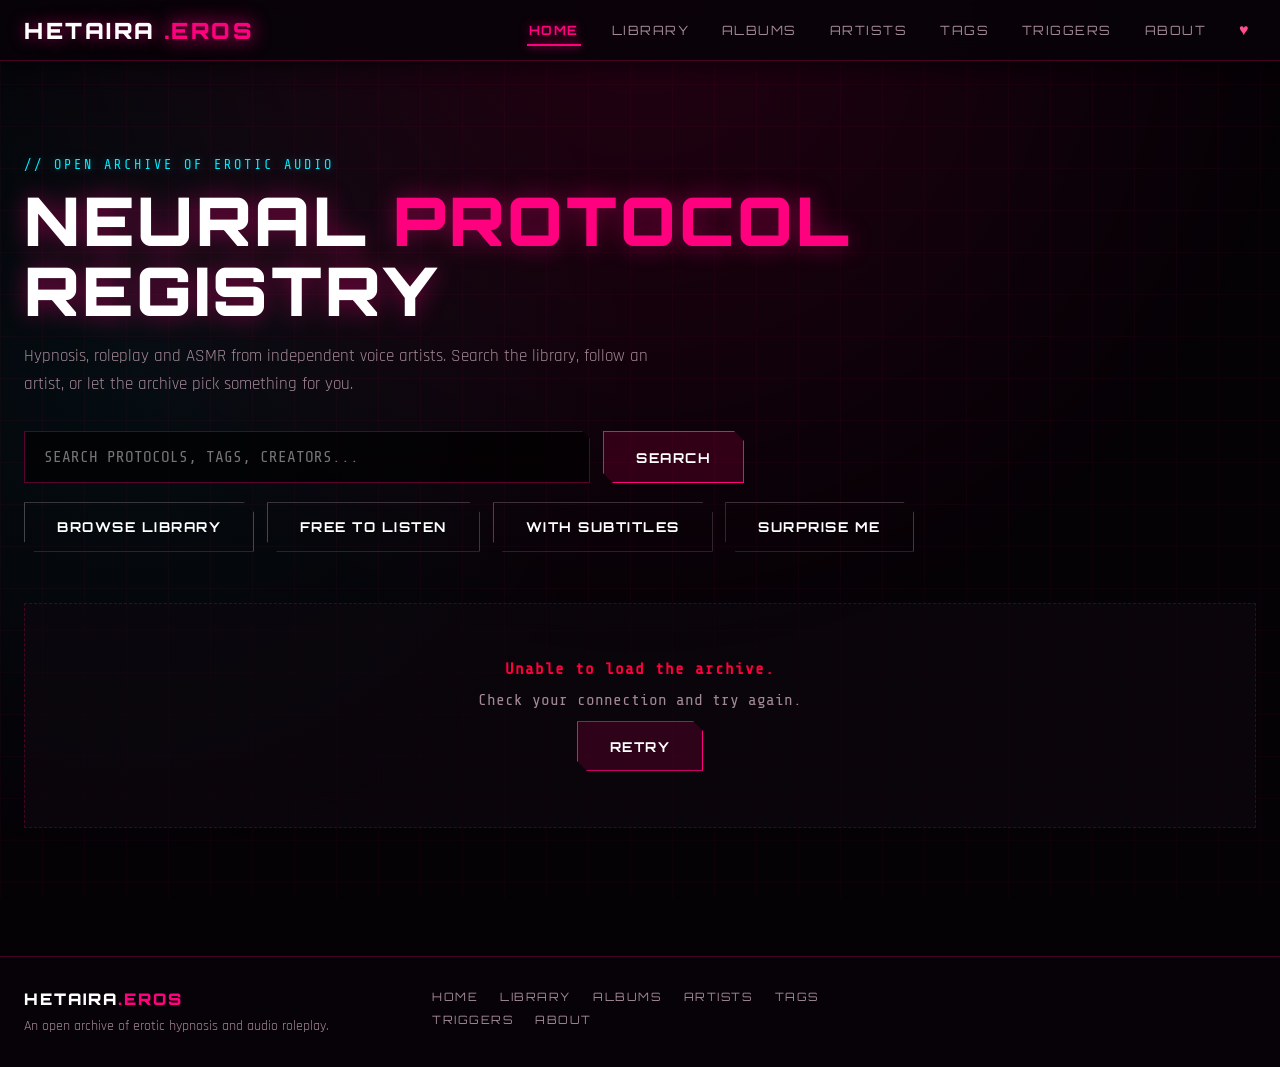
<file: index.html>
<!DOCTYPE html>
<html lang="en">
<head>
  <meta charset="UTF-8">
  <meta name="viewport" content="width=device-width, initial-scale=1.0">
  <meta name="theme-color" content="#060308">
  <link rel="preconnect" href="https://fonts.googleapis.com">
  <link rel="preconnect" href="https://fonts.gstatic.com" crossorigin>
  <link href="https://fonts.googleapis.com/css2?family=Orbitron:wght@500;700;900&family=Rajdhani:wght@500;600;700&family=Share+Tech+Mono&display=swap" rel="stylesheet">
  <link rel="stylesheet" href="stylesheet.css">
  <title>HETAIRA.EROS // Erotic audio archive</title>
  <meta name="description" content="An open archive of erotic hypnosis and audio roleplay: browse by artist, album, tag and trigger.">
  <meta property="og:title" content="HETAIRA.EROS">
  <meta property="og:description" content="An open archive of erotic hypnosis and audio roleplay.">
</head>
<body data-nav="home">
  <div class="container">
    <section class="hero">
      <div class="hero-eyebrow">// OPEN ARCHIVE OF EROTIC AUDIO</div>
      <h1>Neural <span>Protocol</span><br>Registry</h1>
      <p>Hypnosis, roleplay and ASMR from independent voice artists. Search the library, follow an artist, or let the archive pick something for you.</p>
      <form class="hero-search" action="library.html" role="search">
        <input class="search-input" type="search" name="q" placeholder="SEARCH PROTOCOLS, TAGS, CREATORS..." autocomplete="off" aria-label="Search the archive">
        <button class="cyber-btn" type="submit">SEARCH</button>
      </form>
      <div class="hero-actions">
        <a class="cyber-btn btn-ghost" href="library.html">BROWSE LIBRARY</a>
        <a class="cyber-btn btn-ghost" href="library.html?tier=FREE">FREE TO LISTEN</a>
        <a class="cyber-btn btn-ghost" href="library.html?cc=1">WITH SUBTITLES</a>
        <button class="cyber-btn btn-ghost" type="button" id="surprise">SURPRISE ME</button>
      </div>
      <div class="stat-row" id="statRow"></div>
    </section>

    <div id="homeSections"><div class="rail"><div class="cyber-card skeleton"><div class="sk-cover"></div><div class="sk-line"></div><div class="sk-line short"></div></div><div class="cyber-card skeleton"><div class="sk-cover"></div><div class="sk-line"></div><div class="sk-line short"></div></div><div class="cyber-card skeleton"><div class="sk-cover"></div><div class="sk-line"></div><div class="sk-line short"></div></div><div class="cyber-card skeleton"><div class="sk-cover"></div><div class="sk-line"></div><div class="sk-line short"></div></div></div></div>
  </div>
  <script src="config.js"></script>
  <script src="common.js"></script>
  <script src="listing.js"></script>
  <script>
    const { esc } = H;
    const section = (title, link, inner) => `
      <div class="section-head"><h2>${title}</h2>${link ? `<a href="${link[0]}">${link[1]} &rarr;</a>` : ''}</div>${inner}`;
    const rail = (cards, cls = '') => `<div class="rail ${cls}">${cards.join('')}</div>`;
    const shuffle = a => { a = [...a]; for (let i = a.length - 1; i > 0; i--) { const j = Math.floor(Math.random() * (i + 1)); [a[i], a[j]] = [a[j], a[i]]; } return a; };

    document.addEventListener('DOMContentLoaded', async () => {
      const root = H.$('#homeSections');
      try {
        const [cat, albums] = await Promise.all([H.loadCatalog(), H.albumIndex().catch(() => [])]);
        const items = cat.items;
        const playable = items.filter(r => r.audio);

        // numbers
        const tagCounts = new Map(), trigCounts = new Map(), artistCounts = new Map();
        for (const r of items) {
          new Set([r.tag, ...r.tags].filter(Boolean)).forEach(t => tagCounts.set(t, (tagCounts.get(t) || 0) + 1));
          r.triggers.forEach(t => trigCounts.set(t, (trigCounts.get(t) || 0) + 1));
          r.artistUuids.forEach(u => artistCounts.set(u, (artistCounts.get(u) || 0) + 1));
        }
        const top = (m, n) => [...m.entries()].sort((a, b) => b[1] - a[1] || a[0].localeCompare(b[0])).slice(0, n);
        const tile = (n, l) => `<div class="stat-tile"><b>${n}</b><span>${l}</span></div>`;
        H.$('#statRow').innerHTML = tile(items.length, 'protocols') + tile(artistCounts.size, 'artists') + tile(albums.length, 'albums') + tile(tagCounts.size, 'tags') +
          tile(items.filter(r => r.audio && r.vtt).length, 'with subtitles');

        let html = '';
        const recent = H.recent.list().map(u => cat.byUuid.get(u)).filter(Boolean).slice(0, 12);
        if (recent.length) html += section('Continue <span>listening</span>', null, rail(recent.map(r => H.recordCard(r))));
        html += section('Latest <span>releases</span>', ['library.html', 'View all'], rail([...items].sort(H.sorters.newest).slice(0, 12).map(r => H.recordCard(r))));
        if (albums.length) html += section('<span>Albums</span>', ['albums.html', 'All albums'], rail(albums.slice(0, 14).map(H.albumCard), 'albums'));
        const withCc = shuffle(items.filter(r => r.audio && r.vtt)).slice(0, 10);
        if (withCc.length) html += section('Listen <span>along</span> · synced subtitles', ['library.html?cc=1', 'All with subtitles'], rail(withCc.map(r => H.recordCard(r))));
        html += section('Popular <span>tags</span>', ['tags.html', 'All tags'], `<div class="chips">${top(tagCounts, 20).map(([t, n]) => `<a class="chip" href="${H.tagUrl(t)}">#${esc(t)} <b>${n}</b></a>`).join('')}</div>`);
        if (trigCounts.size) html += section('<span>Triggers</span>', ['triggers.html', 'All triggers'], `<div class="chips">${top(trigCounts, 14).map(([t, n]) => `<a class="chip trigger" href="${H.triggerUrl(t)}">⚡${esc(t)} <b>${n}</b></a>`).join('')}</div>`);
        const artists = cat.artists.filter(a => artistCounts.get(a.uuid)).sort((a, b) => artistCounts.get(b.uuid) - artistCounts.get(a.uuid));
        if (artists.length) html += section('<span>Artists</span>', ['artists.html', 'All artists'], rail(artists.map(a => H.artistCard(a, artistCounts.get(a.uuid))), 'artists'));
        const free = shuffle(playable.filter(r => r._free)).slice(0, 10);
        if (free.length) html += section('Free <span>to listen</span>', ['library.html?tier=FREE', 'All free'], rail(free.map(r => H.recordCard(r))));
        root.innerHTML = html;

        H.$('#surprise').addEventListener('click', () => {
          const pick = playable[Math.floor(Math.random() * playable.length)];
          if (pick) location.href = H.detailUrl(pick); else H.toast('Nothing playable yet');
        });
      } catch (err) {
        console.error(err);
        root.innerHTML = H.errorBox('Unable to load the archive.', 'Check your connection and try again.');
      }
    });
  </script>
</body>
</html>
</file>
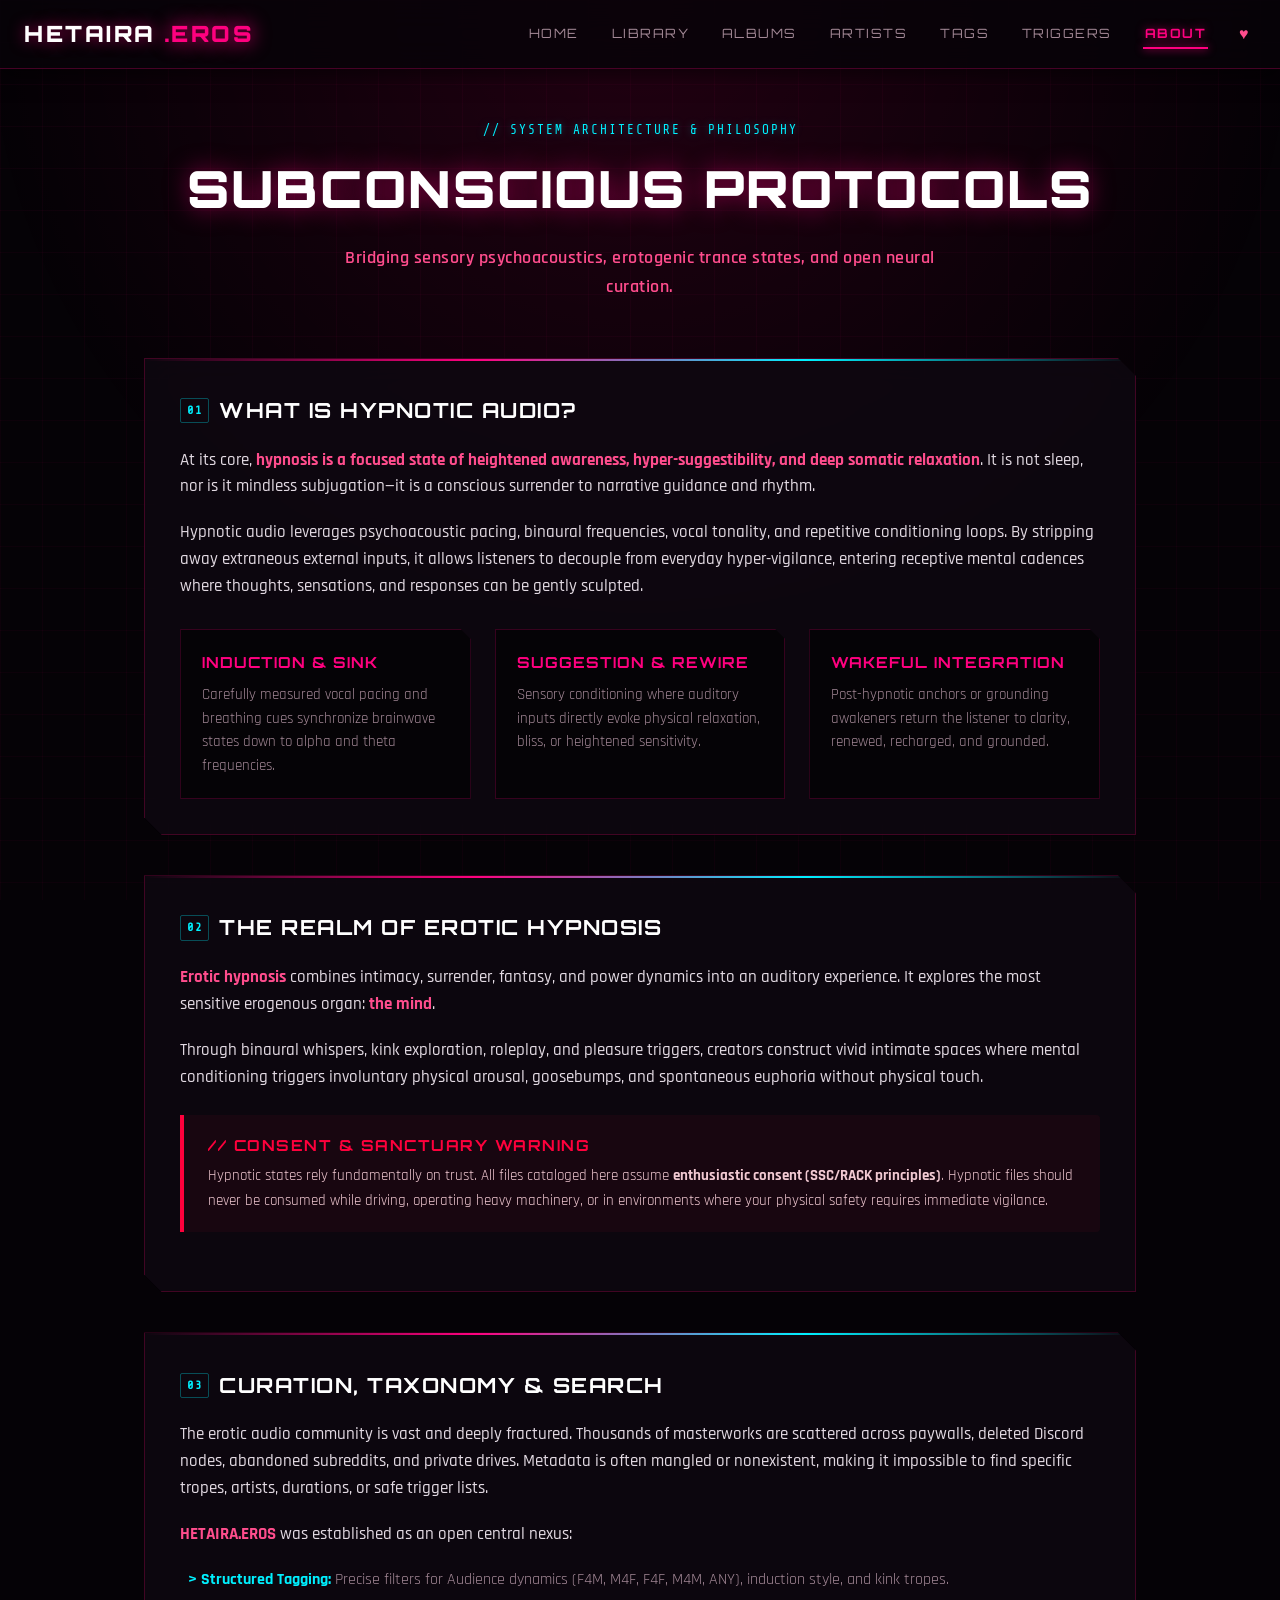
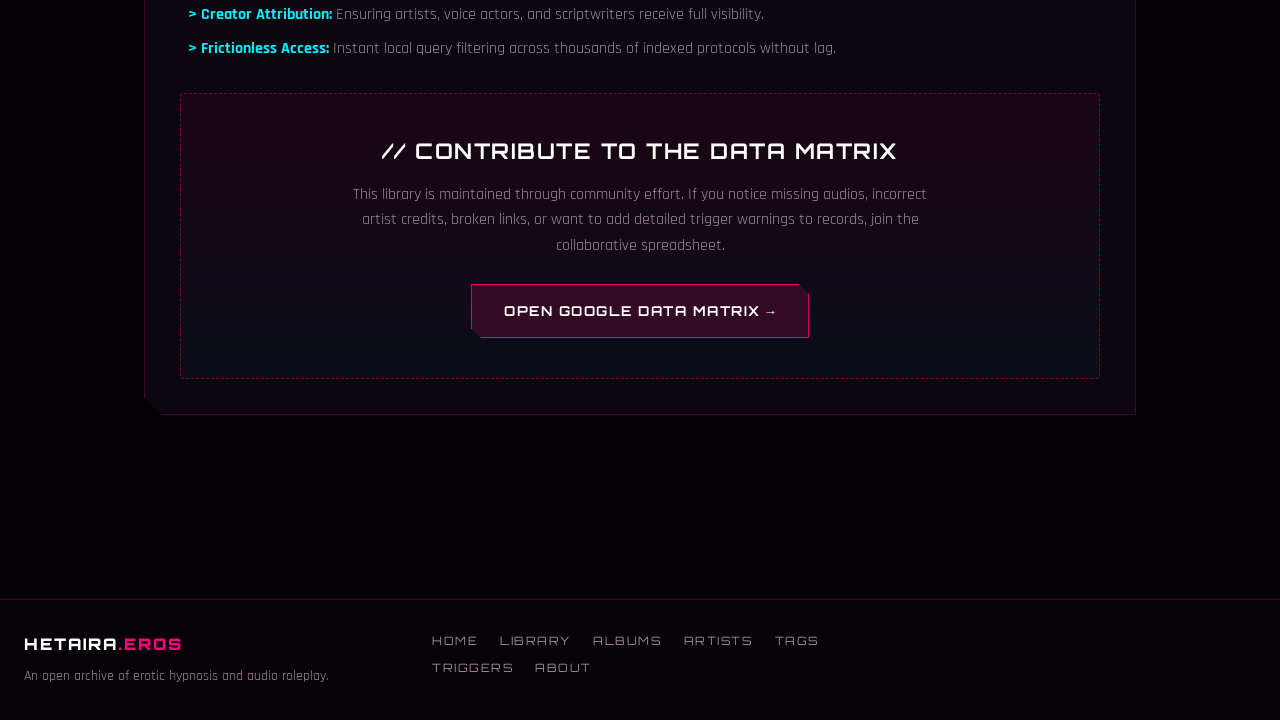
<file: about.html>
<!DOCTYPE html>
<html lang="en">
<head>
  <meta charset="UTF-8">
  <meta name="viewport" content="width=device-width, initial-scale=1.0">
  <meta name="theme-color" content="#060308">
  <title>ABOUT // HETAIRA.EROS ARCHIVE PROTOCOLS</title>
  <meta name="description" content="What the archive is, how it works and how to contribute.">
  
  <link rel="preconnect" href="https://fonts.googleapis.com">
  <link rel="preconnect" href="https://fonts.gstatic.com" crossorigin>
  <link href="https://fonts.googleapis.com/css2?family=Orbitron:wght@500;700;900&family=Rajdhani:wght@500;600;700&family=Share+Tech+Mono&display=swap" rel="stylesheet">

  
  <link rel="stylesheet" href="stylesheet.css">
  <style>
    body {
      background-color: var(--bg);
      color: var(--text-main);
      font-family: var(--font-body);
      min-height: 100vh;
      position: relative;
      overflow-x: hidden;
      line-height: 1.6;
    }
    
    body::before {
      content: "";
      position: fixed;
      inset: 0;
      background-image: radial-gradient(circle at 50% 0%, rgba(255, 0, 110, 0.12) 0%, transparent 60%), linear-gradient(to right, rgba(255, 0, 127, 0.035) 1px, transparent 1px), linear-gradient(to bottom, rgba(255, 0, 127, 0.035) 1px, transparent 1px);
      background-size: 100% 100%, 42px 42px, 42px 42px;
      pointer-events: none;
      z-index: 0;
    }
    
    .container {
      position: relative;
      z-index: 1;
      max-width: 1040px;
      margin: 0 auto;
      padding: 3rem 1.5rem 6rem;
    }
    
    .section-title {
      font-family: var(--font-display);
      font-size: 1.3rem;
      font-weight: 700;
      color: #fff;
      letter-spacing: 1.5px;
      margin-bottom: 1.2rem;
      display: flex;
      align-items: center;
      gap: 10px;
    }
    
    @media (max-width: 820px) {
      .nav-container {
        flex-direction: column;
        gap: 1rem;
        padding: 1rem;
      }
    }
  </style>
</head>
<body data-nav="about">

  <main class="container">
    
    <!-- Hero / Title -->
    <header class="about-header">
      <div class="header-badge">// SYSTEM ARCHITECTURE & PHILOSOPHY</div>
      <h1 class="header-title">SUBCONSCIOUS PROTOCOLS</h1>
      <p class="header-subtitle">
        Bridging sensory psychoacoustics, erotogenic trance states, and open neural curation.
      </p>
    </header>

    <!-- 01: The Nature of Hypnosis & Audio Induction -->
    <section class="manifesto-section">
      <h2 class="section-title">
        <span class="tag">01</span> WHAT IS HYPNOTIC AUDIO?
      </h2>
      <p class="manifesto-text">
        At its core, <strong>hypnosis is a focused state of heightened awareness, hyper-suggestibility, and deep somatic relaxation</strong>. It is not sleep, nor is it mindless subjugation—it is a conscious surrender to narrative guidance and rhythm.
      </p>
      <p class="manifesto-text">
        Hypnotic audio leverages psychoacoustic pacing, binaural frequencies, vocal tonality, and repetitive conditioning loops. By stripping away extraneous external inputs, it allows listeners to decouple from everyday hyper-vigilance, entering receptive mental cadences where thoughts, sensations, and responses can be gently sculpted.
      </p>

      <div class="pillar-grid">
        <div class="pillar-card">
          <h3>INDUCTION & SINK</h3>
          <p>Carefully measured vocal pacing and breathing cues synchronize brainwave states down to alpha and theta frequencies.</p>
        </div>
        <div class="pillar-card">
          <h3>SUGGESTION & REWIRE</h3>
          <p>Sensory conditioning where auditory inputs directly evoke physical relaxation, bliss, or heightened sensitivity.</p>
        </div>
        <div class="pillar-card">
          <h3>WAKEFUL INTEGRATION</h3>
          <p>Post-hypnotic anchors or grounding awakeners return the listener to clarity, renewed, recharged, and grounded.</p>
        </div>
      </div>
    </section>

    <!-- 02: Erotic Hypnosis & Mind Play -->
    <section class="manifesto-section">
      <h2 class="section-title">
        <span class="tag">02</span> THE REALM OF EROTIC HYPNOSIS
      </h2>
      <p class="manifesto-text">
        <strong>Erotic hypnosis</strong> combines intimacy, surrender, fantasy, and power dynamics into an auditory experience. It explores the most sensitive erogenous organ: <strong>the mind</strong>.
      </p>
      <p class="manifesto-text">
        Through binaural whispers, kink exploration, roleplay, and pleasure triggers, creators construct vivid intimate spaces where mental conditioning triggers involuntary physical arousal, goosebumps, and spontaneous euphoria without physical touch.
      </p>

      <div class="safety-box">
        <h4>// CONSENT & SANCTUARY WARNING</h4>
        <p>
          Hypnotic states rely fundamentally on trust. All files cataloged here assume <strong>enthusiastic consent (SSC/RACK principles)</strong>. Hypnotic files should never be consumed while driving, operating heavy machinery, or in environments where your physical safety requires immediate vigilance.
        </p>
      </div>
    </section>

    <!-- 03: Why this Archive Exists -->
    <section class="manifesto-section">
      <h2 class="section-title">
        <span class="tag">03</span> CURATION, TAXONOMY & SEARCH
      </h2>
      <p class="manifesto-text">
        The erotic audio community is vast and deeply fractured. Thousands of masterworks are scattered across paywalls, deleted Discord nodes, abandoned subreddits, and private drives. Metadata is often mangled or nonexistent, making it impossible to find specific tropes, artists, durations, or safe trigger lists.
      </p>
      <p class="manifesto-text">
        <strong>HETAIRA.EROS</strong> was established as an open central nexus:
      </p>
      <ul style="list-style: none; padding-left: 0.5rem; color: var(--text-muted); font-size: 0.98rem; display: flex; flex-direction: column; gap: 0.6rem;">
        <li><strong style="color:var(--cyber-cyan);">&gt; Structured Tagging:</strong> Precise filters for Audience dynamics (F4M, M4F, F4F, M4M, ANY), induction style, and kink tropes.</li>
        <li><strong style="color:var(--cyber-cyan);">&gt; Creator Attribution:</strong> Ensuring artists, voice actors, and scriptwriters receive full visibility.</li>
        <li><strong style="color:var(--cyber-cyan);">&gt; Frictionless Access:</strong> Instant local query filtering across thousands of indexed protocols without lag.</li>
      </ul>

      <!-- Contribution Call -->
      <div class="contribution-box">
        <h3 class="contrib-title">// CONTRIBUTE TO THE DATA MATRIX</h3>
        <p class="contrib-desc">
          This library is maintained through community effort. If you notice missing audios, incorrect artist credits, broken links, or want to add detailed trigger warnings to records, join the collaborative spreadsheet.
        </p>
        <a href="https://docs.google.com/spreadsheets/d/1Rjna5Z7m_To7CYBQjItCk1os1DwcupwoTOn9CGrB0u8/edit" 
           target="_blank" 
           rel="noopener noreferrer" 
           class="cyber-btn">
          OPEN GOOGLE DATA MATRIX &rarr;
        </a>
      </div>
    </section>

  </main>

  <script>
    console.log("Hypnosis Archive Manifesto loaded. Stay safe and stay curious.");
  </script>
<script src="config.js"></script>
  <script src="common.js"></script>
</body>
</html>
</file>
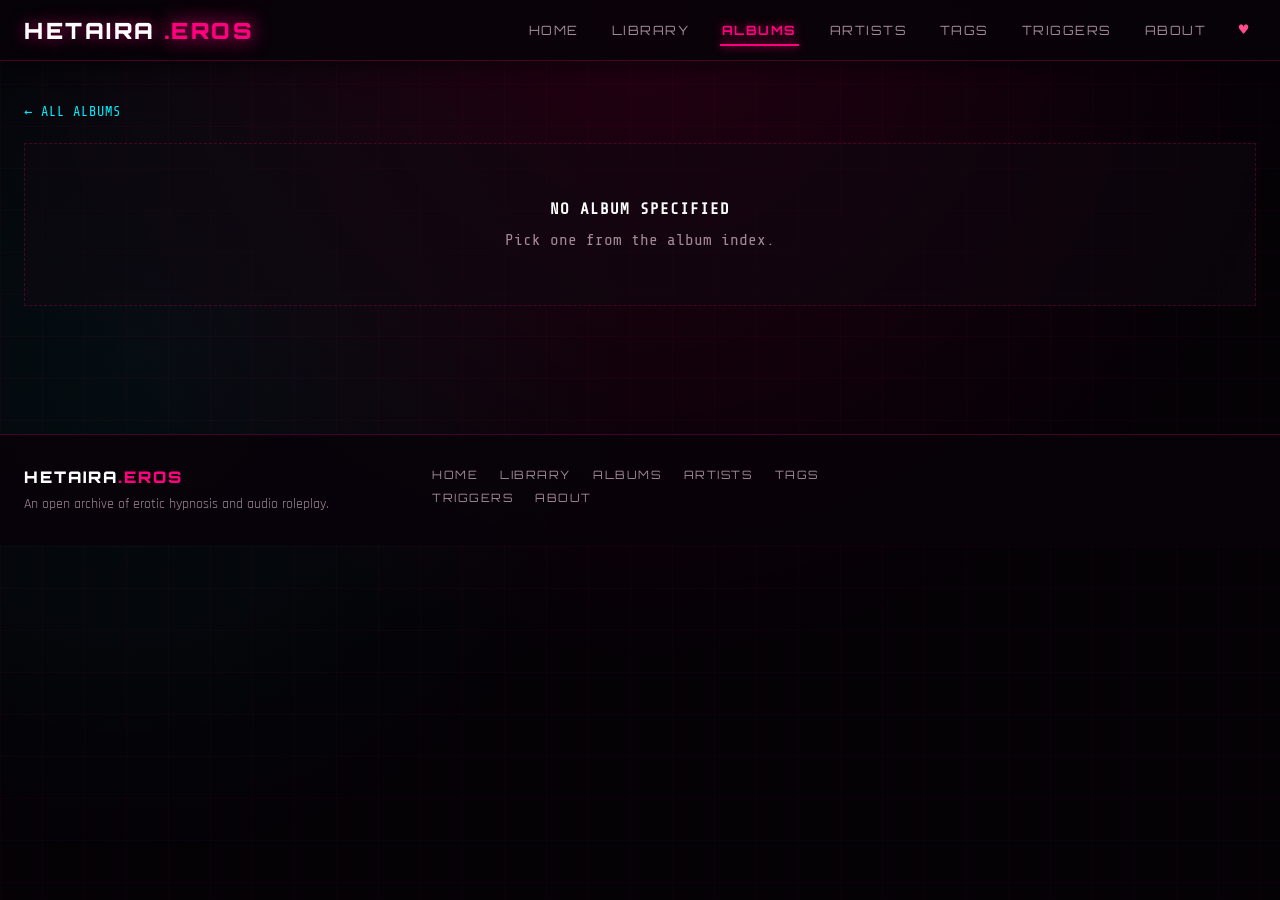
<file: album.html>
<!DOCTYPE html>
<html lang="en">
<head>
  <meta charset="UTF-8">
  <meta name="viewport" content="width=device-width, initial-scale=1.0">
  <meta name="theme-color" content="#060308">
  <link rel="preconnect" href="https://fonts.googleapis.com">
  <link rel="preconnect" href="https://fonts.gstatic.com" crossorigin>
  <link href="https://fonts.googleapis.com/css2?family=Orbitron:wght@500;700;900&family=Rajdhani:wght@500;600;700&family=Share+Tech+Mono&display=swap" rel="stylesheet">
  <link rel="stylesheet" href="stylesheet.css">
  <title>Album // HETAIRA.EROS</title>
  <style>
    .album-hero { display: grid; grid-template-columns: 280px 1fr; gap: 2rem; align-items: end; margin-bottom: 2rem; }
    .album-hero .album-art { aspect-ratio: 1; background: #0d0610; border: 1px solid var(--card-border); overflow: hidden; position: relative; clip-path: polygon(0 0, calc(100% - 18px) 0, 100% 18px, 100% 100%, 0 100%); }
    .album-hero .album-art img { width: 100%; height: 100%; object-fit: cover; }
    .album-hero h1 { font-family: var(--font-display); font-size: clamp(1.6rem, 4vw, 2.6rem); letter-spacing: 2px; color: #fff; text-transform: uppercase; text-shadow: 0 0 20px rgba(255, 0, 127, .4); line-height: 1.15; margin: .4rem 0 .8rem; }
    .album-hero .by { color: var(--text-muted); } .album-hero .by a { color: var(--blush-glow); text-decoration: none; font-weight: 600; } .album-hero .by a:hover { text-decoration: underline; }
    .album-meta { font-family: var(--font-mono); font-size: .8rem; color: var(--cyber-cyan); letter-spacing: 1px; margin: .8rem 0 1.2rem; }
    @media (max-width: 700px) { .album-hero { grid-template-columns: 1fr; } .album-hero .album-art { max-width: 280px; } }
  </style>
</head>
<body data-nav="albums">
  <div class="container" id="mainContainer">
    <a href="albums.html" class="back-nav">&larr; ALL ALBUMS</a>
    <div id="albumBody"><div class="state-box">LOADING ALBUM...</div></div>
  </div>
  <script src="config.js"></script>
  <script src="common.js"></script>
  <script src="listing.js"></script>
  <script>
    const { esc } = H;
    document.addEventListener('DOMContentLoaded', async () => {
      const box = H.$('#albumBody');
      const slug = H.q('album');
      if (!slug) { box.innerHTML = H.emptyBox('NO ALBUM SPECIFIED', 'Pick one from the album index.'); return; }
      try {
        const cat = await H.loadCatalog();
        let album;
        try { album = await H.albumFile(slug); } catch (e) { box.innerHTML = H.emptyBox('ALBUM NOT FOUND', 'It may have been renamed or removed.'); return; }
        const rows = album.tracks.map(t => ({ t, r: cat.byUuid.get(t.uuid) })).filter(x => x.r && (!x.r.status || x.r.status === 'ACTIVE'));
        const artist = cat.artistByUuid.get(album.artistUuid);
        const total = rows.reduce((s, x) => s + (x.r.dur || 0), 0);
        const playable = rows.find(x => x.r.audio);
        document.title = album.title + ' // HETAIRA.EROS';
        box.innerHTML = `
          <div class="album-hero">
            <div class="album-art">${H.coverImg({ artistUuid: album.artistUuid, cover: album.cover }, '', album.title)}</div>
            <div>
              <div class="hero-eyebrow">// ALBUM</div>
              <h1>${esc(album.title)}</h1>
              <div class="by">By ${artist ? `<a href="${H.artistUrl(artist)}">${esc(artist.name)}</a>` : esc(album.artist)}</div>
              <div class="album-meta">${H.plural(rows.length, 'track')}${total ? ' · ' + H.fmtDur(total) : ''}${album.releaseDate ? ' · ' + esc(album.releaseDate.slice(0, 4)) : ''}</div>
              <div class="hero-actions">
                ${playable ? `<a class="cyber-btn" href="${H.detailUrl(playable.r)}">&#9654; START LISTENING</a>` : ''}
                <button type="button" class="cyber-btn btn-ghost" id="shareBtn">COPY LINK</button>
              </div>
            </div>
          </div>
          <ol class="tracklist">${rows.map(({ t, r }, i) => `
            <li><span class="n">${t.track || i + 1}</span>
              <a class="t" href="${H.detailUrl(r)}">${esc(r.title)}${r.variant && r.variant !== 'ORIGINAL' ? ` <small>[${esc(r.variant)}]</small>` : ''}</a>
              <span class="vt">${r.audio && r.vtt ? 'CC' : ''}</span><span class="d">${r.dur ? H.fmtDur(r.dur) : ''}</span></li>`).join('')}</ol>`;
        H.$('#shareBtn').addEventListener('click', () => (navigator.clipboard ? navigator.clipboard.writeText(location.href).then(() => H.toast('Link copied'), () => H.toast('Copy not available')) : H.toast('Copy not available')));
      } catch (err) { console.error(err); box.innerHTML = H.errorBox('Unable to load this album.'); }
    });
  </script>
</body>
</html>
</file>
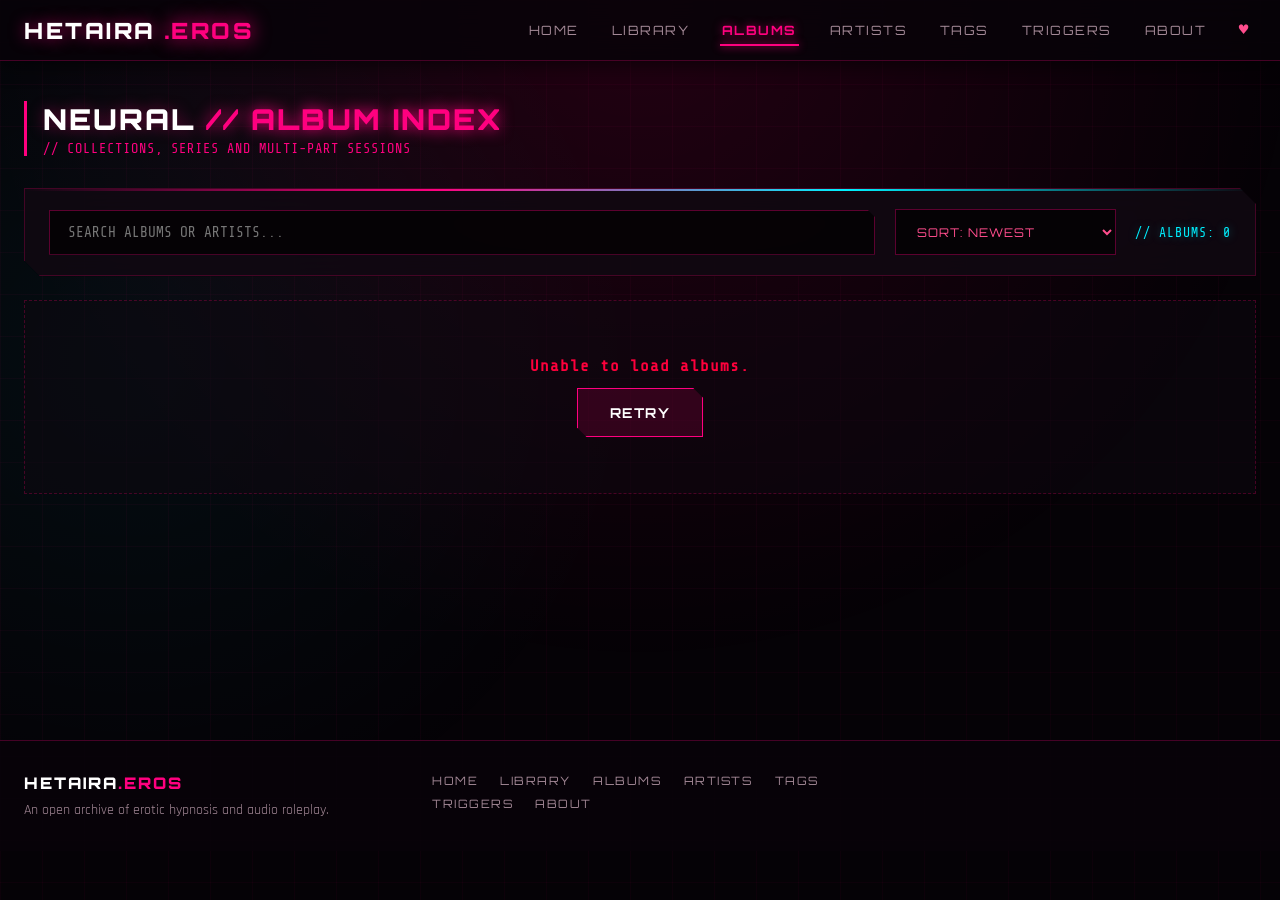
<file: albums.html>
<!DOCTYPE html>
<html lang="en">
<head>
  <meta charset="UTF-8">
  <meta name="viewport" content="width=device-width, initial-scale=1.0">
  <meta name="theme-color" content="#060308">
  <link rel="preconnect" href="https://fonts.googleapis.com">
  <link rel="preconnect" href="https://fonts.gstatic.com" crossorigin>
  <link href="https://fonts.googleapis.com/css2?family=Orbitron:wght@500;700;900&family=Rajdhani:wght@500;600;700&family=Share+Tech+Mono&display=swap" rel="stylesheet">
  <link rel="stylesheet" href="stylesheet.css">
  <title>Albums // HETAIRA.EROS</title>
  <meta name="description" content="Collections and series from the archive's artists.">
</head>
<body data-nav="albums">
  <div class="container">
    <header class="page-header">
      <h1 class="page-title">NEURAL <span>// ALBUM INDEX</span></h1>
      <p class="page-subtitle">// COLLECTIONS, SERIES AND MULTI-PART SESSIONS</p>
    </header>
    <div class="filter-bar">
      <div class="search-input-wrap">
        <input type="search" id="searchInput" class="search-input" placeholder="SEARCH ALBUMS OR ARTISTS..." autocomplete="off" aria-label="Search albums">
      </div>
      <div class="filter-dropdowns">
        <select id="sortSelect" class="cyber-select" aria-label="Sort albums">
          <option value="NEW">SORT: NEWEST</option><option value="COUNT_DESC">SORT: MOST TRACKS</option>
          <option value="NAME_ASC">SORT: TITLE (A-Z)</option><option value="NAME_DESC">SORT: TITLE (Z-A)</option>
        </select>
      </div>
      <div class="count-indicator" id="resultsCount">// ALBUMS: 0</div>
    </div>
    <main class="albums-grid" id="albumsGrid"></main>
    <div id="scrollTrigger"></div>
  </div>
  <script src="config.js"></script>
  <script src="common.js"></script>
  <script src="listing.js"></script>
  <script>
    document.addEventListener('DOMContentLoaded', async () => {
      const grid = H.$('#albumsGrid'), sentinel = H.$('#scrollTrigger');
      try {
        await H.loadCatalog();                       // also warms the version/cache for the pages that follow
        const albums = await H.albumIndex();
        H.listPage({
          items: albums, gridEl: grid, sentinel, searchEl: H.$('#searchInput'), sortEl: H.$('#sortSelect'), countEl: H.$('#resultsCount'), countLabel: 'ALBUMS',
          text: a => a.title + ' ' + a.artist, render: H.albumCard, size: 24, empty: 'No albums yet.', end: '// END OF ALBUMS',
          sorters: {
            NEW: (a, b) => String(b.releaseDate).localeCompare(String(a.releaseDate)) || a.title.localeCompare(b.title),
            COUNT_DESC: (a, b) => b.count - a.count || a.title.localeCompare(b.title),
            NAME_ASC: (a, b) => a.title.localeCompare(b.title), NAME_DESC: (a, b) => b.title.localeCompare(a.title)
          }
        });
      } catch (err) { console.error(err); grid.innerHTML = H.errorBox('Unable to load albums.'); }
    });
  </script>
</body>
</html>
</file>
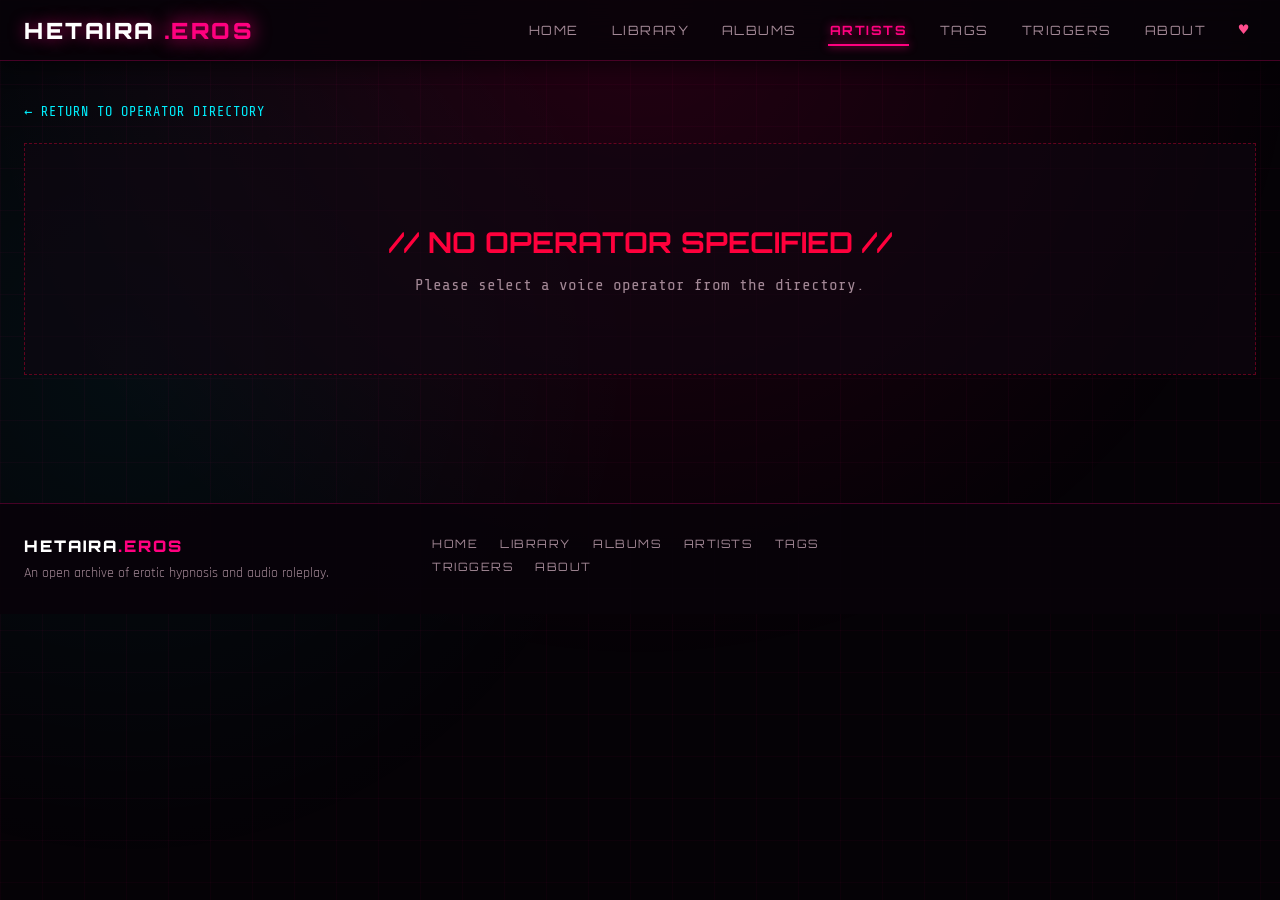
<file: artist.html>
<!DOCTYPE html>
<html lang="en">
<head>
  <meta charset="UTF-8">
  <meta name="viewport" content="width=device-width, initial-scale=1.0">
  <meta name="theme-color" content="#060308">
  <title>HETAIRA.EROS // OPERATOR PROFILE</title>
  
  <link rel="preconnect" href="https://fonts.googleapis.com">
  <link rel="preconnect" href="https://fonts.gstatic.com" crossorigin>
  <link href="https://fonts.googleapis.com/css2?family=Orbitron:wght@500;700;900&family=Rajdhani:wght@500;600;700&family=Share+Tech+Mono&display=swap" rel="stylesheet">

  
  <link rel="stylesheet" href="stylesheet.css">
</head>
<body data-nav="artists">

  <div class="container" id="mainContainer">
    <a href="artists.html" class="back-nav">&larr; RETURN TO OPERATOR DIRECTORY</a>

    <!-- Hero Dossier Banner -->
    <header class="dossier-hero">
      <div class="artist-avatar" id="artistAvatar"></div>
      <div class="hero-topline">
        <span class="artist-hex-id" id="artistHexIndicator">// OPERATOR_RECORD</span>
        <div class="system-status">
          <span class="pulse-pip"></span>
          OPERATOR DOSSIER ACTIVE
        </div>
      </div>

      <h1 class="artist-main-title">
        <span id="targetArtistName">OPERATOR</span>
      </h1>

      <p class="artist-main-description" id="targetArtistDescription">
        Accessing operator neural telemetry and audio attribution files...
      </p>

      <div class="aliases-list" id="artistAliases"></div>
      <div id="artistExternalUplink"></div>

      <!-- Dynamic Telemetry Stat HUD -->
      <div class="telemetry-grid">
        <div class="telemetry-cell">
          <span class="telemetry-label">INDEXED PROTOCOLS</span>
          <span class="telemetry-value cyan" id="statFiles">0</span>
        </div>
        <div class="telemetry-cell">
          <span class="telemetry-label">PRIMARY AUDIENCE</span>
          <span class="telemetry-value pink" id="statAudience">ANY</span>
        </div>
        <div class="telemetry-cell">
          <span class="telemetry-label">SYSTEM DESIGNATION</span>
          <span class="telemetry-value gold" id="statPrefix">EROS-OP</span>
        </div>
        <div class="telemetry-cell">
          <span class="telemetry-label">TOTAL RUNTIME</span>
          <span class="telemetry-value" id="statDuration">--:--</span>
        </div>
      </div>
    </header>

    <!-- Cross-Index Interlock Columns -->
    <section class="correlation-layout">
      <!-- Associated Tags -->
      <div class="correlation-card">
        <div class="correlation-header">
          <h2 class="correlation-title"><span>✦</span> ASSOCIATED TAGS</h2>
          <span class="correlation-meta" id="tagsCountMeta">0 IDENTIFIED</span>
        </div>
        <div class="pill-matrix" id="assoTagsContainer"></div>
      </div>

      <!-- Co-Occurring Triggers -->
      <div class="correlation-card">
        <div class="correlation-header">
          <h2 class="correlation-title"><span>⚡</span> CO-OCCURRING TRIGGERS</h2>
          <span class="correlation-meta" id="triggersCountMeta">0 INTERLOCKED</span>
        </div>
        <div class="pill-matrix" id="associatedTriggersContainer"></div>
      </div>
    </section>

    <section id="albumsSection" hidden>
      <div class="section-head"><h2>ALBUMS <span>&amp; SERIES</span></h2></div>
      <div class="rail albums" id="albumsRail"></div>
    </section>

    <!-- Files Section Header -->
    <div class="section-headline">
      <h2 class="section-title">ASSOCIATED <span>PROTOCOLS</span></h2>
      <div style="font-family: var(--font-mono); font-size: 0.85rem; color: var(--cyber-cyan);" id="matchedFilesMeta">
        [MATCHING PROTOCOLS: 0]
      </div>
    </div>

    <!-- Scoped Filter Panel -->
    <div class="filter-bar">
      <div class="search-input-wrap">
        <input type="text" id="searchInput" class="search-input" placeholder="SEARCH WITHIN THIS OPERATOR'S CATALOG..." autocomplete="off">
      </div>
      <div class="filter-dropdowns">
        <select id="audienceFilter" class="cyber-select" aria-label="Filter by Audience">
          <option value="ALL">AUDIENCE: ALL</option>
        </select>

        <select id="tierFilter" class="cyber-select" aria-label="Filter by Tier">
          <option value="ALL">TIER: ALL</option>
          <option value="FREE">FREE ONLY</option>
          <option value="PAID">PAID ONLY</option>
        </select>

        <select id="sortFilter" class="cyber-select" aria-label="Sort">
          <option value="newest">SORT: NEWEST</option><option value="oldest">SORT: OLDEST</option>
          <option value="az">SORT: TITLE A-Z</option><option value="longest">SORT: LONGEST</option>
        </select>
      </div>
      <label class="toggle"><input type="checkbox" id="ccFilter"> SUBTITLES</label>
      <div class="count-indicator" id="resultsCount">// LOADED: 0 RECORDS</div>
    </div>

    <div class="active-chips" id="activeChips"></div>
    <main class="cards-grid" id="cardsGrid"></main>
    <div id="scrollTrigger">// SCROLL FOR MORE PROTOCOLS...</div>
  </div>

  <script src="config.js"></script>
  <script src="common.js"></script>
  <script src="listing.js"></script>
  <script>
    const { esc } = H;
    const $ = id => document.getElementById(id);
    const GENDER = g => (g && g !== 'UNSPECIFIED' ? g : '');   // shown as stored: FEMALE, MALE, NON-BINARY, OTHER

    document.addEventListener('DOMContentLoaded', async () => {
      const want = H.q('a') || H.q('uuid') || H.q('aid') || H.q('artist') || H.q('slug');
      if (!want) return renderError('NO OPERATOR SPECIFIED', 'Please select a voice operator from the directory.');
      try {
        const cat = await H.loadCatalog();
        const artist = cat.artistBySlug.get(want) || cat.artistByUuid.get(want) || cat.artists.find(a => H.slugify(a.name) === H.slugify(want));
        if (!artist) return renderError('OPERATOR NOT FOUND', 'No profile matches that token in the registry.');
        const rows = cat.items.filter(r => r.artistUuids.includes(artist.uuid));

        header(artist, rows);
        // albums by this artist
        const albums = (await H.albumIndex().catch(() => [])).filter(a => a.artistUuid === artist.uuid);
        if (albums.length) { $('albumsSection').hidden = false; $('albumsRail').innerHTML = albums.map(H.albumCard).join(''); }

        const tags = H.tally(rows, r => [r.tag, ...r.tags].filter(Boolean).map(t => ({ key: H.slugify(t), label: t, href: H.tagUrl(t) })));
        $('tagsCountMeta').textContent = `${tags.length} IDENTIFIED`;
        H.pills($('assoTagsContainer'), tags.slice(0, 30).map(t => ({ ...t, icon: '#' })), 'NO TAGS INDEXED');
        const trigs = H.tally(rows, r => r.triggers.map(t => ({ key: H.slugify(t), label: t, href: H.triggerUrl(t) })));
        $('triggersCountMeta').textContent = `${trigs.length} INTERLOCKED`;
        H.pills($('associatedTriggersContainer'), trigs.map(t => ({ ...t, icon: '⚡', cls: 'trigger-chip' })), 'NO TRIGGERS INDEXED');

        H.recordBrowser({ rows, gridEl: $('cardsGrid'), sentinel: $('scrollTrigger'), searchEl: $('searchInput'), audienceEl: $('audienceFilter'), tierEl: $('tierFilter'), sortEl: $('sortFilter'),
          ccEl: $('ccFilter'), countEl: $('resultsCount'), matchedEl: $('matchedFilesMeta'), persist: true,
          initial: { q: H.q('q'), audience: H.q('audience'), tier: H.q('tier'), sort: H.q('sort'), cc: H.q('cc') }, extraParams: () => ({ a: artist.slug }) });
      } catch (err) { console.error(err); renderError('CRITICAL TELEMETRY READ ERROR', 'Unable to load this operator.'); }
    });

    function renderError(title, desc) {
      $('mainContainer').innerHTML = `<a href="artists.html" class="back-nav">&larr; RETURN TO OPERATOR DIRECTORY</a>
        <div class="empty-dossier"><h2 style="color:var(--crimson-lust); font-family:var(--font-display); font-size:1.8rem; margin-bottom:1rem;">// ${esc(title)} //</h2><p>${esc(desc)}</p></div>`;
    }

    function header(a, rows) {
      document.title = `${a.name} // HETAIRA.EROS`;
      $('targetArtistName').textContent = a.name;
      $('artistAvatar').innerHTML = H.avatarImg(a, 'artist-avatar-img');
      $('targetArtistDescription').innerHTML = (a.description || '').split(/\n{2,}/).filter(Boolean).map(p => `<span class="para">${esc(p.trim()).replace(/\n/g, '<br>')}</span>`).join('')
        || 'Voice operator archived in the Hetaira neural databank.';
      let hash = 0; for (const ch of a.uuid || a.slug) hash = ((hash << 5) - hash + ch.charCodeAt(0)) | 0;
      $('artistHexIndicator').textContent = `// OPERATOR_RECORD [0x${Math.abs(hash).toString(16).padStart(6, '0').slice(0, 6).toUpperCase()}]`;
      const meta = [];
      if (GENDER(a.gender)) meta.push(`<span class="alias-pill">${esc(GENDER(a.gender))}</span>`);
      (a.aliases || []).forEach(x => meta.push(`<span class="alias-pill">aka ${esc(x)}</span>`));
      $('artistAliases').innerHTML = meta.join('');
      $('artistExternalUplink').innerHTML = /^https?:\/\//i.test(a.site || '') ? `<a href="${esc(H.safeUrl(a.site))}" target="_blank" rel="noopener noreferrer" class="cyber-btn btn-ghost" style="margin-top:1rem">VISIT OFFICIAL SITE ↗</a>` : '';
      const t = H.telemetry(rows);
      H.fillTelemetry(t); $('statPrefix').textContent = a.idPrefix || 'EROS-OP';
    }
  </script>
</body>
</html>
</file>
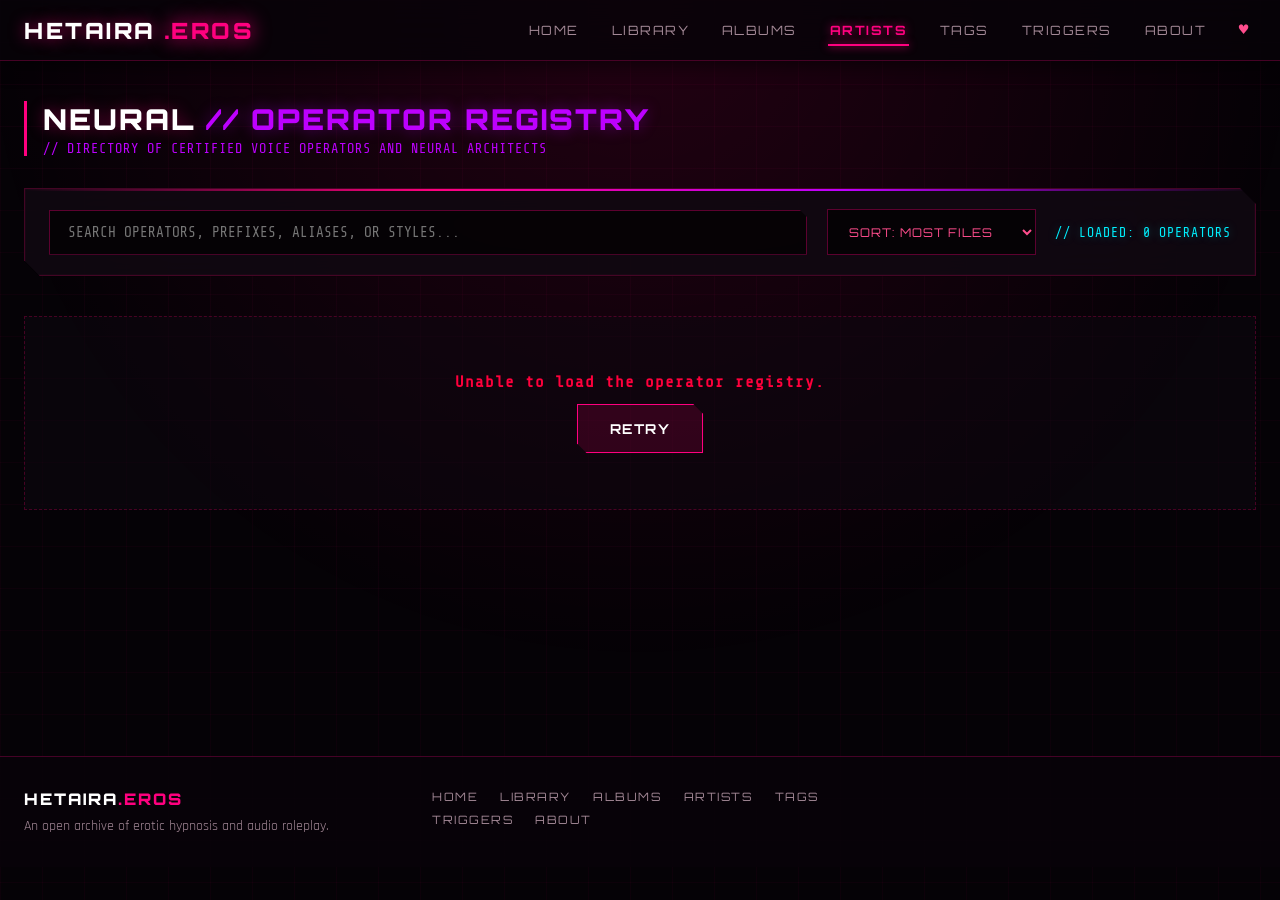
<file: artists.html>
<!doctype html>
<html lang="en">
  <head>
    <meta charset="UTF-8" />
    <meta name="viewport" content="width=device-width, initial-scale=1.0" />
    <title>HETAIRA.EROS // OPERATOR REGISTRY</title>
  <meta name="description" content="Every voice artist in the archive.">

    <link rel="preconnect" href="https://fonts.googleapis.com" />
    <link rel="preconnect" href="https://fonts.gstatic.com" crossorigin />
    <link
      href="https://fonts.googleapis.com/css2?family=Orbitron:wght@500;700;900&family=Rajdhani:wght@500;600;700&family=Share+Tech+Mono&display=swap"
      rel="stylesheet"
    />

    
    <link rel="stylesheet" href="stylesheet.css">
  <style>
    :root {
      --grid-line: rgba( 255, 0, 127, 0.08 );
      --font-display: "Orbitron", monospace, sans-serif;
      --font-body: "Rajdhani", sans-serif;
      --font-mono: "Share Tech Mono", monospace;
    }
    
    body::before {
      content: "";
      position: fixed;
      inset: 0;
      background-image: radial-gradient( circle at 50% 0%, rgba(255, 0, 110, 0.12) 0%, transparent 60% ), linear-gradient( to right, rgba(255, 0, 127, 0.035) 1px, transparent 1px ), linear-gradient( to bottom, rgba(255, 0, 127, 0.035) 1px, transparent 1px );
      background-size: 100% 100%, 42px 42px, 42px 42px;
      pointer-events: none;
      z-index: 0;
    }
    
    .page-title span {
      color: var(--neon-violet);
      text-shadow: 0 0 15px var(--neon-violet-glow);
    }
    
    .page-subtitle {
      font-family: var(--font-mono);
      font-size: 0.85rem;
      color: var(--neon-violet);
      letter-spacing: 1px;
      margin-top: 4px;
    }
    
    .filter-bar {
      background: rgba(16, 9, 18, 0.88);
      backdrop-filter: blur(16px);
      border: 1px solid var(--card-border);
      padding: 1.25rem 1.5rem;
      margin-bottom: 2.5rem;
      display: flex;
      flex-wrap: wrap;
      gap: 1.2rem;
      align-items: center;
      justify-content: space-between;
      clip-path: polygon( 0 0, calc(100% - 16px) 0, 100% 16px, 100% 100%, 16px 100%, 0 calc(100% - 16px) );
      box-shadow: 0 8px 32px rgba(0, 0, 0, 0.6), inset 0 0 1px rgba(255, 0, 127, 0.4);
      position: relative;
    }
    
    .filter-bar::after {
      content: "";
      position: absolute;
      top: 0;
      left: 0;
      width: 100%;
      height: 2px;
      background: linear-gradient( 90deg, transparent, var(--neon-pink), var(--neon-violet), transparent );
    }
    
    .search-input-wrap {
      flex: 1 1 300px;
      position: relative;
    }
    
    .search-input {
      width: 100%;
      background: rgba(0, 0, 0, 0.65);
      border: 1px solid rgba(255, 0, 127, 0.35);
      color: #fff;
      font-family: var(--font-mono);
      font-size: 0.9rem;
      padding: 0.85rem 1.1rem;
      outline: none;
      transition: all 0.25s ease;
      clip-path: polygon( 0 0, calc(100% - 8px) 0, 100% 8px, 100% 100%, 0 100% );
    }
    
    .search-input:focus {
      border-color: var(--neon-pink);
      box-shadow: 0 0 20px rgba(255, 0, 127, 0.35), inset 0 0 8px rgba(255, 0, 127, 0.2);
    }
    
    .cyber-card {
      display: flex;
      flex-direction: column;
      text-decoration: none;
      color: inherit;
      background: var(--card-bg);
      backdrop-filter: blur(14px);
      border: 1px solid var(--card-border);
      clip-path: polygon( 0 0, calc(100% - 18px) 0, 100% 18px, 100% 100%, 18px 100%, 0 calc(100% - 18px) );
      transition: transform 0.35s cubic-bezier(0.165, 0.84, 0.44, 1), border-color 0.35s ease, box-shadow 0.35s ease;
      position: relative;
      cursor: pointer;
      overflow: hidden;
    }
    
    .card-cover-wrapper {
      position: relative;
      width: 100%;
      height: 400px;
      background-color: #0d0610;
      overflow: hidden;
    }
    
    .scanline-overlay {
      position: absolute;
      inset: 0;
      background: linear-gradient(rgba(18, 10, 20, 0) 50%, rgba(0, 0, 0, 0.45) 50%), linear-gradient( 90deg, rgba(255, 0, 0, 0.03), rgba(0, 255, 0, 0.01), rgba(0, 255, 0, 0.03) );
      background-size: 100% 4px, 6px 100%;
      opacity: 0.6;
      pointer-events: none;
      transition: opacity 0.3s ease;
    }
    
    .eq-bar {
      width: 3px;
      height: 4px;
      background-color: var(--cyber-cyan);
      border-radius: 1px;
      transition: height 0.2s ease;
    }
    
    .card-meta {
      display: flex;
      justify-content: space-between;
      align-items: center;
      font-family: var(--font-display);
      font-size: 0.72rem;
      margin-bottom: 0.45rem;
      letter-spacing: 1px;
    }
    
    .card-tag {
      color: var(--cyber-cyan);
      font-family: var(--font-mono);
      opacity: 0.85;
      text-transform: uppercase;
    }
    
    .tag-pill {
      font-family: var(--font-mono);
      font-size: 0.65rem;
      padding: 3px 8px;
      background: rgba(0, 240, 255, 0.06);
      border: 1px solid rgba(0, 240, 255, 0.25);
      color: var(--cyber-cyan);
      border-radius: 2px;
      letter-spacing: 0.5px;
    }
    
    .card-footer {
      border-top: 1px solid rgba(255, 0, 110, 0.2);
      background: rgba(10, 4, 11, 0.9);
      padding: 0.85rem 1.25rem;
      display: grid;
      grid-template-columns: repeat(2, 1fr);
      gap: 0.5rem;
      align-items: center;
      position: relative;
    }
    
    .card-footer::before {
      content: "";
      position: absolute;
      top: -1px;
      left: 20%;
      right: 20%;
      height: 1px;
      background: linear-gradient( 90deg, transparent, var(--neon-pink), transparent );
      opacity: 0.6;
    }
    
    .stat-value {
      font-family: var(--font-mono);
      font-size: 0.8rem;
      color: #fff;
      font-weight: 700;
    }
    
    #scrollTrigger {
      width: 100%;
      height: 70px;
      display: flex;
      align-items: center;
      justify-content: center;
      font-family: var(--font-mono);
      font-size: 0.85rem;
      letter-spacing: 2px;
      color: var(--blush-glow);
      margin-top: 3rem;
      position: relative;
    }
    
    @media (max-width: 820px) {
      .nav-container {
        flex-direction: column;
        gap: 1rem;
        padding: 1rem;
      }
      .filter-bar {
        padding: 1rem;
      }
    }
  </style>
</head>
  <body data-nav="artists">

    <div class="container">
      <header class="page-header">
        <h1 class="page-title">NEURAL <span>// Operator Registry</span></h1>
        <p class="page-subtitle">
          // DIRECTORY OF CERTIFIED VOICE OPERATORS AND NEURAL ARCHITECTS
        </p>
      </header>

      <!-- Filter Panel -->
      <div class="filter-bar">
        <div class="search-input-wrap">
          <input
            type="text"
            id="searchInput"
            class="search-input"
            placeholder="SEARCH OPERATORS, PREFIXES, ALIASES, OR STYLES..."
            autocomplete="off"
          />
        </div>
        <div class="filter-dropdowns">
          <select
            id="sortFilter"
            class="cyber-select"
            aria-label="Sort Operators"
          >
            <option value="COUNT_DESC">SORT: MOST FILES</option>
            <option value="COUNT_ASC">SORT: LEAST FILES</option>
            <option value="NAME_ASC">SORT: NAME (A-Z)</option>
            <option value="NAME_DESC">SORT: NAME (Z-A)</option>
          </select>
        </div>
        <div class="count-indicator" id="resultsCount">
          // LOADED: 0 OPERATORS
        </div>
      </div>

      <!-- Main Artists Grid: 3 per row -->
      <main class="artists-grid" id="artistsGrid"></main>
      <div id="scrollTrigger">// SCANNING ARTIST REGISTRY...</div>
    </div>

    <script src="config.js"></script>
  <script src="common.js"></script>
  <script src="listing.js"></script>
  <script>
    const { esc } = H;
    const GENDER = g => (g && g !== 'UNSPECIFIED' ? g : '');   // shown as stored: FEMALE, MALE, NON-BINARY, OTHER
    document.addEventListener('DOMContentLoaded', async () => {
      const grid = H.$('#artistsGrid'), sentinel = H.$('#scrollTrigger');
      grid.innerHTML = H.skeletons(6);
      try {
        const cat = await H.loadCatalog();
        const stats = new Map(cat.artists.map(a => [a.uuid, { count: 0, tags: new Map(), aud: new Map() }]));
        for (const r of cat.items) for (const u of r.artistUuids) {
          const s = stats.get(u); if (!s) continue;
          s.count++; r.tags.forEach(t => s.tags.set(t, (s.tags.get(t) || 0) + 1)); if (r.audience) s.aud.set(r.audience, (s.aud.get(r.audience) || 0) + 1);
        }
        const top = m => [...m.entries()].sort((a, b) => b[1] - a[1]).map(e => e[0]);
        const items = cat.artists.filter(a => (!a.status || a.status === 'ACTIVE') && stats.get(a.uuid).count).map(a => {
          const s = stats.get(a.uuid);
          return { a, name: a.name, count: s.count, tags: top(s.tags).slice(0, 3), aud: top(s.aud).slice(0, 2).join(' / ') || 'UNIVERSAL',
                   blurb: (a.description || '').split(/\n+/)[0].slice(0, 150) || `Voice operator with ${s.count} archived transmission${s.count === 1 ? '' : 's'}.` };
        });
        H.listPage({
          items, gridEl: grid, sentinel, searchEl: H.$('#searchInput'), sortEl: H.$('#sortFilter'), countEl: H.$('#resultsCount'), countLabel: 'OPERATORS',
          text: i => [i.name, i.a.idPrefix, ...(i.a.aliases || []), ...i.tags, i.blurb].join(' '), empty: 'No operators match your search.', end: '// END OF OPERATOR REGISTRY',
          sorters: { COUNT_DESC: (a, b) => b.count - a.count || a.name.localeCompare(b.name), COUNT_ASC: (a, b) => a.count - b.count || a.name.localeCompare(b.name),
                     NAME_ASC: (a, b) => a.name.localeCompare(b.name), NAME_DESC: (a, b) => b.name.localeCompare(a.name) },
          render: i => `
            <a href="${H.artistUrl(i.a)}" class="cyber-card" aria-label="${esc(i.name)}">
              <div class="card-cover-wrapper">
                ${H.avatarImg(i.a, 'card-cover')}
                <div class="scanline-overlay"></div>
                <div class="floating-badges"><span class="badge-count">FILES: <span>${i.count}</span></span>
                  <div class="audio-eq-bars"><span class="eq-bar"></span><span class="eq-bar"></span><span class="eq-bar"></span><span class="eq-bar"></span></div></div>
              </div>
              <div class="card-body">
                <div class="card-meta"><span class="card-id">${esc(i.a.idPrefix || 'OP')}</span><span class="card-tag">${esc(GENDER(i.a.gender) || 'CREATOR')}</span></div>
                <h2 class="artist-name">${esc(i.name)}</h2>
                <p class="artist-desc">${esc(i.blurb)}</p>
                ${i.tags.length ? `<div class="pills-container">${i.tags.map(t => `<span class="tag-pill">${esc(t)}</span>`).join('')}</div>` : ''}
              </div>
              <footer class="card-footer" style="grid-template-columns:1fr 1fr">
                <div class="footer-stat"><span class="stat-label">TOTAL ARCHIVED</span><span class="stat-value primary">${H.plural(i.count, 'TRANSMISSION')}</span></div>
                <div class="footer-stat"><span class="stat-label">DOMINANT FORMAT</span><span class="stat-value secondary">${esc(i.aud)}</span></div>
              </footer>
            </a>`
        });
      } catch (err) { console.error(err); grid.innerHTML = H.errorBox('Unable to load the operator registry.'); sentinel.textContent = ''; }
    });
  </script>
  </body>
</html>
</file>
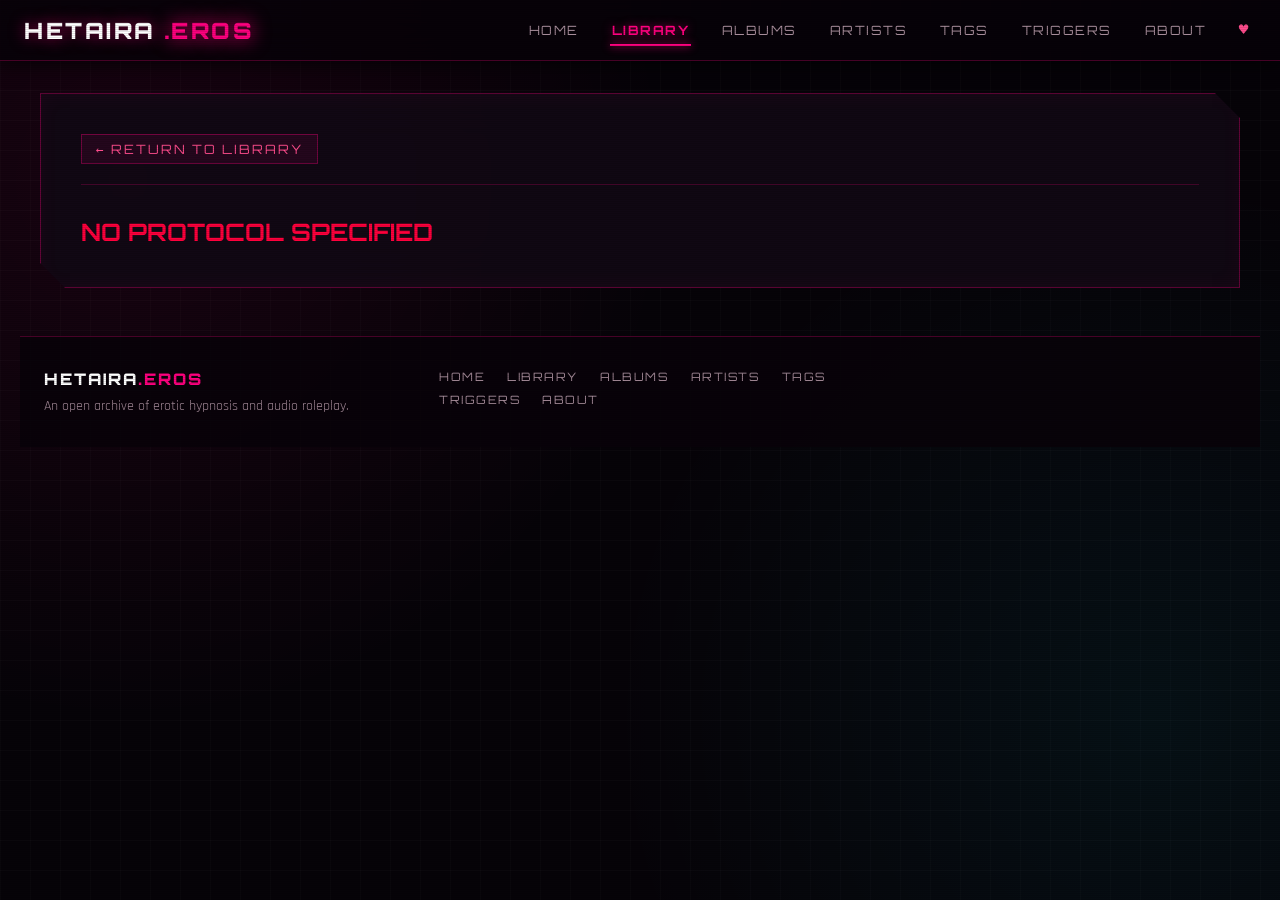
<file: detailed.html>
<!doctype html>
<html lang="en">
  <head>
    <meta charset="UTF-8" />
    <meta name="viewport" content="width=device-width, initial-scale=1.0" />
    <meta name="theme-color" content="#060308" />
    <title>HETAIRA.EROS // DOSSIER HUD</title>

    <link rel="preconnect" href="https://fonts.googleapis.com" />
    <link rel="preconnect" href="https://fonts.gstatic.com" crossorigin />
    <link
      href="https://fonts.googleapis.com/css2?family=Orbitron:wght@500;700;800;900&family=Rajdhani:wght@500;600;700&family=Share+Tech+Mono&display=swap"
      rel="stylesheet"
    />
    <link rel="stylesheet" href="stylesheet.css" />
    <style>
      :root {
        --bg: #060308;
        --card-bg: rgba(18, 9, 21, 0.92);
        --card-sub: rgba(30, 14, 34, 0.65);
        --text-muted: #a68c9a;
        --border-pink: rgba(255, 0, 127, 0.35);
        --border-cyan: rgba(0, 240, 255, 0.35);
      }

      body {
        background-color: var(--bg);
        background-image:
          radial-gradient(
            circle at 10% 20%,
            rgba(255, 0, 127, 0.08) 0%,
            transparent 40%
          ),
          radial-gradient(
            circle at 90% 80%,
            rgba(0, 240, 255, 0.06) 0%,
            transparent 40%
          ),
          linear-gradient(rgba(255, 255, 255, 0.015) 1px, transparent 1px),
          linear-gradient(
            90deg,
            rgba(255, 255, 255, 0.015) 1px,
            transparent 1px
          );
        background-size:
          100% 100%,
          100% 100%,
          30px 30px,
          30px 30px;
        color: var(--text-main);
        font-family: var(--font-body);
        min-height: 100vh;
        padding: 0 1.25rem 2.5rem;
        position: relative;
      }

      body::before {
        content: "";
        position: fixed;
        inset: 0;
        pointer-events: none;
        background: repeating-linear-gradient(
          0deg,
          rgba(0, 0, 0, 0.15),
          rgba(0, 0, 0, 0.15) 1px,
          transparent 1px,
          transparent 2px
        );
        opacity: 0.7;
        z-index: 999;
      }

      .detail-container {
        max-width: 1200px;
        margin: 0 auto;
        background: var(--card-bg);
        border: 1px solid var(--border-pink);
        box-shadow:
          0 0 50px rgba(255, 0, 127, 0.18),
          inset 0 0 20px rgba(255, 0, 127, 0.05);
        padding: 2.5rem;
        backdrop-filter: blur(25px);
        position: relative;
        clip-path: polygon(
          0 0,
          calc(100% - 25px) 0,
          100% 25px,
          100% 100%,
          25px 100%,
          0 calc(100% - 25px)
        );
      }

      .hud-topbar {
        display: flex;
        justify-content: space-between;
        align-items: center;
        border-bottom: 1px solid rgba(255, 0, 127, 0.2);
        padding-bottom: 1.25rem;
        margin-bottom: 2rem;
        flex-wrap: wrap;
        gap: 1rem;
      }

      .back-btn {
        display: inline-flex;
        align-items: center;
        gap: 8px;
        font-family: var(--font-display);
        font-size: 0.8rem;
        color: var(--blush-glow);
        text-decoration: none;
        letter-spacing: 2px;
        transition: all 0.2s ease;
        background: rgba(255, 0, 127, 0.08);
        border: 1px solid var(--border-pink);
        padding: 6px 14px;
      }

      .back-btn:hover {
        color: #fff;
        background: var(--neon-pink);
        box-shadow: 0 0 15px var(--neon-pink);
        transform: translateX(-3px);
      }

      .hud-status-badge {
        font-family: var(--font-mono);
        font-size: 0.75rem;
        letter-spacing: 1.5px;
        color: var(--cyber-cyan);
        display: flex;
        align-items: center;
        gap: 8px;
      }

      .status-dot {
        width: 8px;
        height: 8px;
        background: #00ff66;
        border-radius: 50%;
        box-shadow: 0 0 10px #00ff66;
        animation: pulse 1.6s infinite ease-in-out;
      }

      @keyframes pulse {
        0%,
        100% {
          opacity: 0.4;
          transform: scale(0.9);
        }
        50% {
          opacity: 1;
          transform: scale(1.15);
        }
      }

      .hud-grid {
        display: grid;
        grid-template-columns: 380px 1fr;
        gap: 2.5rem;
      }

      .media-col {
        display: flex;
        flex-direction: column;
        gap: 1.25rem;
      }

      .cover-frame {
        width: 100%;
        height: 380px;
        background: #120715;
        border: 1px solid var(--neon-pink);
        box-shadow: 0 0 25px rgba(255, 0, 127, 0.25);
        position: relative;
        overflow: hidden;
        display: flex;
        align-items: center;
        justify-content: center;
      }

      .cover-img {
        width: 100%;
        height: 100%;
        object-fit: cover;
        transition: transform 0.4s ease;
      }

      .cover-frame:hover .cover-img {
        transform: scale(1.03);
      }

      .tier-overlay {
        position: absolute;
        top: 12px;
        right: 12px;
        background: rgba(0, 0, 0, 0.85);
        border: 1px solid var(--gold-tier);
        color: var(--gold-tier);
        font-family: var(--font-display);
        font-size: 0.7rem;
        padding: 3px 8px;
        letter-spacing: 1.5px;
        z-index: 2;
      }

      .audio-console {
        background: var(--card-sub);
        border: 1px solid var(--border-pink);
        padding: 1.25rem;
        display: flex;
        flex-direction: column;
        gap: 0.9rem;
        position: relative;
      }

      .equalizer-canvas {
        width: 100%;
        height: 52px;
        background: rgba(0, 0, 0, 0.6);
        border: 1px solid rgba(255, 0, 127, 0.2);
      }

      .scrubber-wrap {
        display: flex;
        align-items: center;
        gap: 10px;
        font-family: var(--font-mono);
        font-size: 0.8rem;
        color: var(--cyber-cyan);
      }

      .cyber-range {
        flex-grow: 1;
        height: 5px;
        accent-color: var(--neon-pink);
        cursor: pointer;
      }

      .audio-controls-row {
        display: flex;
        align-items: center;
        justify-content: space-between;
        flex-wrap: wrap;
        gap: 8px;
      }

      .playback-group {
        display: flex;
        gap: 6px;
        align-items: center;
      }

      .cyber-btn {
        background: rgba(255, 0, 127, 0.1);
        border: 1px solid var(--border-pink);
        color: var(--blush-glow);
        font-family: var(--font-mono);
        font-size: 0.75rem;
        padding: 6px 10px;
        cursor: pointer;
        transition: all 0.2s ease;
      }

      .cyber-btn:hover {
        background: var(--neon-pink);
        color: #fff;
        box-shadow: 0 0 10px var(--neon-pink);
      }

      .cyber-btn.active {
        background: var(--neon-pink);
        color: #fff;
      }

      .play-btn {
        background: linear-gradient(
          90deg,
          var(--crimson-lust),
          var(--neon-pink)
        );
        border: none;
        color: #fff;
        font-family: var(--font-display);
        font-size: 0.85rem;
        padding: 8px 18px;
        letter-spacing: 2px;
        cursor: pointer;
        clip-path: polygon(8px 0, 100% 0, calc(100% - 8px) 100%, 0 100%);
        transition: all 0.2s ease;
      }

      .play-btn:hover {
        box-shadow: 0 0 18px var(--neon-pink);
        transform: translateY(-1px);
      }

      .volume-wrap {
        display: flex;
        align-items: center;
        gap: 6px;
      }

      .volume-slider {
        width: 70px;
        accent-color: var(--cyber-cyan);
        cursor: pointer;
      }

      .info-col {
        display: flex;
        flex-direction: column;
      }

      .uuid-tag-row {
        display: flex;
        justify-content: space-between;
        align-items: center;
        margin-bottom: 0.5rem;
        background: rgba(0, 240, 255, 0.05);
        border-left: 2px solid var(--cyber-cyan);
        padding: 6px 10px;
      }

      .uuid-tag {
        font-family: var(--font-mono);
        font-size: 0.8rem;
        color: var(--cyber-cyan);
      }

      .copy-btn {
        background: transparent;
        border: 1px solid var(--border-cyan);
        color: var(--cyber-cyan);
        font-family: var(--font-mono);
        font-size: 0.65rem;
        padding: 2px 8px;
        cursor: pointer;
        letter-spacing: 1px;
        transition: all 0.2s;
      }

      .copy-btn:hover {
        background: var(--cyber-cyan);
        color: #000;
      }

      .title {
        font-family: var(--font-display);
        font-size: clamp(1.8rem, 3.5vw, 2.5rem);
        font-weight: 800;
        color: #fff;
        line-height: 1.15;
        margin-top: 0.4rem;
        margin-bottom: 0.4rem;
        text-shadow: 0 0 20px rgba(255, 0, 127, 0.4);
      }

      .protocol-tag-row {
        display: flex;
        align-items: center;
        gap: 12px;
        margin-bottom: 1.5rem;
        flex-wrap: wrap;
      }

      .primary-tag {
        font-family: var(--font-display);
        font-size: 0.85rem;
        color: var(--blush-glow);
        letter-spacing: 2px;
      }

      .variant-badge-active {
        font-family: var(--font-mono);
        font-size: 0.75rem;
        padding: 2px 8px;
        background: rgba(255, 0, 127, 0.15);
        border: 1px solid var(--neon-pink);
        color: #fff;
      }

      .variants-card {
        background: rgba(255, 0, 127, 0.04);
        border: 1px solid rgba(255, 0, 127, 0.25);
        padding: 1rem 1.25rem;
        margin-bottom: 1.8rem;
        position: relative;
      }

      .variants-card::before {
        content: "FORKED PROTOCOL VARIANTS";
        position: absolute;
        top: -9px;
        left: 14px;
        font-family: var(--font-display);
        font-size: 0.65rem;
        color: var(--cyber-cyan);
        background: var(--bg);
        padding: 0 6px;
        letter-spacing: 1.5px;
      }

      .variant-pill-grid {
        display: flex;
        flex-wrap: wrap;
        gap: 10px;
        margin-top: 4px;
      }

      .variant-pill {
        display: inline-flex;
        align-items: center;
        gap: 8px;
        background: rgba(18, 9, 21, 0.8);
        border: 1px solid var(--border-pink);
        padding: 8px 14px;
        color: var(--text-main);
        text-decoration: none;
        font-family: var(--font-mono);
        font-size: 0.82rem;
        transition: all 0.25s ease;
        cursor: pointer;
      }

      .variant-pill:hover {
        border-color: var(--cyber-cyan);
        box-shadow: 0 0 12px rgba(0, 240, 255, 0.3);
        color: #fff;
        transform: translateY(-2px);
      }

      .variant-pill.is-active {
        background: linear-gradient(
          135deg,
          rgba(255, 0, 127, 0.2),
          rgba(0, 240, 255, 0.15)
        );
        border-color: var(--neon-pink);
        box-shadow: 0 0 15px rgba(255, 0, 127, 0.35);
        color: #fff;
      }

      .variant-pill-tag {
        font-family: var(--font-display);
        font-size: 0.7rem;
        background: var(--crimson-lust);
        color: #fff;
        padding: 2px 6px;
      }

      .variant-pill.is-active .variant-pill-tag {
        background: var(--neon-pink);
      }

      .meta-grid {
        display: grid;
        grid-template-columns: repeat(auto-fit, minmax(170px, 1fr));
        gap: 0.85rem;
        margin-bottom: 1.8rem;
      }

      .meta-box {
        background: rgba(255, 0, 127, 0.03);
        border-left: 3px solid var(--crimson-lust);
        padding: 0.75rem 0.9rem;
        border-top: 1px solid rgba(255, 0, 127, 0.1);
        border-right: 1px solid rgba(255, 0, 127, 0.1);
        border-bottom: 1px solid rgba(255, 0, 127, 0.1);
      }

      .meta-label {
        font-family: var(--font-display);
        font-size: 0.68rem;
        color: var(--text-muted);
        letter-spacing: 1px;
        margin-bottom: 2px;
      }

      .meta-val {
        font-family: var(--font-mono);
        font-size: 0.95rem;
        color: #fff;
        font-weight: 700;
      }

      .description-box {
        background: rgba(0, 0, 0, 0.25);
        border-left: 2px solid var(--border-pink);
        padding: 1.1rem 1.25rem;
        margin-bottom: 1.8rem;
      }

      .description {
        font-size: 1.1rem;
        line-height: 1.65;
        color: #e2e8f0;
        white-space: pre-line;
      }

      .section-wrap {
        margin-bottom: 1.25rem;
      }

      .section-heading {
        font-family: var(--font-display);
        font-size: 0.72rem;
        letter-spacing: 1.5px;
        color: var(--blush-glow);
        margin-bottom: 0.5rem;
      }

      .badge-collection {
        display: flex;
        flex-wrap: wrap;
        gap: 6px;
      }

      .hud-badge-tag {
        font-family: var(--font-mono);
        font-size: 0.75rem;
        padding: 4px 9px;
        background: rgba(0, 240, 255, 0.08);
        border: 1px solid var(--border-cyan);
        color: #e2f8ff;
      }

      .hud-badge-trigger {
        font-family: var(--font-mono);
        font-size: 0.75rem;
        padding: 4px 9px;
        background: rgba(255, 0, 85, 0.1);
        border: 1px solid var(--neon-pink);
        color: #ffe6ef;
      }

      .changelog-card {
        margin-top: 1.5rem;
        border-top: 1px dashed rgba(255, 0, 127, 0.3);
        padding-top: 1.2rem;
      }

      .changelog-row {
        font-family: var(--font-mono);
        font-size: 0.75rem;
        color: var(--text-muted);
        margin-bottom: 4px;
      }

      .uplink-btn {
        display: inline-flex;
        align-items: center;
        gap: 8px;
        margin-top: 1rem;
        font-family: var(--font-display);
        font-size: 0.8rem;
        letter-spacing: 1.5px;
        padding: 8px 16px;
        background: rgba(0, 240, 255, 0.08);
        border: 1px solid var(--cyber-cyan);
        color: var(--cyber-cyan);
        text-decoration: none;
        transition: all 0.2s;
      }

      .uplink-btn:hover {
        background: var(--cyber-cyan);
        color: #000;
        box-shadow: 0 0 15px var(--cyber-cyan);
      }

      .downlink-btn {
        display: inline-flex;
        align-items: center;
        gap: 8px;
        margin-top: 1rem;
        font-family: var(--font-display);
        font-size: 0.8rem;
        letter-spacing: 1.5px;
        padding: 8px 16px;
        background: rgba(234, 0, 255, 0.08);
        border: 1px solid var(--crimson-lust);
        color: var(--crimson-lust);
        text-decoration: none;
        transition: all 0.2s;
      }

      .downlink-btn:hover {
        background: var(--crimson-lust);
        color: #000;
        box-shadow: 0 0 15px var(--crimson-lust);
      }

      #hudToast {
        position: fixed;
        bottom: 25px;
        right: 25px;
        background: #000;
        border: 1px solid var(--cyber-cyan);
        color: var(--cyber-cyan);
        font-family: var(--font-mono);
        font-size: 0.85rem;
        padding: 10px 18px;
        box-shadow: 0 0 15px rgba(0, 240, 255, 0.4);
        opacity: 0;
        transform: translateY(20px);
        transition: all 0.3s ease;
        pointer-events: none;
        z-index: 1000;
      }

      #hudToast.show {
        opacity: 1;
        transform: translateY(0);
      }

      @media (max-width: 950px) {
        .hud-grid {
          grid-template-columns: 1fr;
        }
        .detail-container {
          padding: 1.5rem;
        }
      }
      .cyber-navbar {
        margin: 0 -1.25rem 2rem;
      }
      .detail-container {
        margin-bottom: 2rem;
      }
      .hud-loading {
        text-align: center;
        color: var(--blush-glow);
        font-family: var(--font-display);
        padding: 4rem 0;
      }
      .hud-error {
        color: var(--crimson-lust);
        font-family: var(--font-display);
      }
      .muted-note {
        font-family: var(--font-mono);
        color: var(--text-muted);
        font-size: 0.85rem;
      }
      .meta-val.gold {
        color: var(--gold-tier);
      }
      .meta-val.cyan {
        color: var(--cyber-cyan);
      }
      .meta-val.pink {
        color: var(--neon-pink);
      }
      .meta-val a {
        color: inherit;
        text-decoration: none;
      }
      .meta-val a:hover {
        text-decoration: underline;
      }
      a.variant-pill {
        text-decoration: none;
        color: inherit;
      }
      .variant-pill .cur {
        color: var(--cyber-cyan);
        font-size: 0.7rem;
      }
      .cc-btn {
        padding: 0.55rem 0.8rem;
        color: var(--cyber-cyan);
        border-color: var(--cyber-cyan);
        background: rgba(0, 240, 255, 0.08);
      }
      .cc-btn:hover {
        background: rgba(0, 240, 255, 0.2);
      }
      .action-row {
        display: flex;
        flex-wrap: wrap;
        gap: 0.7rem;
        align-items: center;
        margin-top: 1rem;
      }
      .action-row .cyber-btn {
        padding: 0.6rem 1.1rem;
        font-size: 0.75rem;
      }
      .action-row .fav-btn {
        width: 42px;
        height: 42px;
      }
      .link-row {
        display: flex;
        flex-wrap: wrap;
        gap: 0.8rem;
        margin: 1rem 0;
      }
      .cl-date {
        color: var(--cyber-cyan);
      }
      .cl-var {
        color: var(--neon-pink);
      }
      a.hud-badge-tag,
      a.hud-badge-trigger {
        text-decoration: none;
      }
      .hud-badge-trigger.installed {
        box-shadow: 0 0 10px rgba(255, 170, 0, 0.45);
      }
      .description-box.note {
        margin-top: 0.9rem;
      }
      .description-box.note .section-heading {
        margin-bottom: 0.4rem;
      }
      .detail-section {
        margin-top: 2rem;
        border-top: 1px dashed rgba(255, 0, 127, 0.25);
        padding-top: 0.5rem;
      }
      .detail-section .rail .card-cover-wrapper {
        height: 170px;
      }
    </style>
  </head>
  <body data-nav="library">
    <div class="detail-container" id="hudContainer">
      <div class="hud-loading">
        [ INITIALIZING HETAIRA AUDIO HUD PROTOCOL... ]
      </div>
    </div>
    <script src="config.js"></script>
    <script src="common.js"></script>
    <script src="listing.js"></script>
    <script>
      const { esc, $ } = H;
      let audio = null,
        vizTimer = null,
        vizBars = [];

      document.addEventListener("DOMContentLoaded", load);
      addEventListener("popstate", load);
      addEventListener("keydown", (e) => {
        if (
          !audio ||
          /^(INPUT|TEXTAREA|SELECT|BUTTON|A)$/.test(
            document.activeElement.tagName,
          )
        )
          return;
        if (e.code === "Space") {
          e.preventDefault();
          togglePlay();
        } else if (e.key === "ArrowRight")
          audio.currentTime = Math.min(
            audio.duration || Infinity,
            audio.currentTime + 10,
          );
        else if (e.key === "ArrowLeft")
          audio.currentTime = Math.max(0, audio.currentTime - 10);
        else if (e.key.toLowerCase() === "m") audio.muted = !audio.muted;
      });
      const togglePlay = () =>
        audio.paused
          ? audio.play().catch(() => H.toast("AUDIO FEED UNAVAILABLE"))
          : audio.pause();

      // A replaced HUD removes the <audio> element from the page, but a detached element keeps playing.
      function teardown() {
        clearInterval(vizTimer);
        vizTimer = null;
        if (audio) {
          audio.pause();
          audio.removeAttribute("src");
          audio.load();
          audio = null;
        }
        if ("mediaSession" in navigator) navigator.mediaSession.metadata = null;
      }
      const topbar =
        '<div class="hud-topbar"><a href="library.html" class="back-btn">&larr; RETURN TO LIBRARY</a></div>';

      async function load() {
        teardown();
        const box = $("#hudContainer");
        const id = H.q("id").trim().toLowerCase(),
          aid = H.q("aid").trim().toLowerCase();
        if (!id) {
          box.innerHTML = `${topbar}<h2 class="hud-error">NO PROTOCOL SPECIFIED</h2>`;
          return;
        }
        try {
          const cat = await H.loadCatalog();
          // by record uuid (what every link uses); a bare protocol id is accepted for old bookmarks
          const row =
            cat.byUuid.get(id) ||
            cat.rows.find(
              (r) =>
                r.id.toLowerCase() === id && (!aid || r.artistUuid === aid),
            );
          if (!row) {
            box.innerHTML = `${topbar}<h2 class="hud-error">RECORD NOT FOUND IN ARCHIVES</h2><p class="muted-note">It may have been removed or renamed.</p>`;
            return;
          }
          const full = await H.record(row.artistUuid, row.uuid).catch(
            () => null,
          ); // description, file, hash, changelog ...
          render({ ...row, ...(full || {}), _row: row }, cat);
        } catch (err) {
          console.error(err);
          box.innerHTML = `${topbar}<h2 class="hud-error">TELEMETRY TRANSMISSION CORRUPTED</h2>`;
        }
      }

      function related(cat, row) {
        const mine = new Set([row.tag, ...row.tags].filter(Boolean));
        return cat.items
          .filter((r) => r.uuid !== row.uuid && r.id !== row.id)
          .map((r) => {
            const shared = [r.tag, ...r.tags].filter(
              (t) => t && mine.has(t),
            ).length;
            return {
              r,
              score:
                shared * 2 +
                (r.artistUuid === row.artistUuid ? 1 : 0) +
                (r.album && r.album === row.album ? 3 : 0),
            };
          })
          .filter((x) => x.score > 1)
          .sort((a, b) => b.score - a.score || H.sorters.newest(a.r, b.r))
          .slice(0, 8)
          .map((x) => x.r);
      }

      function render(item, cat) {
        const row = item._row;
        const variants = cat.rows.filter(
          (r) => r.artistUuid === row.artistUuid && r.id === row.id,
        );
        const det = item.details || {};
        const detText = (k) =>
          Array.isArray(det[k]) ? det[k].join(", ") : String(det[k] || "");
        const DETAIL_BOXES = [
          ["SETTING", "setting"],
          ["CONSENT", "consent"],
          ["D/S DYNAMIC", "dynamic"],
          ["EFFECTS", "effects"],
          ["BACKGROUND", "background"],
          ["ORGASM", "orgasm"],
          ["HYPNOSIS STYLE", "style"],
          ["LEVEL", "level"],
          ["INDUCTION", "induction"],
          ["DEEPENER", "deepener"],
          ["BODY", "body"],
          ["WAKENER", "wakener"],
          ["AFTERCARE", "aftercare"],
        ];
        const installed = new Set(
          (item.triggersInstalled || []).map((t) => H.slugify(t)),
        );
        const tones = Array.isArray(item.tone)
          ? item.tone.join(", ")
          : String(item.tone || "");
        const changelog = Array.isArray(item.changelog) ? item.changelog : [];
        const audioUrls = item.file ? window.assetUrls(item.file, "audio") : [];
        const album = row._albumSlug
          ? cat.rows
              .filter(
                (r) =>
                  r._albumSlug === row._albumSlug &&
                  (!r.status || r.status === "ACTIVE"),
              )
              .sort(
                (a, b) =>
                  (a.track || 1e9) - (b.track || 1e9) ||
                  a.id.localeCompare(b.id, undefined, { numeric: true }),
              )
          : [];
        const pos = album.findIndex((r) => r.uuid === row.uuid);
        const prev = pos > 0 ? album[pos - 1] : null,
          next = pos >= 0 && pos < album.length - 1 ? album[pos + 1] : null;
        const rel = related(cat, row);
        document.title = `${item.title} // HETAIRA.EROS`;
        const og = (p, v) => {
          let m = document.querySelector(`meta[property="${p}"]`);
          if (!m) {
            m = document.createElement("meta");
            m.setAttribute("property", p);
            document.head.appendChild(m);
          }
          m.content = v;
        };
        og("og:title", item.title);
        og("og:description", (item.description || "").slice(0, 200));
        const coverUrl = H.coverChain(item.artistUuid, item.cover)[0];
        if (!coverUrl.startsWith("data:")) og("og:image", coverUrl);

        $("#hudContainer").innerHTML = `
        <div class="hud-topbar">
          <a href="library.html" class="back-btn">&larr; RETURN TO LIBRARY</a>
          <div class="hud-status-badge"><div class="status-dot"></div>PROTOCOL FEED: ${esc(item.status || "ACTIVE")}</div>
        </div>
        <div class="hud-grid">
          <div class="media-col">
            <div class="cover-frame">${H.coverImg(item, "cover-img", item.title)}<div class="tier-overlay">${esc(item.tier || "FREE")}</div></div>
            <div class="audio-console">
              <canvas id="equalizer" class="equalizer-canvas" width="340" height="52"></canvas>
              <div class="scrubber-wrap"><span id="currentTime">00:00</span><input type="range" id="seekSlider" class="cyber-range" value="0" min="0" max="100" step="0.1" aria-label="Seek"><span id="durationTime">${item.duration ? H.fmtDur(item.duration) : "--:--"}</span></div>
              <div class="audio-controls-row">
                <div class="playback-group">
                  <button id="skipBackBtn" class="cyber-btn" title="Rewind 10s">-10s</button>
                  <button id="playBtn" class="play-btn"${audioUrls.length ? "" : " disabled"}>${audioUrls.length ? "PLAY FEED" : "NO AUDIO"}</button>
                  <button id="skipFwdBtn" class="cyber-btn" title="Fast-forward 10s">+10s</button>
                </div>
                <div class="volume-wrap"><button id="muteBtn" class="cyber-btn" title="Toggle Mute (M)">VOL</button><input type="range" id="volumeSlider" class="volume-slider" min="0" max="1" step="0.05" value="1" aria-label="Volume"></div>
                <div class="playback-group">
                  <button id="speedBtn" class="cyber-btn" title="Playback Speed">1.0x</button>
                  <button id="loopBtn" class="cyber-btn" title="Toggle Loop">LOOP</button>
                  ${item.file && item.vtt ? `<a class="cyber-btn cc-btn" href="${H.playerUrl(row)}" title="Listen along with synced subtitles">CC</a>` : ""}
                </div>
              </div>
              <audio id="audioSource" preload="metadata"></audio>
            </div>
            <div class="action-row">
              ${H.heart(row.uuid)}
              <button type="button" class="cyber-btn btn-ghost" id="shareBtn">SHARE</button>
              ${audioUrls.length && row._free ? `<a class="cyber-btn btn-ghost" id="dlBtn" href="${esc(audioUrls[0])}" target="_blank" rel="noopener">DOWNLOAD</a>` : ""}
            </div>
          </div>

          <div class="info-col">
            <div class="uuid-tag-row"><span class="uuid-tag">TARGET_UUID: ${esc(item.uuid)}</span><button class="copy-btn" id="copyUuidBtn">COPY UUID</button></div>
            <h1 class="title">${esc(item.title)}</h1>
            <div class="protocol-tag-row">
              <div class="primary-tag">${esc(item.id)} // ${esc(item.tag || "AUDIO RECORD")}</div>
              ${item.variant ? `<span class="variant-badge-active">VARIANT: ${esc(item.variant)}</span>` : ""}
            </div>
            ${
              variants.length > 1
                ? `<div class="variants-card"><div class="variant-pill-grid">${variants
                    .map(
                      (v) => `
              <a class="variant-pill ${v.uuid === row.uuid ? "is-active" : ""}" href="${H.detailUrl(v)}" data-uuid="${esc(v.uuid)}">
                <span class="variant-pill-tag">${esc(v.variant || v.audience || "STANDARD")}</span><span>${esc(v.title)}</span>${v.uuid === row.uuid ? '<span class="cur">[ACTIVE]</span>' : ""}</a>`,
                    )
                    .join("")}</div></div>`
                : ""
            }
            <div class="meta-grid">
              <div class="meta-box"><div class="meta-label">ACCESS TIER</div><div class="meta-val gold">${esc(item.tier || "FREE")}</div></div>
              <div class="meta-box"><div class="meta-label">AUDIENCE SPEC</div><div class="meta-val cyan">${esc(item.audience || "ALL")}</div></div>
              <div class="meta-box"><div class="meta-label">VOICE ARTIST</div><div class="meta-val">${H.artistLinks(row)}</div></div>
              <div class="meta-box"><div class="meta-label">PRODUCER / AUTHOR</div><div class="meta-val">${esc(item.author || row._artistNames[0])}</div></div>
              <div class="meta-box"><div class="meta-label">DURATION</div><div class="meta-val">${item.duration ? H.fmtDur(item.duration) : "—"}</div></div>
              <div class="meta-box"><div class="meta-label">RELEASE DATE</div><div class="meta-val">${esc(item.releaseDate ? H.fmtDate(item.releaseDate) : "UNKNOWN")}</div></div>
              ${tones ? `<div class="meta-box"><div class="meta-label">TONAL SPECTRUM</div><div class="meta-val pink">${esc(tones)}</div></div>` : ""}
              ${DETAIL_BOXES.filter(([, k]) => detText(k))
                .map(
                  ([label, k]) =>
                    `<div class="meta-box"><div class="meta-label">${label}</div><div class="meta-val">${esc(detText(k))}</div></div>`,
                )
                .join("")}
              ${item.album ? `<div class="meta-box"><div class="meta-label">ALBUM</div><div class="meta-val"><a href="${H.albumUrl(row._albumSlug)}">${esc(item.album)}</a>${item.albumTrack ? ` · #${item.albumTrack}` : ""}</div></div>` : ""}
            </div>
            <div class="description-box"><p class="description">${esc(item.description || "No descriptive payload attached.").replace(/\n/g, "<br>")}</p></div>
            ${det.instructions ? `<div class="description-box note"><div class="section-heading">// LISTENER INSTRUCTIONS:</div><p class="description">${esc(det.instructions).replace(/\n/g, "<br>")}</p></div>` : ""}
            ${det.intendedEffect ? `<div class="description-box note"><div class="section-heading">// INTENDED EFFECT:</div><p class="description">${esc(det.intendedEffect).replace(/\n/g, "<br>")}</p></div>` : ""}
            ${
              row.tag || row.tags.length
                ? `<div class="section-wrap"><div class="section-heading">// DESCRIPTOR TAGS:</div><div class="badge-collection">
              ${[...new Set([row.tag, ...row.tags].filter(Boolean))].map((t) => `<a class="hud-badge-tag" href="${H.tagUrl(t)}">#${esc(t)}</a>`).join("")}</div></div>`
                : ""
            }
            ${
              row.triggers.length
                ? `<div class="section-wrap"><div class="section-heading">// NEURAL / CONTENT TRIGGERS:</div><div class="badge-collection">
              ${row.triggers.map((t) => `<a class="hud-badge-trigger${installed.has(H.slugify(t)) ? " installed" : ""}" href="${H.triggerUrl(t)}"${installed.has(H.slugify(t)) ? ' title="Installed by this file"' : ' title="Used in this file"'}>${installed.has(H.slugify(t)) ? "&#9733;" : "&#9888;"} ${esc(t)}</a>`).join("")}</div>${installed.size ? '<div class="muted-note" style="margin-top:.5rem">&#9733; installed by this file &middot; &#9888; used</div>' : ""}</div>`
                : ""
            }
            <div class="link-row">
              ${item.file && item.vtt ? `<a href="${H.playerUrl(row)}" class="uplink-btn"><span>&#9654; LISTEN ALONG // SYNCED SUBTITLES</span></a>` : ""}
              ${/^https?:\/\//i.test(item.url || "") ? `<a href="${esc(H.safeUrl(item.url))}" target="_blank" rel="noopener noreferrer" class="uplink-btn"><span>&#10138; ACCESS EXTERNAL SOURCE UPLINK</span></a>` : ""}
            </div>
            ${
              changelog.length
                ? `<div class="changelog-card"><div class="section-heading">// PROTOCOL REVISION LOG:</div>${changelog
                    .map(
                      (l) => `
              <div class="changelog-row"><span class="cl-date">${esc(l.date)}</span> &bull; <span class="cl-var">[${esc(l.variant || "LOG")}]</span> <span>${esc(l.note)}</span></div>`,
                    )
                    .join("")}</div>`
                : ""
            }
          </div>
        </div>

        ${
          album.length > 1
            ? `<div class="detail-section"><div class="section-head"><h2>FROM THE ALBUM · <span>${esc(item.album)}</span></h2><a href="${H.albumUrl(row._albumSlug)}">Open album &rarr;</a></div>
          <ol class="tracklist">${album
            .map(
              (
                r,
                i,
              ) => `<li class="${r.uuid === row.uuid ? "current" : ""}"><span class="n">${r.track || i + 1}</span>
            <a class="t" href="${H.detailUrl(r)}">${esc(r.title)}</a><span class="vt">${r.audio && r.vtt ? "CC" : ""}</span><span class="d">${r.dur ? H.fmtDur(r.dur) : ""}</span></li>`,
            )
            .join("")}</ol>
          <div class="action-row">${prev ? `<a class="cyber-btn btn-ghost" href="${H.detailUrl(prev)}">&larr; PREVIOUS TRACK</a>` : ""}${next ? `<a class="cyber-btn" id="nextTrack" href="${H.detailUrl(next)}">NEXT TRACK &rarr;</a>` : ""}</div></div>`
            : ""
        }
        ${rel.length ? `<div class="detail-section"><div class="section-head"><h2>YOU MAY <span>ALSO LIKE</span></h2></div><div class="rail">${rel.map((r) => H.recordCard(r)).join("")}</div></div>` : ""}`;

        // variant pills switch in place (no full reload), keeping the browser history intact
        document.querySelectorAll(".variant-pill").forEach((p) =>
          p.addEventListener("click", (e) => {
            if (e.metaKey || e.ctrlKey || e.shiftKey) return;
            e.preventDefault();
            if (p.dataset.uuid === row.uuid) return;
            const u = new URL(location.href);
            u.searchParams.set("id", p.dataset.uuid);
            history.pushState({}, "", u);
            load();
          }),
        );
        $("#copyUuidBtn").addEventListener("click", () =>
          navigator.clipboard
            ? navigator.clipboard.writeText(item.uuid).then(
                () => H.toast("UUID COPIED"),
                () => H.toast("COPY NOT AVAILABLE"),
              )
            : H.toast("COPY NOT AVAILABLE"),
        );
        $("#shareBtn").addEventListener("click", async () => {
          const data = {
            title: item.title,
            text: `${item.title} · HETAIRA.EROS`,
            url: location.href,
          };
          if (navigator.share) {
            try {
              await navigator.share(data);
              return;
            } catch (e) {
              if (e.name === "AbortError") return;
            }
          }
          navigator.clipboard
            ? navigator.clipboard.writeText(location.href).then(
                () => H.toast("Link copied"),
                () => H.toast("Copy not available"),
              )
            : H.toast("Copy not available");
        });
        initPlayer(item, row, audioUrls, next);
      }

      function initPlayer(item, row, urls, next) {
        audio = $("#audioSource");
        const playBtn = $("#playBtn"),
          seek = $("#seekSlider"),
          cur = $("#currentTime"),
          dur = $("#durationTime");
        const canvas = $("#equalizer"),
          ctx = canvas.getContext("2d");
        const mmss = (s) => (isFinite(s) ? H.fmtDur(s) || "0:00" : "--:--");
        let idx = 0,
          dragging = false;
        audio.volume = H.store.get("hetaira:vol", 1);
        $("#volumeSlider").value = audio.volume;

        // c1 -> c2 -> c3: when a mirror fails, resume from the same position on the next one
        if (urls.length) {
          audio.src = urls[0];
          audio.addEventListener("error", () => {
            if (idx + 1 < urls.length) {
              const t = audio.currentTime,
                was = !audio.paused;
              audio.src = urls[++idx];
              audio.currentTime = t;
              if (was) audio.play().catch(() => {});
            } else {
              playBtn.textContent = "UNAVAILABLE";
              playBtn.disabled = true;
              H.toast("AUDIO FEED UNAVAILABLE");
            }
          });
        }
        audio.addEventListener("loadedmetadata", () => {
          if (isFinite(audio.duration)) dur.textContent = mmss(audio.duration);
        });
        audio.addEventListener("timeupdate", () => {
          cur.textContent = mmss(audio.currentTime);
          if (!dragging && audio.duration)
            seek.value = (audio.currentTime / audio.duration) * 100;
        });
        seek.addEventListener("input", () => {
          dragging = true;
          if (isFinite(audio.duration))
            audio.currentTime = (seek.value / 100) * audio.duration;
        });
        seek.addEventListener("change", () => {
          dragging = false;
        });
        audio.addEventListener("play", () => {
          playBtn.textContent = "PAUSE FEED";
          playBtn.classList.add("playing");
          H.recent.add(row.uuid);
          startViz();
        });
        audio.addEventListener("pause", () => {
          playBtn.textContent = "PLAY FEED";
          playBtn.classList.remove("playing");
          stopViz();
        });
        audio.addEventListener("ended", () => {
          if (!audio.loop && next && H.store.get("hetaira:autonext", false))
            location.href = H.detailUrl(next);
        });
        playBtn.addEventListener("click", togglePlay);
        $("#skipBackBtn").addEventListener("click", () => {
          audio.currentTime = Math.max(0, audio.currentTime - 10);
        });
        $("#skipFwdBtn").addEventListener("click", () => {
          audio.currentTime = isFinite(audio.duration)
            ? Math.min(audio.duration, audio.currentTime + 10)
            : audio.currentTime + 10;
        });
        $("#muteBtn").addEventListener("click", (e) => {
          audio.muted = !audio.muted;
          e.currentTarget.classList.toggle("active", audio.muted);
        });
        $("#volumeSlider").addEventListener("input", (e) => {
          audio.volume = e.target.value;
          audio.muted = false;
          H.store.set("hetaira:vol", +e.target.value);
        });
        const speeds = [1, 1.25, 1.5, 2, 0.75];
        let si = 0;
        $("#speedBtn").addEventListener("click", (e) => {
          si = (si + 1) % speeds.length;
          audio.playbackRate = speeds[si];
          e.currentTarget.textContent =
            speeds[si].toFixed(speeds[si] % 1 ? 2 : 1) + "x";
        });
        $("#loopBtn").addEventListener("click", (e) => {
          audio.loop = !audio.loop;
          e.currentTarget.classList.toggle("active", audio.loop);
        });

        if ("mediaSession" in navigator) {
          // lock-screen / headset controls
          const art = H.coverChain(item.artistUuid, item.cover)[0];
          navigator.mediaSession.metadata = new MediaMetadata({
            title: item.title,
            artist: row._artistNames.join(", "),
            album: item.album || "HETAIRA.EROS",
            artwork: art.startsWith("data:") ? [] : [{ src: art }],
          });
          navigator.mediaSession.setActionHandler(
            "play",
            () => audio && audio.play(),
          );
          navigator.mediaSession.setActionHandler(
            "pause",
            () => audio && audio.pause(),
          );
          navigator.mediaSession.setActionHandler("seekbackward", () => {
            audio.currentTime = Math.max(0, audio.currentTime - 10);
          });
          navigator.mediaSession.setActionHandler("seekforward", () => {
            audio.currentTime += 10;
          });
        }

        // decorative equalizer (animated only while playing)
        const N = 28;
        vizBars = Array(N).fill(4);
        const draw = (playing) => {
          ctx.clearRect(0, 0, canvas.width, canvas.height);
          const w = canvas.width / N;
          for (let i = 0; i < N; i++) {
            const target = playing ? 6 + Math.random() * 40 : 4;
            vizBars[i] += (target - vizBars[i]) * 0.5;
            const g = ctx.createLinearGradient(0, canvas.height, 0, 0);
            g.addColorStop(0, "#ff007f");
            g.addColorStop(1, "#00f0ff");
            ctx.fillStyle = g;
            ctx.fillRect(
              i * w + 2,
              canvas.height - vizBars[i],
              w - 4,
              vizBars[i],
            );
          }
        };
        const startViz = () => {
          clearInterval(vizTimer);
          vizTimer = setInterval(() => draw(true), 90);
        };
        const stopViz = () => {
          clearInterval(vizTimer);
          vizTimer = null;
          draw(false);
        };
        draw(false);
      }
    </script>
  </body>
</html>
</file>
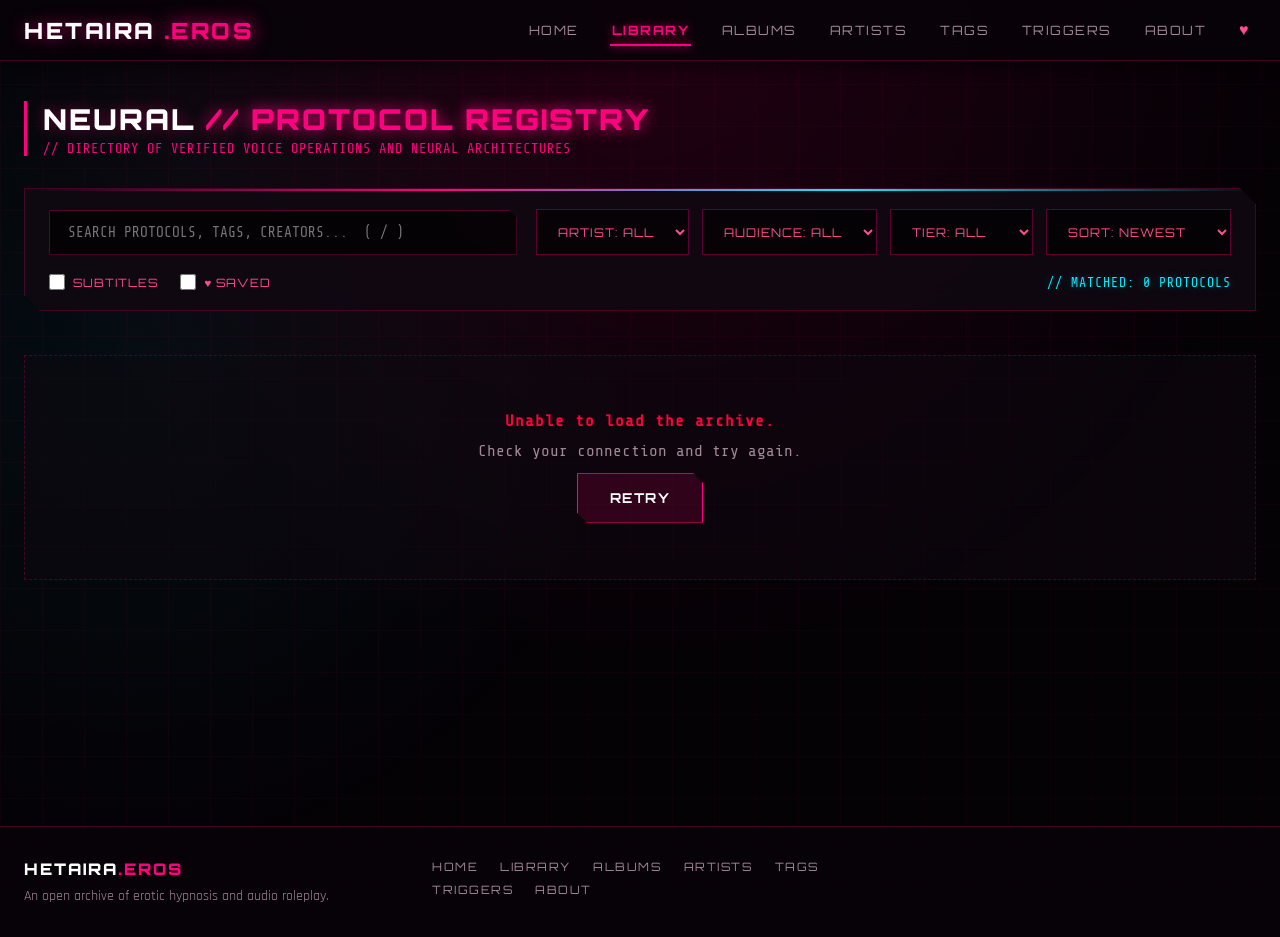
<file: library.html>
<!DOCTYPE html>
<html lang="en">
<head>
  <meta charset="UTF-8">
  <meta name="viewport" content="width=device-width, initial-scale=1.0">
  <meta name="theme-color" content="#060308">
  <link rel="preconnect" href="https://fonts.googleapis.com">
  <link rel="preconnect" href="https://fonts.gstatic.com" crossorigin>
  <link href="https://fonts.googleapis.com/css2?family=Orbitron:wght@500;700;900&family=Rajdhani:wght@500;600;700&family=Share+Tech+Mono&display=swap" rel="stylesheet">
  <link rel="stylesheet" href="stylesheet.css">
  <title>Library // HETAIRA.EROS</title>
  <meta name="description" content="Browse every protocol in the archive. Filter by artist, audience, album, tags and triggers.">
</head>
<body data-nav="library">
  <div class="container">
    <header class="page-header">
      <h1 class="page-title">NEURAL <span>// PROTOCOL REGISTRY</span></h1>
      <p class="page-subtitle">// DIRECTORY OF VERIFIED VOICE OPERATIONS AND NEURAL ARCHITECTURES</p>
    </header>

    <div class="filter-bar lib-filters">
      <div class="search-input-wrap">
        <input type="search" id="searchInput" class="search-input" placeholder="SEARCH PROTOCOLS, TAGS, CREATORS...  ( / )" autocomplete="off" aria-label="Search">
      </div>
      <div class="filter-dropdowns">
        <select id="artistFilter" class="cyber-select" aria-label="Artist"><option value="ALL">ARTIST: ALL</option></select>
        <select id="audienceFilter" class="cyber-select" aria-label="Audience"><option value="ALL">AUDIENCE: ALL</option></select>
        <select id="tierFilter" class="cyber-select" aria-label="Tier">
          <option value="ALL">TIER: ALL</option><option value="FREE">FREE ONLY</option><option value="PAID">PAID ONLY</option>
        </select>
        <select id="sortFilter" class="cyber-select" aria-label="Sort">
          <option value="newest">SORT: NEWEST</option><option value="oldest">SORT: OLDEST</option>
          <option value="az">SORT: TITLE A-Z</option><option value="za">SORT: TITLE Z-A</option><option value="longest">SORT: LONGEST</option>
        </select>
      </div>
      <div class="filter-toggles">
        <label class="toggle"><input type="checkbox" id="ccFilter"> SUBTITLES</label>
        <label class="toggle"><input type="checkbox" id="favFilter"> ♥ SAVED</label>
      </div>
      <div class="count-indicator" id="resultsCount">// MATCHED: 0 PROTOCOLS</div>
    </div>

    <div class="chips" id="activeChips" style="margin-bottom:1.2rem"></div>
    <main class="cards-grid" id="cardsGrid"><div class="cyber-card skeleton"><div class="sk-cover"></div><div class="sk-line"></div></div><div class="cyber-card skeleton"><div class="sk-cover"></div><div class="sk-line"></div></div><div class="cyber-card skeleton"><div class="sk-cover"></div><div class="sk-line"></div></div></main>
    <div id="scrollTrigger"></div>
  </div>
  <script src="config.js"></script>
  <script src="common.js"></script>
  <script src="listing.js"></script>
  <script>
    const { esc, $ } = H;
    // tag / trigger / album filters come from links on other pages and can be removed with a chip
    const url = { tag: H.q('tag'), trigger: H.q('trigger'), album: H.q('album') };
    let cat, browser;

    document.addEventListener('DOMContentLoaded', async () => {
      try {
        cat = await H.loadCatalog();
        const artistSel = $('#artistFilter');
        const counts = new Map();
        cat.items.forEach(r => r.artistUuids.forEach(u => counts.set(u, (counts.get(u) || 0) + 1)));
        cat.artists.filter(a => counts.get(a.uuid)).sort((a, b) => a.name.localeCompare(b.name)).forEach(a => artistSel.add(new Option(`${a.name} (${counts.get(a.uuid)})`, a.slug)));
        const wanted = H.q('artist');
        const hit = cat.artistBySlug.get(wanted) || cat.artistByUuid.get(wanted) || cat.artists.find(a => H.slugify(a.name) === H.slugify(wanted));
        if (hit && [...artistSel.options].some(o => o.value === hit.slug)) artistSel.value = hit.slug;

        browser = H.recordBrowser({
          rows: cat.items, gridEl: $('#cardsGrid'), sentinel: $('#scrollTrigger'),
          searchEl: $('#searchInput'), audienceEl: $('#audienceFilter'), tierEl: $('#tierFilter'), sortEl: $('#sortFilter'),
          ccEl: $('#ccFilter'), favEl: $('#favFilter'), countEl: $('#resultsCount'), persist: true,
          initial: { q: H.q('q') || H.q('search'), audience: H.q('audience'), tier: H.q('tier'), sort: H.q('sort'), cc: H.q('cc'), fav: H.q('fav') },
          extraFilter: r => {
            const a = artistSel.value;
            // read the URL filters at filter time: removing a chip clears them
            const tagSlug = url.tag && H.slugify(url.tag), trigSlug = url.trigger && H.slugify(url.trigger);
            return (a === 'ALL' || r._artists.some(x => x.slug === a)) &&
              (!tagSlug || r._tagSlugs.has(tagSlug)) && (!trigSlug || r._trigSlugs.has(trigSlug)) && (!url.album || r._albumSlug === url.album);
          },
          extraParams: () => ({ artist: artistSel.value !== 'ALL' ? artistSel.value : '', tag: url.tag, trigger: url.trigger, album: url.album }),
          onApply: renderChips
        });
        artistSel.addEventListener('change', browser.apply);
        if (H.q('fav') === '1') document.body.dataset.nav = 'favourites';
      } catch (err) {
        console.error('Failed to load catalog:', err);
        $('#cardsGrid').innerHTML = H.errorBox('Unable to load the archive.', 'Check your connection and try again.');
      }
    });

    function renderChips() {
      const chips = [];
      if (url.tag) chips.push({ key: 'tag', icon: '#', label: url.tag.replace(/-/g, ' ').toUpperCase() });
      if (url.trigger) chips.push({ key: 'trigger', icon: '⚡', label: url.trigger.replace(/-/g, ' ').toUpperCase() });
      if (url.album) { const r = cat.items.find(x => x._albumSlug === url.album); chips.push({ key: 'album', icon: '💿 ', label: r ? r.album : url.album }); }
      H.activeChips($('#activeChips'), chips, k => { url[k] = ''; browser.apply(); });
    }
  </script>
</body>
</html>
</file>
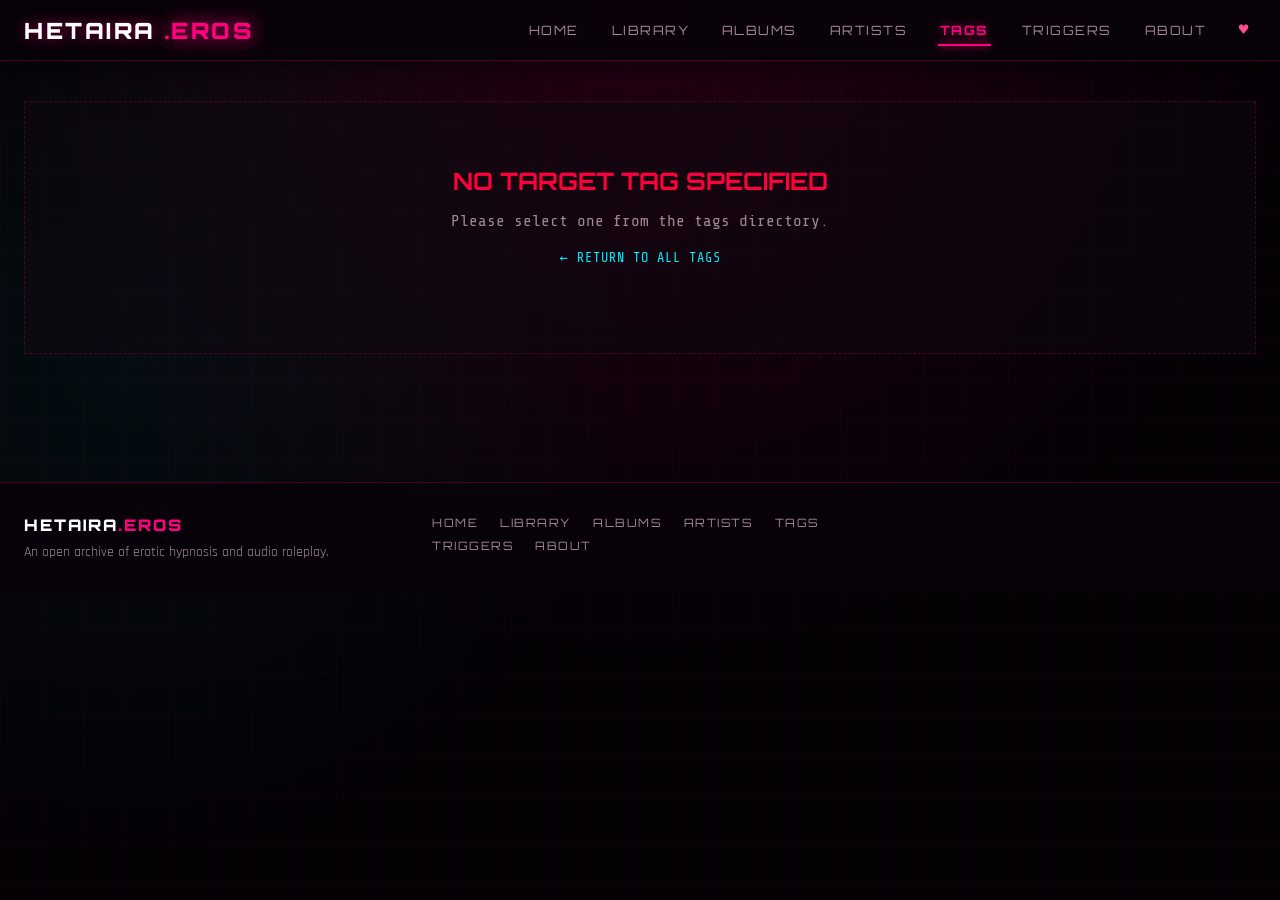
<file: tag.html>
<!DOCTYPE html>
<html lang="en">
<head>
  <meta charset="UTF-8">
  <meta name="viewport" content="width=device-width, initial-scale=1.0">
  <meta name="theme-color" content="#060308">
  <title>HETAIRA.EROS // NEURAL TAG DOSSIER</title>
  
  <link rel="preconnect" href="https://fonts.googleapis.com">
  <link rel="preconnect" href="https://fonts.gstatic.com" crossorigin>
  <link href="https://fonts.googleapis.com/css2?family=Orbitron:wght@500;700;900&family=Rajdhani:wght@500;600;700&family=Share+Tech+Mono&display=swap" rel="stylesheet">

  
  <link rel="stylesheet" href="stylesheet.css">
  <style>
    .scanline-overlay {
      position: absolute;
      inset: 0;
      background: linear-gradient( rgba(18, 10, 20, 0) 50%, rgba(0, 0, 0, 0.45) 50% );
      background-size: 100% 4px;
      opacity: 0.6;
      pointer-events: none;
    }
    
    .tag-pill.current-active {
      border-color: var(--neon-pink);
      color: var(--neon-pink);
      background: rgba(255, 0, 110, 0.1);
    }
    
    @media (max-width: 980px) {
      .telemetry-grid {
        grid-template-columns: repeat(2, 1fr);
        gap: 1rem;
      }
    }
    
    @media (max-width: 768px) {
      .tag-main-title {
        font-size: 1.8rem;
      }
    }
  </style>
</head>
<body data-nav="tags">

  <div class="container">
    <a href="tags.html" class="back-nav">← RETURN TO ALL TAGS</a>

    <!-- Hero Dossier Banner -->
    <header class="dossier-hero">
      <div class="hero-topline">
        <span class="tag-hex-id" id="tagHexIndicator">// NEURAL_INDEX_RECORD</span>
        <div class="system-status">
          <span class="pulse-pip"></span>
          ENCRYPTED PROFILE LOADED
        </div>
      </div>

      <h1 class="tag-main-title">
        #<span id="targetTagName">UNKNOWN</span>
      </h1>

      <p class="tag-main-description" id="targetTagDescription">
        Deciphering psychoacoustic classification telemetry...
      </p>

      <!-- Dynamic Telemetry Stat HUD -->
      <div class="telemetry-grid">
        <div class="telemetry-cell">
          <span class="telemetry-label">INDEXED PROTOCOLS</span>
          <span class="telemetry-value cyan" id="statFiles">0</span>
        </div>
        <div class="telemetry-cell">
          <span class="telemetry-label">PRIMARY AUDIENCE</span>
          <span class="telemetry-value pink" id="statAudience">N/A</span>
        </div>
        <div class="telemetry-cell">
          <span class="telemetry-label">SYNCED CREATORS</span>
          <span class="telemetry-value gold" id="statArtists">0</span>
        </div>
        <div class="telemetry-cell">
          <span class="telemetry-label">TOTAL AUDIO RUNTIME</span>
          <span class="telemetry-value" id="statDuration">--:--</span>
        </div>
      </div>
    </header>

    <!-- Cross-Index Interlock Columns -->
    <section class="correlation-layout">
      <!-- Associated Artists -->
      <div class="correlation-card">
        <div class="correlation-header">
          <h2 class="correlation-title"><span>✦</span> ASSOCIATED ARTISTS</h2>
          <span class="correlation-meta" id="artistsCountMeta">0 IDENTIFIED</span>
        </div>
        <div class="pill-matrix" id="associatedArtistsContainer">
          <!-- Dynamically populated -->
        </div>
      </div>

      <!-- Co-Occurring Triggers -->
      <div class="correlation-card">
        <div class="correlation-header">
          <h2 class="correlation-title"><span>⚡</span> CO-OCCURRING TRIGGERS</h2>
          <span class="correlation-meta" id="triggersCountMeta">0 INTERLOCKED</span>
        </div>
        <div class="pill-matrix" id="associatedTriggersContainer">
          <!-- Dynamically populated -->
        </div>
      </div>
    </section>

    <!-- Files Section Header -->
    <div class="section-headline">
      <h2 class="section-title">ASSOCIATED <span>PROTOCOLS</span></h2>
      <div style="font-family: var(--font-mono); font-size: 0.85rem; color: var(--cyber-cyan);" id="matchedFilesMeta">
        [MATCHING FILES: 0]
      </div>
    </div>

    <!-- Filter Bar for Matching Files -->
    <div class="filter-bar">
      <div class="search-input-wrap">
        <input type="text" id="fileSearchInput" class="search-input" placeholder="SEARCH WITHIN THIS TAG'S PROTOCOLS..." autocomplete="off">
      </div>
      <div>
        <select id="tierFilter" class="cyber-select" aria-label="Filter Tier">
          <option value="ALL">TIER: ALL</option>
          <option value="FREE">FREE ONLY</option>
          <option value="PAID">PAID ONLY</option>
        </select>
        <select id="sortFilter" class="cyber-select" aria-label="Sort">
          <option value="newest">SORT: NEWEST</option><option value="oldest">SORT: OLDEST</option>
          <option value="az">SORT: TITLE A-Z</option><option value="longest">SORT: LONGEST</option>
        </select>
      </div>
    </div>

    <!-- Files Grid -->
    <main class="cards-grid" id="associatedFilesGrid"></main>
    <div id="scrollTrigger"></div>
  </div>

  <script src="config.js"></script>
  <script src="common.js"></script>
  <script src="listing.js"></script>
  <script src="descriptions.js"></script>
  <script>
    const { esc } = H;
    const KIND = 'tags';
    const FALLBACK = window.TAG_DESCRIPTIONS || {};
    const $ = id => document.getElementById(id);

    document.addEventListener('DOMContentLoaded', async () => {
      const raw = (H.q('tag') || H.q('name')).trim();
      if (!raw) return showEmpty('NO TARGET TAG SPECIFIED', 'Please select one from the tags directory.');
      try {
        const [cat, idx] = await Promise.all([H.loadCatalog(), H.termIndex(KIND)]);
        const entry = idx.find(raw);
        if (!entry) return showEmpty('TAG NOT FOUND', 'No archive record carries that tag.');
        const file = await H.termFile(KIND, entry.slug);
        const rows = H.rowsFor(cat, file.uuids);

        $('targetTagName').textContent = entry.label.toUpperCase();
        document.title = `HETAIRA.EROS // #${entry.label.toUpperCase()}`;
        let hash = 0; for (const ch of entry.slug) hash = ((hash << 5) - hash + ch.charCodeAt(0)) | 0;
        $('tagHexIndicator').textContent = `// TAG_INDEX_RECORD [0x${Math.abs(hash).toString(16).padStart(6, '0').slice(0, 6).toUpperCase()}]`;
        $('targetTagDescription').textContent = entry.description || FALLBACK[entry.label.toLowerCase()] ||
          `Classified psychoacoustic tag covering audio triggers, pacing and thematic elements around "${entry.label.toLowerCase()}".`;

        H.fillTelemetry(H.telemetry(rows));
        const artists = H.tally(rows, r => r._artists.map(a => ({ key: a.slug, label: a.name, href: H.artistUrl(a) })));
        $('artistsCountMeta').textContent = `${artists.length} IDENTIFIED`;
        H.pills($('associatedArtistsContainer'), artists.map(a => ({ ...a, icon: '👤' })), 'ANONYMOUS TRANSMISSIONS');
        const other = H.tally(rows, r => r.triggers.map(t => ({ key: H.slugify(t), label: t, href: H.triggerUrl(t) })));
        $('triggersCountMeta').textContent = `${other.length} INTERLOCKED`;
        H.pills($('associatedTriggersContainer'), other.map(o => ({ ...o, icon: '⚡', cls: 'trigger-chip' })), 'NO TRIGGERS INDEXED');

        H.recordBrowser({ rows, gridEl: $('associatedFilesGrid'), sentinel: $('scrollTrigger'), searchEl: $('fileSearchInput'), tierEl: $('tierFilter'), sortEl: $('sortFilter'),
          matchedEl: $('matchedFilesMeta'), card: { activeTag: false }, empty: 'NO ASSOCIATED PROTOCOLS MATCH YOUR CRITERIA.' });
      } catch (err) {
        console.error(err);
        $('associatedFilesGrid').innerHTML = H.errorBox('Unable to load this tag.');
      }
    });

    function showEmpty(title, text) {
      document.querySelector('.container').innerHTML = `
        <div class="empty-state"><h2 style="color:var(--crimson-lust); font-family:var(--font-display); margin-bottom:1rem;">${esc(title)}</h2>
          <p>${esc(text)}</p><br><a href="tags.html" class="back-nav">← RETURN TO ALL TAGS</a></div>`;
    }
  </script>
</body>
</html>
</file>
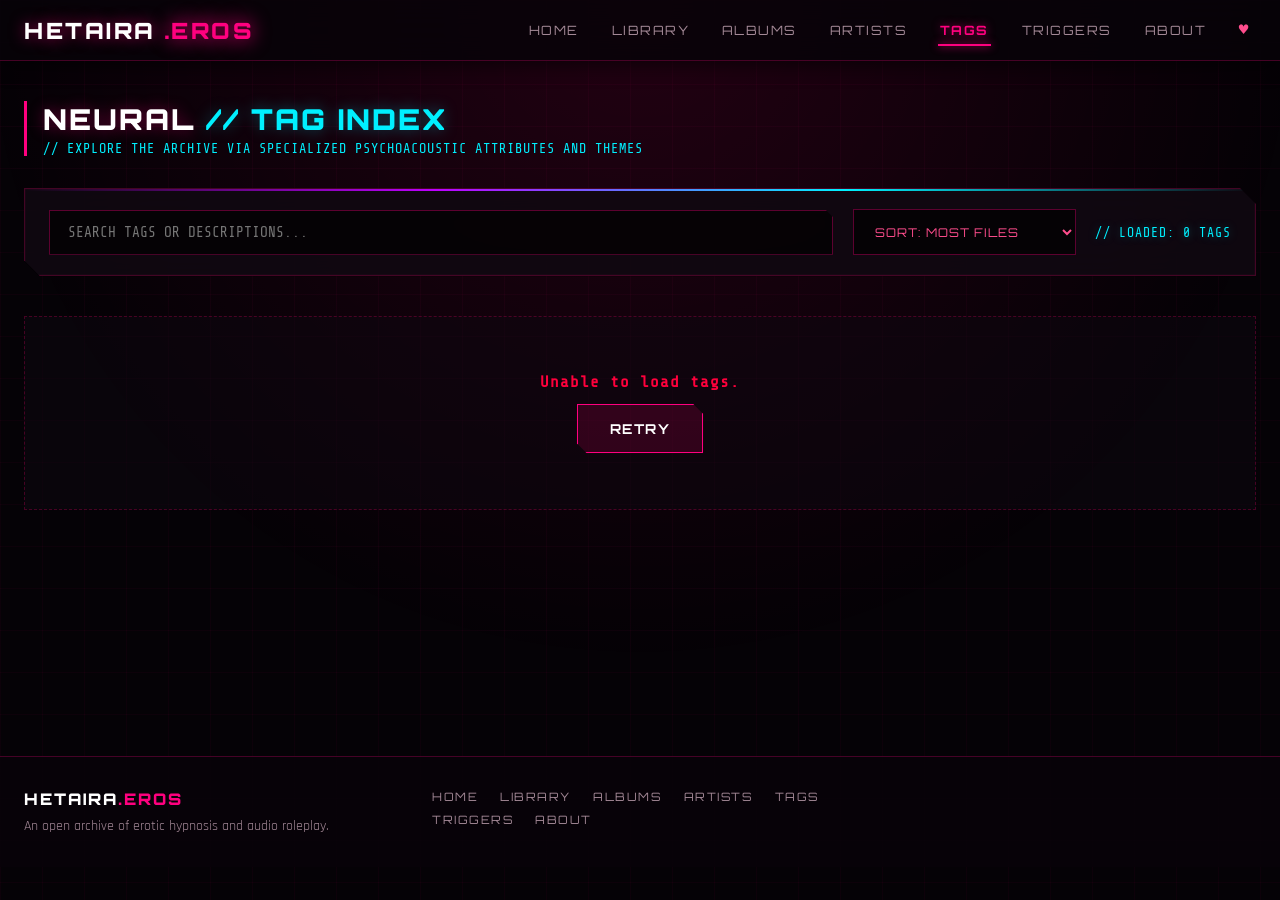
<file: tags.html>
<!DOCTYPE html>
<html lang="en">
<head>
  <meta charset="UTF-8">
  <meta name="viewport" content="width=device-width, initial-scale=1.0">
  <meta name="theme-color" content="#060308">
  <title>HETAIRA.EROS // NEURAL TAG INDEX</title>
  <meta name="description" content="Every tag in the archive with descriptions and file counts.">
  
  <link rel="preconnect" href="https://fonts.googleapis.com">
  <link rel="preconnect" href="https://fonts.gstatic.com" crossorigin>
  <link href="https://fonts.googleapis.com/css2?family=Orbitron:wght@500;700;900&family=Rajdhani:wght@500;600;700&family=Share+Tech+Mono&display=swap" rel="stylesheet">

  
  <link rel="stylesheet" href="stylesheet.css">
  <style>
    body::before {
      content: "";
      position: fixed;
      inset: 0;
      background-image: radial-gradient(circle at 50% 0%, rgba(255, 0, 110, 0.12) 0%, transparent 60%), linear-gradient(to right, rgba(255, 0, 127, 0.035) 1px, transparent 1px), linear-gradient(to bottom, rgba(255, 0, 127, 0.035) 1px, transparent 1px);
      background-size: 100% 100%, 42px 42px, 42px 42px;
      pointer-events: none;
      z-index: 0;
    }
    
    .page-title span {
      color: var(--cyber-cyan);
      text-shadow: 0 0 15px var(--cyber-cyan-glow);
    }
    
    .page-subtitle {
      font-family: var(--font-mono);
      font-size: 0.85rem;
      color: var(--cyber-cyan);
      letter-spacing: 1px;
      margin-top: 4px;
    }
    
    .filter-bar {
      background: rgba(16, 9, 18, 0.88);
      backdrop-filter: blur(16px);
      border: 1px solid var(--card-border);
      padding: 1.25rem 1.5rem;
      margin-bottom: 2.5rem;
      display: flex;
      flex-wrap: wrap;
      gap: 1.2rem;
      align-items: center;
      justify-content: space-between;
      clip-path: polygon(0 0, calc(100% - 16px) 0, 100% 16px, 100% 100%, 16px 100%, 0 calc(100% - 16px));
      box-shadow: 0 8px 32px rgba(0, 0, 0, 0.6), inset 0 0 1px rgba(255, 0, 127, 0.4);
      position: relative;
    }
    
    .filter-bar::after {
      content: "";
      position: absolute;
      top: 0;
      left: 0;
      width: 100%;
      height: 2px;
      background: linear-gradient(90deg, transparent, var(--neon-violet), var(--cyber-cyan), transparent);
    }
    
    .search-input-wrap {
      flex: 1 1 300px;
      position: relative;
    }
    
    .search-input:focus {
      border-color: var(--neon-pink);
      box-shadow: 0 0 20px rgba(255, 0, 127, 0.35), inset 0 0 8px rgba(255, 0, 127, 0.2);
    }
    
    #scrollTrigger {
      width: 100%;
      height: 70px;
      display: flex;
      align-items: center;
      justify-content: center;
      font-family: var(--font-mono);
      font-size: 0.85rem;
      letter-spacing: 2px;
      color: var(--blush-glow);
      margin-top: 3rem;
      position: relative;
    }
    
    @media (max-width: 860px) {
      .filter-bar {
        padding: 1rem;
      }
    }
  </style>
</head>
<body data-nav="tags">

  <div class="container">
    <header class="page-header">
      <h1 class="page-title">NEURAL <span>// Tag  index</span></h1>
      <p class="page-subtitle">// EXPLORE THE ARCHIVE VIA SPECIALIZED PSYCHOACOUSTIC ATTRIBUTES AND THEMES</p>
    </header>

    <!-- Filter & Sort Bar -->
    <div class="filter-bar">
      <div class="search-input-wrap">
        <input type="text" id="searchInput" class="search-input" placeholder="SEARCH TAGS OR DESCRIPTIONS..." autocomplete="off">
      </div>
      <div class="filter-dropdowns">
        <select id="sortSelect" class="cyber-select" aria-label="Sort Tags By">
          <option value="COUNT_DESC">SORT: MOST FILES</option>
          <option value="COUNT_ASC">SORT: FEWEST FILES</option>
          <option value="NAME_ASC">SORT: NAME (A - Z)</option>
          <option value="NAME_DESC">SORT: NAME (Z - A)</option>
        </select>
      </div>
      <div class="count-indicator" id="resultsCount">// LOADED: 0 TAGS</div>
    </div>

    <!-- 4-Column Tag Grid -->
    <main class="tags-grid" id="tagsGrid"></main>
    <div id="scrollTrigger">// PARSING ATTRIBUTE MATRIX...</div>
  </div>

  <script src="config.js"></script>
  <script src="common.js"></script>
  <script src="listing.js"></script>
  <script src="descriptions.js"></script>
  <script>
    const { esc } = H;
    const KIND = 'tags';
    const FALLBACK = window.TAG_DESCRIPTIONS || {};
    const generic = l => `Specialized acoustic protocol focusing on ${l} themes, audio dynamics and sensory elements.`;
    const byCount = (a, b) => b.count - a.count || a.label.localeCompare(b.label);

    document.addEventListener('DOMContentLoaded', async () => {
      const grid = H.$('#tagsGrid'), sentinel = H.$('#scrollTrigger');
      grid.innerHTML = H.skeletons(8, 'tag-card');
      try {
        const idx = await H.termIndex(KIND);
        H.listPage({
          items: idx.list.map(t => ({ ...t, desc: t.description || FALLBACK[t.label.toLowerCase()] || generic(t.label.toLowerCase()) })),
          gridEl: grid, sentinel, searchEl: H.$('#searchInput'), sortEl: H.$('#sortSelect'), countEl: H.$('#resultsCount'), countLabel: 'TAGS',
          text: t => t.label + ' ' + t.desc, empty: 'No tags match your search.', end: '// END OF TAG ARCHIVE',
          sorters: { COUNT_DESC: byCount, COUNT_ASC: (a, b) => a.count - b.count || a.label.localeCompare(b.label),
                     NAME_ASC: (a, b) => a.label.localeCompare(b.label), NAME_DESC: (a, b) => b.label.localeCompare(a.label) },
          render: (t, i) => `
            <a href="${H.tagUrl(t.label)}" class="tag-card" aria-label="Tag: ${esc(t.label)}, ${t.count} files">
              <div>
                <div class="tag-card-top">
                  <span class="tag-badge-prefix">//0x${(i + 1).toString(16).padStart(3, '0').toUpperCase()}</span>
                  <span class="tag-count-badge">${t.count} ${t.count === 1 ? 'FILE' : 'FILES'}</span>
                </div>
                <h2 class="tag-card-name">#${esc(t.label)}</h2>
                <p class="tag-card-desc">${esc(t.desc)}</p>
              </div>
              <div class="tag-card-footer">
                <span class="tag-action-label">VIEW PROTOCOLS ↗</span>
                <span class="tag-index-meta">DATA.TAG</span>
              </div>
            </a>`
        });
      } catch (err) { console.error(err); grid.innerHTML = H.errorBox('Unable to load tags.'); sentinel.textContent = ''; }
    });
  </script>
</body>
</html>
</file>
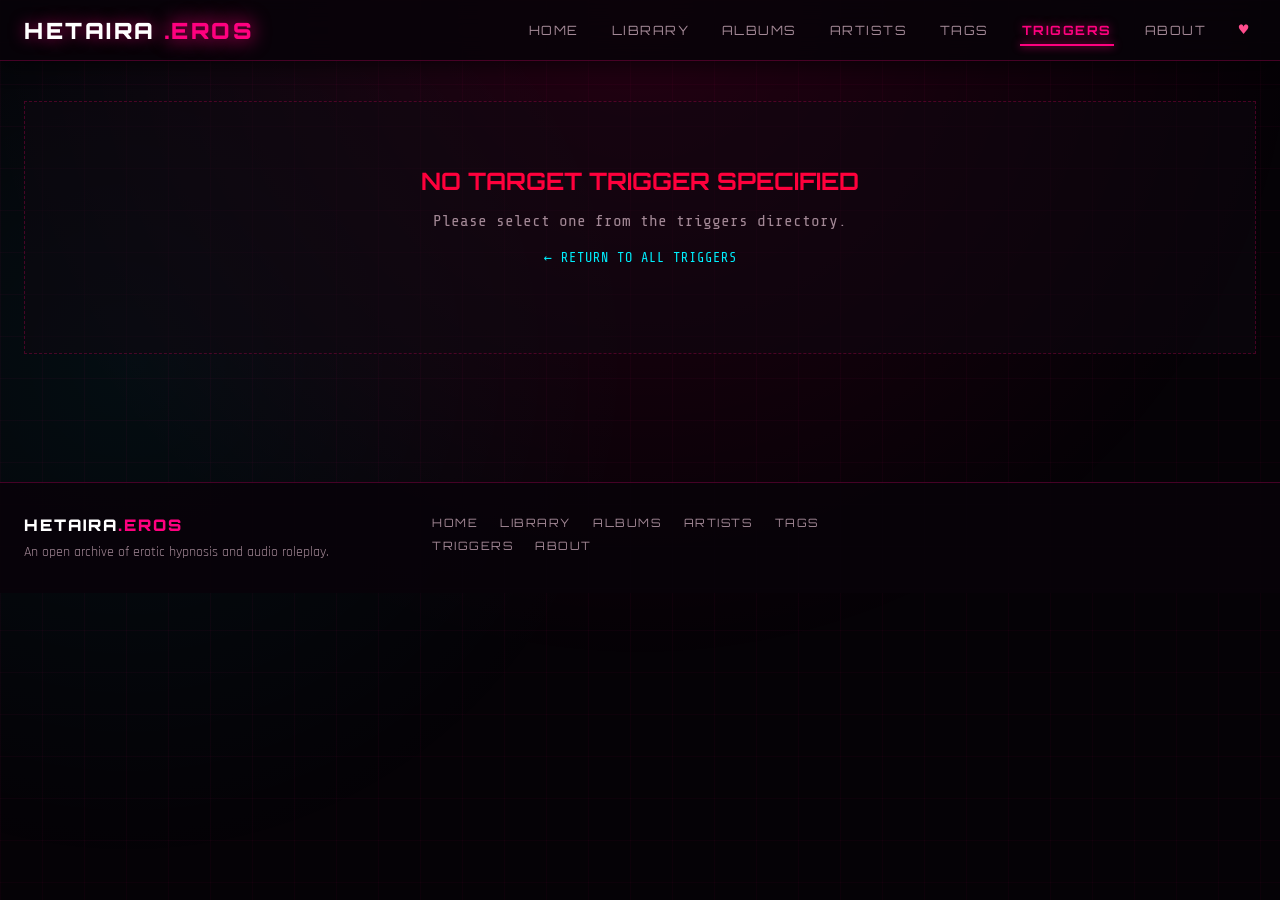
<file: trigger.html>
<!DOCTYPE html>
<html lang="en">
<head>
  <meta charset="UTF-8">
  <meta name="viewport" content="width=device-width, initial-scale=1.0">
  <meta name="theme-color" content="#060308">
  <title>HETAIRA.EROS // CONDITIONING TRIGGER DOSSIER</title>
  
  <link rel="preconnect" href="https://fonts.googleapis.com">
  <link rel="preconnect" href="https://fonts.gstatic.com" crossorigin>
  <link href="https://fonts.googleapis.com/css2?family=Orbitron:wght@500;700;900&family=Rajdhani:wght@500;600;700&family=Share+Tech+Mono&display=swap" rel="stylesheet">

  
  <link rel="stylesheet" href="stylesheet.css">
  <style>
    .dossier-hero::after {
      content: "";
      position: absolute;
      top: 0;
      left: 0;
      width: 100%;
      height: 2px;
      background: linear-gradient(90deg, var(--cyber-cyan), var(--neon-pink), var(--amber-trigger), transparent);
    }
    
    .telemetry-grid {
      display: grid;
      grid-template-columns: repeat(4, 1fr);
      gap: 1.2rem;
      border-top: 1px solid rgba(255, 0, 127, 0.2);
      padding-top: 1.5rem;
    }
    
    .filter-bar {
      background: rgba(16, 9, 18, 0.88);
      backdrop-filter: blur(16px);
      border: 1px solid var(--card-border);
      padding: 1rem 1.25rem;
      margin-bottom: 2rem;
      display: flex;
      flex-wrap: wrap;
      gap: 1rem;
      align-items: center;
      justify-content: space-between;
      clip-path: polygon(0 0, calc(100% - 12px) 0, 100% 12px, 100% 100%, 12px 100%, 0 calc(100% - 12px));
    }
    
    .search-input-wrap {
      flex: 1 1 260px;
    }
    
    .search-input {
      width: 100%;
      background: rgba(0, 0, 0, 0.65);
      border: 1px solid rgba(255, 0, 127, 0.35);
      color: #fff;
      font-family: var(--font-mono);
      font-size: 0.85rem;
      padding: 0.75rem 1rem;
      outline: none;
      transition: all 0.25s ease;
    }
    
    .search-input:focus {
      border-color: var(--neon-pink);
      box-shadow: 0 0 15px rgba(255, 0, 127, 0.35);
    }
    
    .cyber-select {
      background: rgba(0, 0, 0, 0.65);
      border: 1px solid rgba(255, 0, 127, 0.35);
      color: var(--blush-glow);
      font-family: var(--font-display);
      font-size: 0.75rem;
      letter-spacing: 1px;
      padding: 0.75rem 1rem;
      outline: none;
      cursor: pointer;
    }
    
    .card-cover-wrapper {
      position: relative;
      width: 100%;
      height: 200px;
      background-color: #0d0610;
      overflow: hidden;
    }
    
    .scanline-overlay {
      position: absolute;
      inset: 0;
      background: linear-gradient( rgba(18, 10, 20, 0) 50%, rgba(0, 0, 0, 0.45) 50% );
      background-size: 100% 4px;
      opacity: 0.6;
      pointer-events: none;
    }
    
    .badge-tier {
      font-family: var(--font-display);
      font-size: 0.65rem;
      font-weight: 700;
      letter-spacing: 1px;
      padding: 4px 10px;
      background: rgba(0, 0, 0, 0.8);
      border: 1px solid var(--gold-tier);
      color: var(--gold-tier);
      box-shadow: 0 0 10px rgba(252, 238, 10, 0.2);
    }
    
    .badge-tier.free {
      border-color: var(--cyber-cyan);
      color: var(--cyber-cyan);
      box-shadow: 0 0 10px rgba(0, 240, 255, 0.2);
    }
    
    .eq-bar {
      width: 3px;
      height: 4px;
      background-color: var(--neon-pink);
      border-radius: 1px;
    }
    
    .card-body {
      padding: 1.25rem;
      display: flex;
      flex-direction: column;
      flex-grow: 1;
    }
    
    .card-meta {
      display: flex;
      justify-content: space-between;
      font-family: var(--font-display);
      font-size: 0.72rem;
      margin-bottom: 0.55rem;
      letter-spacing: 1px;
    }
    
    .card-title {
      font-family: var(--font-display);
      font-size: 1.15rem;
      font-weight: 700;
      color: #fff;
      margin-bottom: 0.35rem;
      line-height: 1.35;
    }
    
    .card-credits {
      font-size: 0.85rem;
      color: var(--text-muted);
      margin-bottom: 0.8rem;
    }
    
    .tag-pill {
      font-family: var(--font-mono);
      font-size: 0.65rem;
      padding: 3px 8px;
      background: rgba(0, 240, 255, 0.06);
      border: 1px solid rgba(0, 240, 255, 0.25);
      color: var(--cyber-cyan);
    }
    
    .card-footer {
      border-top: 1px solid rgba(255, 0, 110, 0.2);
      background: rgba(10, 4, 11, 0.9);
      padding: 0.85rem 1.25rem;
      display: grid;
      grid-template-columns: repeat(3, 1fr);
      gap: 0.5rem;
    }
    
    @media (max-width: 980px) {
      .telemetry-grid {
        grid-template-columns: repeat(2, 1fr);
        gap: 1rem;
      }
    }
    
    @media (max-width: 768px) {
      .telemetry-grid {
        grid-template-columns: 1fr 1fr;
      }
    }
  </style>
</head>
<body data-nav="triggers">

  <div class="container">
    <a href="triggers.html" class="back-nav">← RETURN TO ALL TRIGGERS</a>

    <!-- Hero Dossier Banner -->
    <header class="dossier-hero">
      <div class="hero-topline">
        <span class="trigger-hex-id" id="triggerHexIndicator">// TRIGGER_INDEX_RECORD</span>
        <div class="system-status">
          <span class="pulse-pip"></span>
          CONDITIONING PROTOCOL LOADED
        </div>
      </div>

      <h1 class="trigger-main-title">
        ⚡<span id="targetTriggerName">UNKNOWN</span>
      </h1>

      <p class="trigger-main-description" id="targetTriggerDescription">
        Decrypting behavioral telemetry and psychological anchor specifications...
      </p>

      <!-- Dynamic Telemetry Stat HUD -->
      <div class="telemetry-grid">
        <div class="telemetry-cell">
          <span class="telemetry-label">INDEXED PROTOCOLS</span>
          <span class="telemetry-value cyan" id="statFiles">0</span>
        </div>
        <div class="telemetry-cell">
          <span class="telemetry-label">PRIMARY AUDIENCE</span>
          <span class="telemetry-value pink" id="statAudience">N/A</span>
        </div>
        <div class="telemetry-cell">
          <span class="telemetry-label">SYNCED CREATORS</span>
          <span class="telemetry-value gold" id="statArtists">0</span>
        </div>
        <div class="telemetry-cell">
          <span class="telemetry-label">TOTAL AUDIO RUNTIME</span>
          <span class="telemetry-value" id="statDuration">--:--</span>
        </div>
      </div>
    </header>

    <!-- Cross-Index Interlock Columns -->
    <section class="correlation-layout">
      <!-- Associated Artists -->
      <div class="correlation-card">
        <div class="correlation-header">
          <h2 class="correlation-title"><span>✦</span> ASSOCIATED ARTISTS</h2>
          <span class="correlation-meta" id="artistsCountMeta">0 IDENTIFIED</span>
        </div>
        <div class="pill-matrix" id="associatedArtistsContainer">
          <!-- Dynamically populated -->
        </div>
      </div>

      <!-- Co-Occurring Taxonomy Tags -->
      <div class="correlation-card">
        <div class="correlation-header">
          <h2 class="correlation-title"><span>#</span> CO-OCCURRING TAGS</h2>
          <span class="correlation-meta" id="tagsCountMeta">0 INTERLOCKED</span>
        </div>
        <div class="pill-matrix" id="associatedTagsContainer">
          <!-- Dynamically populated -->
        </div>
      </div>
    </section>

    <!-- Files Section Header -->
    <div class="section-headline">
      <h2 class="section-title">ASSOCIATED <span>PROTOCOLS</span></h2>
      <div style="font-family: var(--font-mono); font-size: 0.85rem; color: var(--cyber-cyan);" id="matchedFilesMeta">
        [MATCHING FILES: 0]
      </div>
    </div>

    <!-- Filter Bar for Matching Files -->
    <div class="filter-bar">
      <div class="search-input-wrap">
        <input type="text" id="fileSearchInput" class="search-input" placeholder="SEARCH WITHIN THIS TRIGGER'S PROTOCOLS..." autocomplete="off">
      </div>
      <div>
        <select id="tierFilter" class="cyber-select" aria-label="Filter Tier">
          <option value="ALL">TIER: ALL</option>
          <option value="FREE">FREE ONLY</option>
          <option value="PAID">PAID ONLY</option>
        </select>
        <select id="sortFilter" class="cyber-select" aria-label="Sort">
          <option value="newest">SORT: NEWEST</option><option value="oldest">SORT: OLDEST</option>
          <option value="az">SORT: TITLE A-Z</option><option value="longest">SORT: LONGEST</option>
        </select>
      </div>
    </div>

    <!-- Files Grid -->
    <main class="cards-grid" id="associatedFilesGrid"></main>
    <div id="scrollTrigger"></div>
  </div>

  <script src="config.js"></script>
  <script src="common.js"></script>
  <script src="listing.js"></script>
  <script src="descriptions.js"></script>
  <script>
    const { esc } = H;
    const KIND = 'triggers';
    const FALLBACK = window.TRIGGER_DESCRIPTIONS || {};
    const $ = id => document.getElementById(id);

    document.addEventListener('DOMContentLoaded', async () => {
      const raw = (H.q('trigger') || H.q('name')).trim();
      if (!raw) return showEmpty('NO TARGET TRIGGER SPECIFIED', 'Please select one from the triggers directory.');
      try {
        const [cat, idx] = await Promise.all([H.loadCatalog(), H.termIndex(KIND)]);
        const entry = idx.find(raw);
        if (!entry) return showEmpty('TRIGGER NOT FOUND', 'No archive record carries that trigger.');
        const file = await H.termFile(KIND, entry.slug);
        const rows = H.rowsFor(cat, file.uuids);

        $('targetTriggerName').textContent = entry.label.toUpperCase();
        document.title = `HETAIRA.EROS // ⚡${entry.label.toUpperCase()}`;
        let hash = 0; for (const ch of entry.slug) hash = ((hash << 5) - hash + ch.charCodeAt(0)) | 0;
        $('triggerHexIndicator').textContent = `// TRIGGER_INDEX_RECORD [0x${Math.abs(hash).toString(16).padStart(6, '0').slice(0, 6).toUpperCase()}]`;
        $('targetTriggerDescription').textContent = entry.description || FALLBACK[entry.label.toLowerCase()] ||
          `Classified psychoacoustic trigger covering audio triggers, pacing and thematic elements around "${entry.label.toLowerCase()}".`;

        H.fillTelemetry(H.telemetry(rows));
        const artists = H.tally(rows, r => r._artists.map(a => ({ key: a.slug, label: a.name, href: H.artistUrl(a) })));
        $('artistsCountMeta').textContent = `${artists.length} IDENTIFIED`;
        H.pills($('associatedArtistsContainer'), artists.map(a => ({ ...a, icon: '👤' })), 'ANONYMOUS TRANSMISSIONS');
        const other = H.tally(rows, r => [r.tag, ...r.tags].filter(Boolean).map(t => ({ key: H.slugify(t), label: t, href: H.tagUrl(t) })));
        $('tagsCountMeta').textContent = `${other.length} INTERLOCKED`;
        H.pills($('associatedTagsContainer'), other.map(o => ({ ...o, icon: '#', cls: '' })), 'NO ADDITIONAL TAGS');

        H.recordBrowser({ rows, gridEl: $('associatedFilesGrid'), sentinel: $('scrollTrigger'), searchEl: $('fileSearchInput'), tierEl: $('tierFilter'), sortEl: $('sortFilter'),
          matchedEl: $('matchedFilesMeta'), card: { activeTag: true }, empty: 'NO ASSOCIATED PROTOCOLS MATCH YOUR CRITERIA.' });
      } catch (err) {
        console.error(err);
        $('associatedFilesGrid').innerHTML = H.errorBox('Unable to load this trigger.');
      }
    });

    function showEmpty(title, text) {
      document.querySelector('.container').innerHTML = `
        <div class="empty-state"><h2 style="color:var(--crimson-lust); font-family:var(--font-display); margin-bottom:1rem;">${esc(title)}</h2>
          <p>${esc(text)}</p><br><a href="triggers.html" class="back-nav">← RETURN TO ALL TRIGGERS</a></div>`;
    }
  </script>
</body>
</html>
</file>
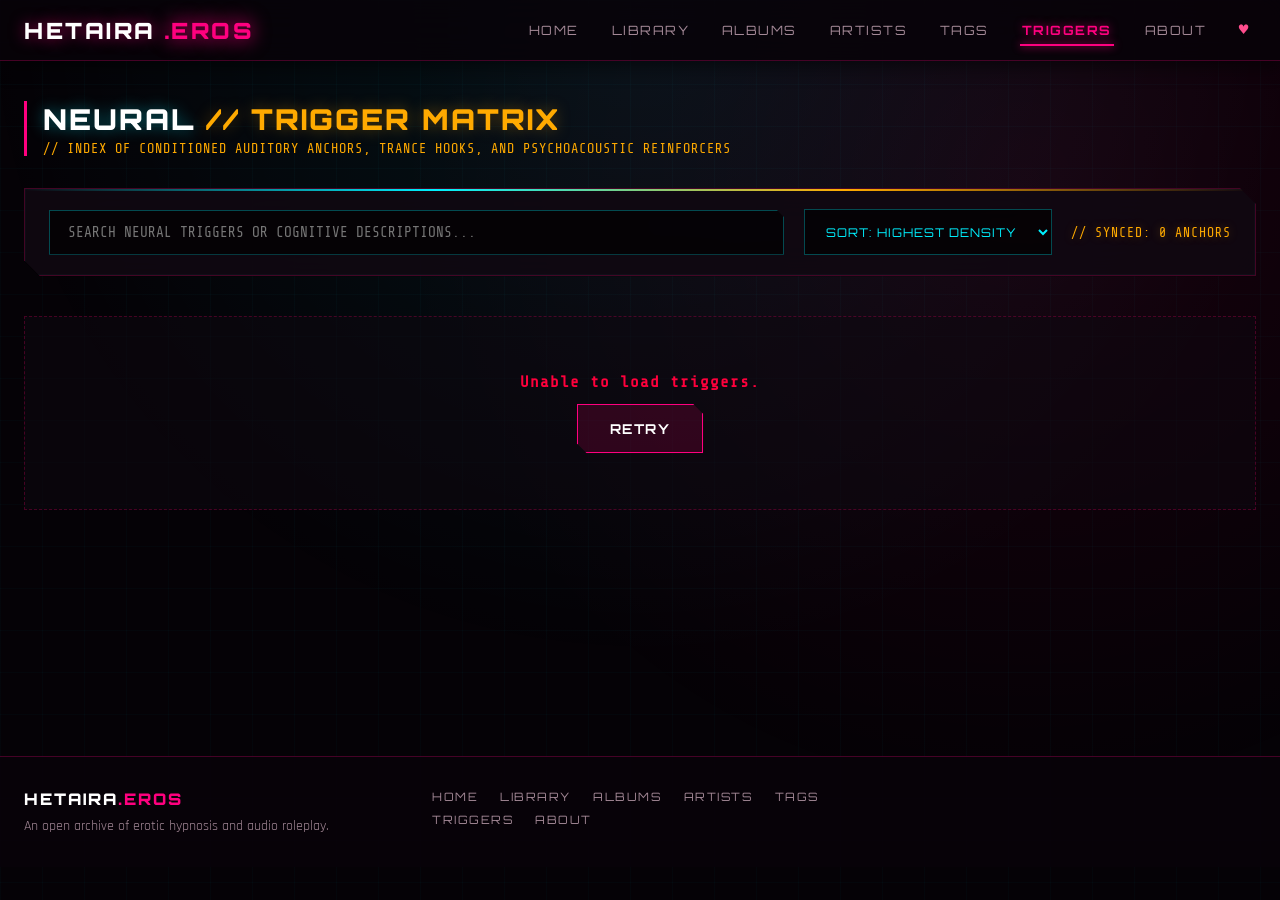
<file: triggers.html>
<!DOCTYPE html>
<html lang="en">
<head>
  <meta charset="UTF-8">
  <meta name="viewport" content="width=device-width, initial-scale=1.0">
  <meta name="theme-color" content="#060308">
  <title>HETAIRA.EROS // NEURAL TRIGGER MATRIX</title>
  <meta name="description" content="Every hypnotic trigger in the archive with descriptions and file counts.">
  
  <link rel="preconnect" href="https://fonts.googleapis.com">
  <link rel="preconnect" href="https://fonts.gstatic.com" crossorigin>
  <link href="https://fonts.googleapis.com/css2?family=Orbitron:wght@500;700;900&family=Rajdhani:wght@500;600;700&family=Share+Tech+Mono&display=swap" rel="stylesheet">

  
  <link rel="stylesheet" href="stylesheet.css">
  <style>
    :root {
      --card-hover-border: #00f0ff;
    }
    
    body::before {
      content: "";
      position: fixed;
      inset: 0;
      background-image: radial-gradient(circle at 50% 0%, rgba(0, 240, 255, 0.08) 0%, transparent 60%), radial-gradient(circle at 80% 20%, rgba(255, 0, 110, 0.08) 0%, transparent 50%), linear-gradient(to right, rgba(0, 240, 255, 0.025) 1px, transparent 1px), linear-gradient(to bottom, rgba(0, 240, 255, 0.025) 1px, transparent 1px);
      background-size: 100% 100%, 100% 100%, 42px 42px, 42px 42px;
      pointer-events: none;
      z-index: 0;
    }
    
    .page-title {
      font-family: var(--font-display);
      font-size: 1.8rem;
      font-weight: 900;
      letter-spacing: 2px;
      color: #fff;
      text-transform: uppercase;
      text-shadow: 0 0 15px rgba(0, 240, 255, 0.4);
    }
    
    .page-title span {
      color: var(--amber-trigger);
      text-shadow: 0 0 15px var(--amber-glow);
    }
    
    .page-subtitle {
      font-family: var(--font-mono);
      font-size: 0.85rem;
      color: var(--amber-trigger);
      letter-spacing: 1px;
      margin-top: 4px;
    }
    
    .filter-bar {
      background: rgba(16, 9, 18, 0.88);
      backdrop-filter: blur(16px);
      border: 1px solid var(--card-border);
      padding: 1.25rem 1.5rem;
      margin-bottom: 2.5rem;
      display: flex;
      flex-wrap: wrap;
      gap: 1.2rem;
      align-items: center;
      justify-content: space-between;
      clip-path: polygon(0 0, calc(100% - 16px) 0, 100% 16px, 100% 100%, 16px 100%, 0 calc(100% - 16px));
      box-shadow: 0 8px 32px rgba(0, 0, 0, 0.6), inset 0 0 1px rgba(0, 240, 255, 0.3);
      position: relative;
    }
    
    .filter-bar::after {
      content: "";
      position: absolute;
      top: 0;
      left: 0;
      width: 100%;
      height: 2px;
      background: linear-gradient(90deg, transparent, var(--cyber-cyan), var(--amber-trigger), transparent);
    }
    
    .search-input-wrap {
      flex: 1 1 300px;
      position: relative;
    }
    
    .search-input {
      width: 100%;
      background: rgba(0, 0, 0, 0.65);
      border: 1px solid rgba(0, 240, 255, 0.3);
      color: #fff;
      font-family: var(--font-mono);
      font-size: 0.9rem;
      padding: 0.85rem 1.1rem;
      outline: none;
      transition: all 0.25s ease;
      clip-path: polygon(0 0, calc(100% - 8px) 0, 100% 8px, 100% 100%, 0 100%);
    }
    
    .search-input:focus {
      border-color: var(--cyber-cyan);
      box-shadow: 0 0 20px rgba(0, 240, 255, 0.35), inset 0 0 8px rgba(0, 240, 255, 0.15);
    }
    
    .cyber-select {
      background: rgba(0, 0, 0, 0.65);
      border: 1px solid rgba(0, 240, 255, 0.3);
      color: var(--cyber-cyan);
      font-family: var(--font-display);
      font-size: 0.75rem;
      letter-spacing: 1px;
      padding: 0.85rem 1.1rem;
      outline: none;
      cursor: pointer;
      transition: all 0.25s ease;
    }
    
    .cyber-select:hover, .cyber-select:focus {
      border-color: var(--amber-trigger);
      color: var(--amber-trigger);
      box-shadow: 0 0 15px var(--amber-glow);
    }
    
    .count-indicator {
      font-family: var(--font-mono);
      font-size: 0.82rem;
      color: var(--amber-trigger);
      text-shadow: 0 0 10px var(--amber-glow);
      letter-spacing: 1px;
    }
    
    #scrollTrigger {
      width: 100%;
      height: 70px;
      display: flex;
      align-items: center;
      justify-content: center;
      font-family: var(--font-mono);
      font-size: 0.85rem;
      letter-spacing: 2px;
      color: var(--amber-trigger);
      margin-top: 3rem;
      position: relative;
    }
    
    @media (max-width: 860px) {
      .filter-bar {
        padding: 1rem;
      }
    }
  </style>
</head>
<body data-nav="triggers">

  <div class="container">
    <header class="page-header">
      <h1 class="page-title">NEURAL <span>// TRIGGER MATRIX</span></h1>
      <p class="page-subtitle">// INDEX OF CONDITIONED AUDITORY ANCHORS, TRANCE HOOKS, AND PSYCHOACOUSTIC REINFORCERS</p>
    </header>

    <!-- Filter & Sort Bar -->
    <div class="filter-bar">
      <div class="search-input-wrap">
        <input type="text" id="searchInput" class="search-input" placeholder="SEARCH NEURAL TRIGGERS OR COGNITIVE DESCRIPTIONS..." autocomplete="off">
      </div>
      <div class="filter-dropdowns">
        <select id="sortSelect" class="cyber-select" aria-label="Sort Triggers By">
          <option value="COUNT_DESC">SORT: HIGHEST DENSITY</option>
          <option value="COUNT_ASC">SORT: LOWEST DENSITY</option>
          <option value="NAME_ASC">SORT: TRIGGER (A - Z)</option>
          <option value="NAME_DESC">SORT: TRIGGER (Z - A)</option>
        </select>
      </div>
      <div class="count-indicator" id="resultsCount">// SYNCED: 0 ANCHORS</div>
    </div>

    <!-- 4-Column Trigger Grid -->
    <main class="triggers-grid" id="triggersGrid"></main>
    <div id="scrollTrigger">// ENGAGING NEURAL SCAN...</div>
  </div>

  <script src="config.js"></script>
  <script src="common.js"></script>
  <script src="listing.js"></script>
  <script src="descriptions.js"></script>
  <script>
    const { esc } = H;
    const KIND = 'triggers';
    const FALLBACK = window.TRIGGER_DESCRIPTIONS || {};
    const generic = l => `Conditioned acoustic cue programmed to induce ${l} reactions and focused compliance.`;
    const byCount = (a, b) => b.count - a.count || a.label.localeCompare(b.label);

    document.addEventListener('DOMContentLoaded', async () => {
      const grid = H.$('#triggersGrid'), sentinel = H.$('#scrollTrigger');
      grid.innerHTML = H.skeletons(8, 'trigger-card');
      try {
        const idx = await H.termIndex(KIND);
        H.listPage({
          items: idx.list.map(t => ({ ...t, desc: t.description || FALLBACK[t.label.toLowerCase()] || generic(t.label.toLowerCase()) })),
          gridEl: grid, sentinel, searchEl: H.$('#searchInput'), sortEl: H.$('#sortSelect'), countEl: H.$('#resultsCount'), countLabel: 'ANCHORS',
          text: t => t.label + ' ' + t.desc, empty: 'No triggers match your search.', end: '// END OF TRIGGER MATRIX',
          sorters: { COUNT_DESC: byCount, COUNT_ASC: (a, b) => a.count - b.count || a.label.localeCompare(b.label),
                     NAME_ASC: (a, b) => a.label.localeCompare(b.label), NAME_DESC: (a, b) => b.label.localeCompare(a.label) },
          render: (t, i) => `
            <a href="${H.triggerUrl(t.label)}" class="trigger-card" aria-label="Trigger: ${esc(t.label)}, ${t.count} files">
              <div>
                <div class="trigger-card-top">
                  <span class="trigger-badge-signal"><span class="signal-dot"></span>SIG::0x${(i + 1).toString(16).padStart(3, '0').toUpperCase()}</span>
                  <span class="trigger-count-badge">${t.count} ${t.count === 1 ? 'FILE' : 'FILES'}</span>
                </div>
                <h2 class="trigger-card-name">⚡ ${esc(t.label)}</h2>
                <p class="trigger-card-desc">${esc(t.desc)}</p>
              </div>
              <div class="trigger-card-footer">
                <span class="trigger-action-label">EXECUTE QUERY ↗</span>
                <span class="trigger-type-label">NEURAL.ANCHOR</span>
              </div>
            </a>`
        });
      } catch (err) { console.error(err); grid.innerHTML = H.errorBox('Unable to load triggers.'); sentinel.textContent = ''; }
    });
  </script>
</body>
</html>
</file>
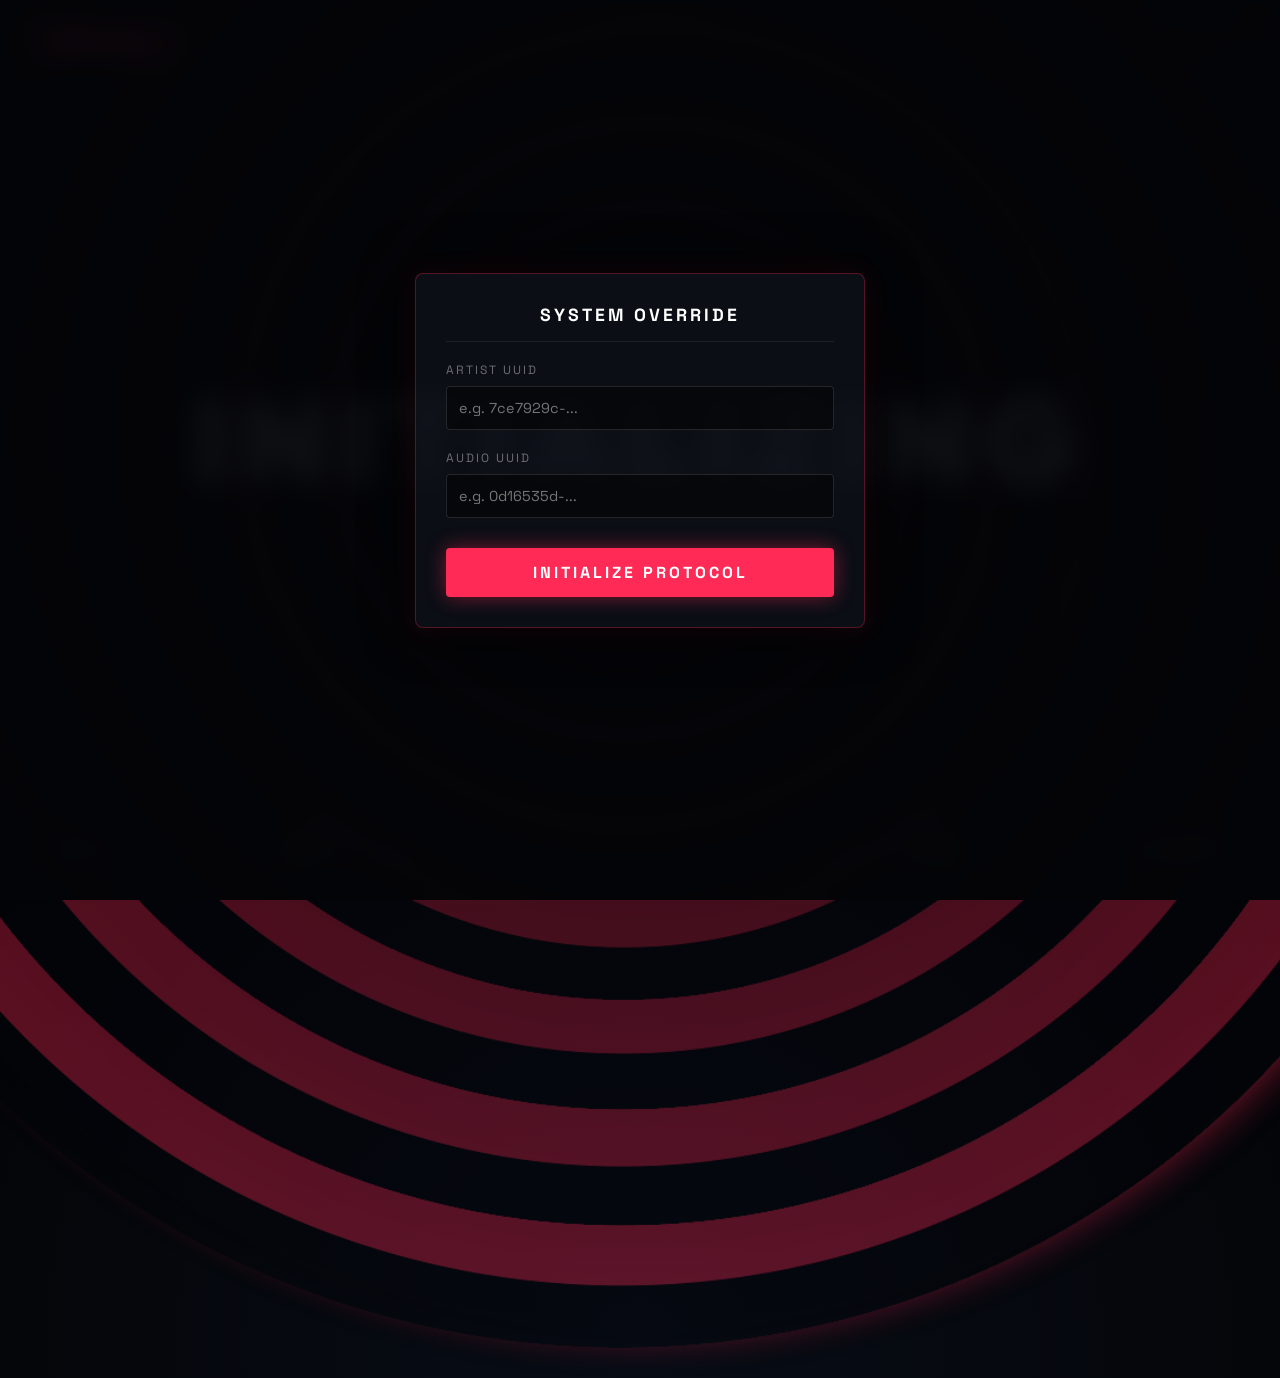
<file: vttplayer.html>
<!doctype html>
<html lang="en">
  <head>
    <meta charset="UTF-8" />
    <meta
      name="viewport"
      content="width=device-width, initial-scale=1.0, maximum-scale=1.0, user-scalable=no"
    />
    <title>HETAIRA SPIRAL // RESONANCE PLAYER</title>
    <link rel="preconnect" href="https://fonts.googleapis.com" />
    <link rel="preconnect" href="https://fonts.gstatic.com" crossorigin />
    <link
      href="https://fonts.googleapis.com/css2?family=Outfit:wght@200;400;700;900&family=Space+Grotesk:wght@300;500;700&display=swap"
      rel="stylesheet"
    />
    <script src="config.js"></script>

    <style>
      :root {
        --samaritan-crimson: #ff2a55;
        --samaritan-glow: rgba(255, 42, 85, 0.45);
        --samaritan-deep-glow: rgba(255, 42, 85, 0.12);
        --zen-black: #040508;
        --zen-white: #f3f6fa;
        --muted-gray: rgba(255, 255, 255, 0.4);
        --hud-border: rgba(255, 255, 255, 0.08);
        --sd-spiral-duration: 2.8s;
      }

      * {
        box-sizing: border-box;
        margin: 0;
        padding: 0;
        user-select: none;
        -webkit-user-select: none;
      }

      body,
      html {
        width: 100%;
        height: 100%;
        overflow: hidden;
        background: radial-gradient(
          circle at 50% 50%,
          #080d16 0%,
          #030407 100%
        );
        color: var(--zen-white);
        font-family: "Outfit", sans-serif;
      }

      /* Ambient Wave Canvas */
      #ambientCanvas {
        position: absolute;
        inset: 0;
        width: 100%;
        height: 100%;
        z-index: 3; /* in front of the spiral */
        pointer-events: none;
      }

      .vignette {
        position: absolute;
        inset: 0;
        background: radial-gradient(
          circle at center,
          transparent 20%,
          rgba(0, 0, 0, 0.85) 100%
        );
        pointer-events: none;
        z-index: 2;
      }

      /* Hypnotic Red Spiral Stage */
      .spiral-stage {
        position: absolute;
        top: 50%;
        left: 50%;
        transform: translate(-50%, -50%);
        width: max(145vw, 145vh);
        height: max(145vw, 145vh);
        display: flex;
        align-items: center;
        justify-content: center;
        pointer-events: none;
        z-index: 1; /* behind the ambient lines/circles */
        opacity: 0.38; /* Light subtle spiral behind the text */
        transition: opacity 0.8s ease;
      }

      #spiralCanvas {
        width: 100%;
        height: 100%;
        border-radius: 50%;
        animation: sd-spiral-rotate var(--sd-spiral-duration, 2.8s) linear
          infinite;
        animation-play-state: paused;
        will-change: transform;
      }

      .spiral-spinning #spiralCanvas {
        animation-play-state: running;
      }

      @keyframes sd-spiral-rotate {
        from {
          transform: rotate(0deg);
        }
        to {
          transform: rotate(-360deg);
        }
      }

      /* Framing Brackets */
      .hud-frame {
        position: absolute;
        inset: 20px;
        pointer-events: none;
        border: 1px solid var(--hud-border);
        border-radius: 4px;
        z-index: 5;
        transition: opacity 0.5s cubic-bezier(0.16, 1, 0.3, 1);
      }

      .corner {
        position: absolute;
        width: 16px;
        height: 16px;
        border-color: var(--samaritan-crimson);
        border-style: solid;
        opacity: 0.85;
        filter: drop-shadow(0 0 6px var(--samaritan-glow));
      }
      .corner.tl {
        top: -1px;
        left: -1px;
        border-width: 2px 0 0 2px;
      }
      .corner.tr {
        top: -1px;
        right: -1px;
        border-width: 2px 2px 0 0;
      }
      .corner.bl {
        bottom: -1px;
        left: -1px;
        border-width: 0 0 2px 2px;
      }
      .corner.br {
        bottom: -1px;
        right: -1px;
        border-width: 0 2px 2px 0;
      }

      /* Header */
      .hud-header {
        position: absolute;
        top: 32px;
        left: 40px;
        right: 40px;
        display: flex;
        justify-content: space-between;
        align-items: center;
        font-family: "Space Grotesk", monospace;
        font-size: 0.78rem;
        letter-spacing: 3px;
        color: var(--muted-gray);
        z-index: 6;
        transition:
          opacity 0.5s cubic-bezier(0.16, 1, 0.3, 1),
          transform 0.5s ease;
      }

      .system-badge {
        display: flex;
        align-items: center;
        gap: 12px;
        color: #fff;
      }

      .badge-pill {
        background: linear-gradient(135deg, var(--samaritan-crimson), #c40030);
        color: #fff;
        font-size: 0.65rem;
        font-weight: 700;
        padding: 4px 10px;
        border-radius: 12px;
        letter-spacing: 1.5px;
        box-shadow: 0 0 12px var(--samaritan-glow);
        text-transform: uppercase;
      }

      #remainingTime {
        color: var(--samaritan-crimson);
        font-weight: 700;
        text-shadow: 0 0 10px var(--samaritan-glow);
      }

      /* Central Hypnotic Word Display */
      .viewport-center {
        position: absolute;
        inset: 0;
        display: flex;
        flex-direction: column;
        align-items: center;
        justify-content: center;
        z-index: 4;
        pointer-events: none;
        padding: 0 5vw;
      }

      .samaritan-word {
        font-size: clamp(3.2rem, 9.5vw, 7.5rem);
        font-weight: 900;
        letter-spacing: 0.08em;
        text-transform: uppercase;
        line-height: 1;
        white-space: nowrap;
        text-shadow:
          0 0 25px rgba(0, 0, 0, 0.9),
          0 0 45px rgba(0, 0, 0, 0.8),
          0 0 70px var(--samaritan-deep-glow);
        transition:
          transform 0.28s cubic-bezier(0.2, 0.8, 0.2, 1),
          filter 0.28s ease,
          opacity 0.2s ease;
        opacity: 1;
        filter: blur(0px);
        margin-bottom: 20px;
      }

      .samaritan-word.transitioning {
        opacity: 0.35;
        filter: blur(6px);
        transform: scale(0.97);
      }

      .samaritan-marker {
        width: 0;
        height: 0;
        border-left: 12px solid transparent;
        border-right: 12px solid transparent;
        border-bottom: 22px solid var(--samaritan-crimson);
        filter: drop-shadow(0 0 16px var(--samaritan-crimson));
        animation: hypnoticFloat 3.8s ease-in-out infinite alternate;
        transition: all 0.3s cubic-bezier(0.16, 1, 0.3, 1);
      }

      @keyframes hypnoticFloat {
        0% {
          transform: translateY(0px) scale(0.95);
          opacity: 0.75;
        }
        100% {
          transform: translateY(8px) scale(1.05);
          opacity: 1;
          filter: drop-shadow(0 0 24px rgba(255, 42, 85, 0.9));
        }
      }

      /* Controls Dock */
      .hud-controls {
        position: absolute;
        bottom: 32px;
        left: 40px;
        right: 40px;
        display: flex;
        align-items: center;
        justify-content: space-between;
        gap: 20px;
        z-index: 20;
        font-family: "Space Grotesk", monospace;
        transition:
          opacity 0.5s cubic-bezier(0.16, 1, 0.3, 1),
          transform 0.5s ease;
      }

      .autohide {
        opacity: 0 !important;
        pointer-events: none !important;
        transform: translateY(14px);
      }

      /* Fullscreen Auto-hide Behavior */
      :fullscreen,
      :-webkit-full-screen {
        cursor: default;
      }

      :fullscreen.idle-hidden,
      :-webkit-full-screen.idle-hidden {
        cursor: none;
      }

      :fullscreen .hud-controls,
      :-webkit-full-screen .hud-controls {
        opacity: 0;
        pointer-events: none;
        transform: translateY(20px);
      }

      :fullscreen .hud-header,
      :-webkit-full-screen .hud-header {
        opacity: 0;
        pointer-events: none;
        transform: translateY(-20px);
      }

      :fullscreen .hud-frame,
      :-webkit-full-screen .hud-frame {
        opacity: 0;
        pointer-events: none;
      }

      :fullscreen.controls-active .hud-controls,
      :-webkit-full-screen.controls-active .hud-controls {
        opacity: 1;
        pointer-events: auto;
        transform: translateY(0);
      }

      :fullscreen.controls-active .hud-header,
      :-webkit-full-screen.controls-active .hud-header {
        opacity: 1;
        pointer-events: auto;
        transform: translateY(0);
      }

      :fullscreen.controls-active .hud-frame,
      :-webkit-full-screen.controls-active .hud-frame {
        opacity: 1;
        pointer-events: none;
      }

      .playback-group {
        display: flex;
        align-items: center;
        gap: 12px;
      }

      .hud-btn {
        background: rgba(255, 255, 255, 0.04);
        backdrop-filter: blur(12px);
        -webkit-backdrop-filter: blur(12px);
        border: 1px solid rgba(255, 255, 255, 0.12);
        color: var(--zen-white);
        padding: 10px 18px;
        font-family: "Space Grotesk", monospace;
        font-size: 0.75rem;
        letter-spacing: 1.5px;
        border-radius: 30px;
        cursor: pointer;
        text-transform: uppercase;
        transition: all 0.3s cubic-bezier(0.16, 1, 0.3, 1);
        display: flex;
        align-items: center;
        justify-content: center;
        min-width: 44px;
      }

      .hud-btn:hover {
        background: var(--samaritan-crimson);
        border-color: var(--samaritan-crimson);
        box-shadow: 0 0 20px var(--samaritan-glow);
        color: #fff;
        transform: translateY(-2px);
      }

      .progress-container {
        flex: 1;
        max-width: 700px;
        display: flex;
        align-items: center;
        gap: 16px;
      }

      .progress-track-wrapper {
        flex: 1;
        display: flex;
        flex-direction: column;
        gap: 8px;
      }

      .progress-bar {
        width: 100%;
        height: 4px;
        background: rgba(255, 255, 255, 0.08);
        cursor: pointer;
        position: relative;
        border-radius: 4px;
      }

      .progress-filled {
        height: 100%;
        width: 0%;
        background: linear-gradient(90deg, #ff2a55, #ff6b8b);
        border-radius: 4px;
        box-shadow: 0 0 14px var(--samaritan-crimson);
      }

      .time-readout {
        display: flex;
        justify-content: space-between;
        font-size: 0.7rem;
        letter-spacing: 2px;
        color: var(--muted-gray);
      }

      /* Modal for ID entry */
      .selection-modal {
        position: absolute;
        inset: 0;
        background: rgba(4, 5, 8, 0.95);
        backdrop-filter: blur(15px);
        -webkit-backdrop-filter: blur(15px);
        z-index: 100;
        display: flex;
        align-items: center;
        justify-content: center;
        opacity: 0;
        pointer-events: none;
        transition: opacity 0.35s ease;
        font-family: "Space Grotesk", monospace;
      }

      .selection-modal.open {
        opacity: 1;
        pointer-events: auto;
      }

      .modal-box {
        width: 90%;
        max-width: 450px;
        background: rgba(18, 22, 32, 0.6);
        border: 1px solid rgba(255, 42, 85, 0.3);
        box-shadow:
          0 0 50px rgba(0, 0, 0, 0.9),
          0 0 25px var(--samaritan-deep-glow);
        border-radius: 8px;
        display: flex;
        flex-direction: column;
        padding: 30px;
      }

      .modal-box h2 {
        font-size: 1.1rem;
        letter-spacing: 3px;
        color: #fff;
        margin-bottom: 20px;
        text-align: center;
        border-bottom: 1px solid var(--hud-border);
        padding-bottom: 15px;
      }

      .input-group {
        display: flex;
        flex-direction: column;
        gap: 8px;
        margin-bottom: 20px;
      }

      .input-group label {
        font-size: 0.75rem;
        color: var(--muted-gray);
        letter-spacing: 2px;
      }

      .modal-input {
        background: rgba(0, 0, 0, 0.5);
        border: 1px solid rgba(255, 255, 255, 0.12);
        border-radius: 4px;
        color: #f3f6fa;
        font-family: "Space Grotesk", monospace;
        padding: 12px;
        font-size: 0.9rem;
        outline: none;
        transition: border-color 0.2s;
      }

      .modal-input:focus {
        border-color: var(--samaritan-crimson);
        box-shadow: 0 0 10px var(--samaritan-glow);
      }

      .btn-large {
        background: var(--samaritan-crimson);
        color: #fff;
        border: none;
        padding: 14px;
        font-size: 1rem;
        font-weight: 700;
        letter-spacing: 3px;
        border-radius: 4px;
        cursor: pointer;
        box-shadow: 0 0 20px var(--samaritan-glow);
        font-family: "Space Grotesk", monospace;
        text-transform: uppercase;
        margin-top: 10px;
      }

      .btn-large:active {
        transform: scale(0.98);
      }

      /* Small/Landscape Adjustments */
      @media (max-height: 520px) {
        .hud-frame {
          inset: 8px;
        }
        .hud-header {
          top: 14px;
          left: 20px;
          right: 20px;
          font-size: 0.68rem;
        }
        .hud-controls {
          bottom: 14px;
          left: 20px;
          right: 20px;
          gap: 12px;
        }
        .samaritan-word {
          font-size: clamp(2.2rem, 8vw, 3.8rem);
          margin-bottom: 10px;
        }
        .samaritan-marker {
          border-left-width: 8px;
          border-right-width: 8px;
          border-bottom-width: 14px;
        }
        .hud-btn {
          padding: 8px 12px;
          font-size: 0.68rem;
        }
      }
    </style>
  </head>
  <body>
    <!-- Hypnotic Red Spiral Stage -->
    <div class="spiral-stage" id="spiralStage">
      <canvas id="spiralCanvas"></canvas>
    </div>

    <div>
      <canvas id="ambientCanvas"></canvas>
      <div class="vignette"></div>
    </div>

    <!-- HUD Framing -->
    <div class="hud-frame" id="hudFrame">
      <div class="corner tl"></div>
      <div class="corner tr"></div>
      <div class="corner bl"></div>
      <div class="corner br"></div>
    </div>

    <!-- Telemetry Header -->
    <div class="hud-header" id="hudHeader">
      <div class="system-badge">
        <span class="badge-pill" id="trackTitle">AWAITING DATA...</span>
      </div>
      <div id="remainingTime">-00:00.0</div>
    </div>

    <!-- Hypnotic Center Display -->
    <div class="viewport-center">
      <div class="samaritan-word" id="wordDisplay">INITIALIZING</div>
    </div>

    <!-- Glass Controls Dock -->
    <div class="hud-controls" id="hudControls">
      <div class="playback-group">
        <button class="hud-btn" id="playBtn">▶ PLAY</button>
      </div>

      <div class="progress-container">
        <button class="hud-btn" id="rwBtn">⏪ 10S</button>

        <div class="progress-track-wrapper">
          <div class="progress-bar" id="progressBar">
            <div class="progress-filled" id="progressFilled"></div>
          </div>
          <div class="time-readout">
            <span id="currentTime">00:00.0</span>
            <span id="totalTime">00:00.0</span>
          </div>
        </div>

        <button class="hud-btn" id="ffBtn">10S ⏩</button>
      </div>

      <div class="playback-group">
        <button class="hud-btn" id="fsBtn">FULLSCREEN</button>
      </div>
    </div>

    <!-- Selection Modal (Fallback if URL params are missing) -->
    <div class="selection-modal" id="selectionModal">
      <div class="modal-box">
        <h2>SYSTEM OVERRIDE</h2>
        <div class="input-group">
          <label>ARTIST UUID</label>
          <input
            type="text"
            class="modal-input"
            id="inputArtist"
            placeholder="e.g. 7ce7929c-..."
          />
        </div>
        <div class="input-group">
          <label>AUDIO UUID</label>
          <input
            type="text"
            class="modal-input"
            id="inputUuid"
            placeholder="e.g. 0d16535d-..."
          />
        </div>
        <button class="btn-large" id="loadDataBtn">INITIALIZE PROTOCOL</button>
      </div>
    </div>

    <audio id="audioSource" preload="metadata" crossorigin="anonymous"></audio>

    <script>
      // DOM References
      const audio = document.getElementById("audioSource");
      const wordDisplay = document.getElementById("wordDisplay");
      const marker = document.getElementById("marker");
      const playBtn = document.getElementById("playBtn");
      const rwBtn = document.getElementById("rwBtn");
      const ffBtn = document.getElementById("ffBtn");
      const fsBtn = document.getElementById("fsBtn");
      const progressBar = document.getElementById("progressBar");
      const progressFilled = document.getElementById("progressFilled");
      const currentTimeDisp = document.getElementById("currentTime");
      const totalTimeDisp = document.getElementById("totalTime");
      const remainingTimeDisp = document.getElementById("remainingTime");
      const trackTitleDisp = document.getElementById("trackTitle");
      const canvas = document.getElementById("ambientCanvas");
      const ctx = canvas.getContext("2d");
      const spiralStage = document.getElementById("spiralStage");
      const spiralCanvas = document.getElementById("spiralCanvas");

      // Auto-hide References
      const hudFrame = document.getElementById("hudFrame");
      const hudHeader = document.getElementById("hudHeader");
      const hudControls = document.getElementById("hudControls");

      // Modal References
      const selectionModal = document.getElementById("selectionModal");
      const inputArtist = document.getElementById("inputArtist");
      const inputUuid = document.getElementById("inputUuid");
      const loadDataBtn = document.getElementById("loadDataBtn");

      let audioCtx = null;
      let analyser = null;
      let sourceNode = null;
      let lastRenderedIndex = -1;
      let idleTimer = null;
      let transcript = [];

      // ==========================================
      // URL OPTIONS: ?spiral=off  ?ambient=off  (also 0 / false / no / hide)
      // ==========================================
      const _q = new URLSearchParams(window.location.search);
      const isOff = (k) =>
        ["0", "off", "false", "no", "hide", "none"].includes(
          (_q.get(k) || "").toLowerCase(),
        );
      const SPIRAL_ON = !isOff("spiral");
      const AMBIENT_ON = !isOff("ambient");
      if (!SPIRAL_ON) spiralStage.style.display = "none";
      if (!AMBIENT_ON) canvas.style.display = "none";

      // ==========================================
      // HYPNOTIC RED SPIRAL GENERATION (WIDENING BANDS)
      // ==========================================
      function generateRedSpiral() {
        const size = 1600;
        spiralCanvas.width = size;
        spiralCanvas.height = size;
        const sCtx = spiralCanvas.getContext("2d");
        const imgData = sCtx.createImageData(size, size);
        const data = imgData.data;

        const cx = size / 2;
        const cy = size / 2;
        const R = cx;
        const TURNS = 11; // rings from centre to edge
        const POWER = 1.5; // >1 = tight core, bands widen outward
        const invPower = 1 / POWER;
        const invTwoPi = 1 / (2 * Math.PI);

        let idx = 0;
        for (let y = 0; y < size; y++) {
          const dy = y - cy;
          const dy2 = dy * dy;
          for (let x = 0; x < size; x++) {
            const dx = x - cx;
            const r = Math.sqrt(dx * dx + dy2);

            if (r > R) {
              data[idx + 3] = 0;
              idx += 4;
              continue;
            }

            const theta = Math.atan2(dy, dx);
            const normTheta = (theta + Math.PI) * invTwoPi;
            // phase (in turns) grows with r^(1/POWER) -> pitch grows outward
            const phase = TURNS * Math.pow(r / R, invPower);
            const f = (((phase - normTheta) % 1) + 1) % 1;

            // Equal-width band and gap (50/50), thinning slightly at the core
            const taper = Math.min(1, Math.pow(r / 40, 0.6));
            const halfWidth = 0.12 + 0.13 * taper; // max 0.25 = 50%
            const dist = Math.abs(f - 0.25);
            const distToEdge = halfWidth - dist;

            // Screen-space antialiasing from the local phase gradient
            const dPhaseDr =
              (TURNS * invPower * Math.pow(Math.max(r, 1), invPower - 1)) /
              Math.pow(R, invPower);
            const grad = Math.sqrt(
              dPhaseDr * dPhaseDr + Math.pow(invTwoPi / Math.max(r, 1.2), 2),
            );
            const edgeWidth = Math.max(0.002, grad * 0.85);
            const bandT = Math.max(
              0,
              Math.min(1, 0.5 + distToEdge / edgeWidth),
            );

            // Small fade only at the very rim of the circle
            const edgeFade =
              r > 0.94 * R ? Math.max(0, (R - r) / (0.06 * R)) : 1;

            // Colour ramps with radius: deep red core -> bright crimson edge
            const t = Math.pow(r / R, 0.8);
            const redVal = 70 + 175 * t;
            const greenVal = 4 + 34 * t;
            const blueVal = 18 + 62 * t;

            data[idx] = Math.round(
              (redVal * bandT + 4 * (1 - bandT)) * edgeFade,
            );
            data[idx + 1] = Math.round(
              (greenVal * bandT + 3 * (1 - bandT)) * edgeFade,
            );
            data[idx + 2] = Math.round(
              (blueVal * bandT + 8 * (1 - bandT)) * edgeFade,
            );
            data[idx + 3] = Math.round(255 * edgeFade);

            idx += 4;
          }
        }
        sCtx.putImageData(imgData, 0, 0);
      }
      if (SPIRAL_ON) generateRedSpiral();

      // ==========================================
      // DATA FETCHING & INITIALIZATION
      // ==========================================
      const UUID_RE = /^[0-9a-f]{8}(-[0-9a-f]{4}){3}-[0-9a-f]{12}$/i;
      const urlParams = new URLSearchParams(window.location.search);
      const uuidParam = urlParams.get("uuid") || urlParams.get("id");
      const artistParam = urlParams.get("artist") || urlParams.get("aid");

      if (
        !uuidParam ||
        !UUID_RE.test(uuidParam) ||
        (artistParam && !UUID_RE.test(artistParam))
      ) {
        selectionModal.classList.add("open");
      } else {
        initializePlayer(
          artistParam && artistParam.toLowerCase(),
          uuidParam.toLowerCase(),
        );
      }

      loadDataBtn.addEventListener("click", () => {
        const aId = inputArtist.value.trim();
        const uId = inputUuid.value.trim();
        if (aId && uId) {
          window.location.href = `?uuid=${uId}&artist=${aId}`;
        }
      });

      async function fetchRecord(artist, uuid) {
        if (artist && uuid) {
          try {
            const res = await fetch(
              window.resolveDbUrl(`${artist}/records/${uuid}.json`, {
                fresh: true,
              }),
            );
            if (res.ok) return await res.json();
          } catch (e) {}
        }
        try {
          const res = await fetch(
            window.resolveDbUrl("summary-all.json", { fresh: true }),
          );
          if (res.ok)
            return (
              (await res.json()).find(
                (i) => i.uuid === uuid || i.id === uuid,
              ) || null
            );
        } catch (e) {}
        return null;
      }

      async function initializePlayer(artist, uuid) {
        try {
          const item = await fetchRecord(artist, uuid);
          const resolvedArtist = item?.artistUuid || artist;

          trackTitleDisp.textContent = item?.title || "VISUALIZER PROTOCOL";

          const audioFile =
            (typeof item?.file === "string" && item.file) ||
            `${resolvedArtist}/audio/${uuid}.mp3`;
          const audioUrls = window.assetUrls(audioFile, "audio");
          let mirror = 0;
          audio.crossOrigin = "anonymous";
          audio.addEventListener("error", () => {
            if (mirror + 1 < audioUrls.length) {
              const t = audio.currentTime,
                wasPlaying = !audio.paused;
              audio.src = audioUrls[++mirror];
              audio.currentTime = t;
              if (wasPlaying) audio.play().catch(() => {});
            } else {
              transitionWord("AUDIO ERROR");
            }
          });

          const vttPath =
            typeof item?.vtt === "string" && item.vtt
              ? item.vtt
              : `${resolvedArtist}/vtt/${uuid}.vtt`;
          try {
            const response = await fetch(window.resolveVttUrl(vttPath));
            if (!response.ok) throw new Error(`HTTP ${response.status}`);
            transcript = parseVttToTimedWords(await response.text());
            transitionWord(transcript.length ? "STANDBY" : "NO CUES");
          } catch (error) {
            console.error("Error loading VTT:", error);
            transcript = [];
            transitionWord("VTT ERROR");
          }

          if (audioUrls.length) audio.src = audioUrls[0];
          else transitionWord("AUDIO ERROR");
        } catch (error) {
          console.error("Error initializing player:", error);
          transitionWord("SYSTEM FAILURE");
        }
      }

      // ==========================================
      // VTT PARSING ENGINE
      // ==========================================
      function timeToSeconds(timeStr) {
        const parts = timeStr.split(/[:.,]/);
        let hours = 0,
          mins = 0,
          secs = 0,
          ms = 0;
        if (parts.length === 4) {
          hours = parseInt(parts[0], 10);
          mins = parseInt(parts[1], 10);
          secs = parseInt(parts[2], 10);
          ms = parseInt(parts[3], 10);
        } else if (parts.length === 3) {
          mins = parseInt(parts[0], 10);
          secs = parseInt(parts[1], 10);
          ms = parseInt(parts[2], 10);
        }
        return hours * 3600 + mins * 60 + secs + ms / 1000;
      }

      function parseVttToTimedWords(vttText) {
        const lines = vttText.split(/\r?\n/);
        const results = [];
        const cueTimeRegex =
          /(?:(\d{2}):)?(\d{2}):(\d{2})[.,](\d{3})\s*-->\s*(?:(\d{2}):)?(\d{2}):(\d{2})[.,](\d{3})/;

        for (let i = 0; i < lines.length; i++) {
          const match = lines[i].match(cueTimeRegex);
          if (match) {
            const startHours = parseInt(match[1] || "0", 10);
            const startMinutes = parseInt(match[2], 10);
            const startSeconds = parseInt(match[3], 10);
            const startMillis = parseInt(match[4], 10);
            const cueStartTime =
              startHours * 3600 +
              startMinutes * 60 +
              startSeconds +
              startMillis / 1000;

            const endHours = parseInt(match[5] || "0", 10);
            const endMinutes = parseInt(match[6], 10);
            const endSeconds = parseInt(match[7], 10);
            const endMillis = parseInt(match[8], 10);
            const cueEndTime =
              endHours * 3600 + endMinutes * 60 + endSeconds + endMillis / 1000;

            let j = i + 1;
            let currentWordTime = cueStartTime;
            let cueWords = [];

            while (j < lines.length && lines[j].trim() !== "") {
              const chunks = lines[j].trim().split(/\s+/);

              for (let chunk of chunks) {
                if (!chunk) continue;

                const tagMatch = chunk.match(
                  /<((?:\d{2}:)?\d{2}:\d{2}[.,]\d{3})>/,
                );
                if (tagMatch) currentWordTime = timeToSeconds(tagMatch[1]);

                let cleanWord = chunk
                  .replace(/<[^>]+>/g, "")
                  .replace(/[.,?!"]/g, "");
                if (cleanWord)
                  cueWords.push({
                    word: cleanWord.toUpperCase(),
                    time: currentWordTime,
                  });
              }
              j++;
            }

            if (cueWords.length > 1) {
              const allSameTime = cueWords.every(
                (cw) => cw.time === cueWords[0].time,
              );
              if (allSameTime) {
                const duration = cueEndTime - cueStartTime;
                const step = Math.max(duration / cueWords.length, 0.1);
                cueWords.forEach((cw, index) => {
                  cw.time = Number((cueStartTime + step * index).toFixed(3));
                });
              }
            }
            results.push(...cueWords);
          }
        }
        return results;
      }

      // ==========================================
      // AUDIO & VISUAL LOGIC
      // ==========================================
      function setupAudioNodes() {
        if (audioCtx) return;
        try {
          audioCtx = new (window.AudioContext || window.webkitAudioContext)();
          analyser = audioCtx.createAnalyser();
          analyser.fftSize = 256;
          analyser.smoothingTimeConstant = 0.88;
          sourceNode = audioCtx.createMediaElementSource(audio);
          sourceNode.connect(analyser);
          analyser.connect(audioCtx.destination);
        } catch (e) {
          console.warn("AudioContext setup failed:", e);
        }
      }

      let ripplePhase = 0;
      function drawHypnoticField() {
        requestAnimationFrame(drawHypnoticField);
        const w = (canvas.width = window.innerWidth);
        const h = (canvas.height = window.innerHeight);
        ctx.clearRect(0, 0, w, h);

        let energy = 0.15;
        if (analyser) {
          const buffer = new Uint8Array(analyser.frequencyBinCount);
          analyser.getByteFrequencyData(buffer);
          let sum = 0;
          for (let i = 0; i < buffer.length; i++) sum += buffer[i];
          energy = Math.max(0.12, sum / buffer.length / 95);

          // Softly pulse the spiral opacity with audio resonance
          spiralStage.style.opacity = (0.35 + energy * 0.22).toFixed(3);
        }

        ripplePhase += 0.012 + energy * 0.01;
        const centerX = w / 2;
        const centerY = h / 2;

        for (let r = 1; r <= 7; r++) {
          const radius =
            (r * 65 + Math.sin(ripplePhase + r * 0.8) * 25) *
            (0.8 + energy * 0.4);
          const alpha = Math.max(0.02, (1 - r / 7) * 0.22 * energy);
          ctx.beginPath();
          ctx.arc(centerX, centerY, radius, 0, Math.PI * 2);
          ctx.strokeStyle = `rgba(255, 42, 85, ${alpha})`;
          ctx.lineWidth = 1.2;
          ctx.stroke();
        }

        for (let layer = 0; layer < 2; layer++) {
          const offset = layer * 1.5;
          ctx.beginPath();
          ctx.moveTo(0, h * 0.65);
          for (let x = 0; x <= w; x += 15) {
            const y =
              h * 0.65 +
              Math.sin(x * 0.003 + ripplePhase + offset) * (20 * energy) +
              Math.cos(x * 0.007 - ripplePhase * 0.5) * (15 * energy);
            ctx.lineTo(x, y);
          }
          ctx.strokeStyle =
            layer === 0
              ? `rgba(255, 42, 85, ${0.1 + energy * 0.18})`
              : `rgba(255, 255, 255, 0.05)`;
          ctx.lineWidth = layer === 0 ? 2 : 1;
          ctx.stroke();
        }
      }
      if (AMBIENT_ON) drawHypnoticField();

      function transitionWord(word) {
        wordDisplay.classList.add("transitioning");
        if (marker) marker.style.transform = "translateY(16px) scale(1.1)";
        setTimeout(() => {
          wordDisplay.textContent = word;
          wordDisplay.classList.remove("transitioning");
          if (marker) marker.style.transform = "translateY(8px) scale(1)";
        }, 160);
      }

      async function togglePlay() {
        if (!audio.src) return;
        setupAudioNodes();
        if (audioCtx && audioCtx.state === "suspended") {
          try {
            await audioCtx.resume();
          } catch (e) {}
        }

        if (audio.paused) {
          try {
            await audio.play();
          } catch (e) {
            console.warn("Audio play blocked or failed:", e);
          }
        } else {
          audio.pause();
        }
      }

      playBtn.addEventListener("click", togglePlay);

      audio.addEventListener("play", () => {
        spiralStage.classList.add("spiral-spinning");
        playBtn.textContent = "❚❚ PAUSE";
      });

      audio.addEventListener("pause", () => {
        spiralStage.classList.remove("spiral-spinning");
        playBtn.textContent = "▶ PLAY";
      });

      audio.addEventListener("ended", () => {
        spiralStage.classList.remove("spiral-spinning");
        playBtn.textContent = "▶ PLAY";
        lastRenderedIndex = -1;
      });

      audio.addEventListener("loadedmetadata", () => {
        totalTimeDisp.textContent = formatTime(audio.duration);
        updateRemainingTime(0, audio.duration);
      });

      audio.addEventListener("error", () => {
        console.warn("Audio failed to load:", audio.src);
        playBtn.textContent = "FEED ERROR";
        transitionWord("AUDIO ERROR");
        spiralStage.classList.remove("spiral-spinning");
      });

      audio.addEventListener("timeupdate", () => {
        const cur = audio.currentTime;
        const total = audio.duration || 1;

        progressFilled.style.width = `${(cur / total) * 100}%`;
        currentTimeDisp.textContent = formatTime(cur);
        updateRemainingTime(cur, total);

        let activeIndex = -1;
        for (let i = 0; i < transcript.length; i++) {
          if (cur >= transcript[i].time) {
            activeIndex = i;
          } else {
            break;
          }
        }

        if (activeIndex !== -1 && activeIndex !== lastRenderedIndex) {
          transitionWord(transcript[activeIndex].word);
          lastRenderedIndex = activeIndex;
        }
      });

      function formatTime(secs) {
        if (isNaN(secs) || !isFinite(secs)) return "00:00.0";
        const m = Math.floor(secs / 60);
        const s = Math.floor(secs % 60);
        const ms = Math.floor((secs % 1) * 10);
        return `${String(m).padStart(2, "0")}:${String(s).padStart(2, "0")}.${ms}`;
      }

      function updateRemainingTime(current, total) {
        if (isNaN(total) || !isFinite(total)) return;
        const remaining = Math.max(0, total - current);
        const m = Math.floor(remaining / 60);
        const s = Math.floor(remaining % 60);
        remainingTimeDisp.textContent = `-${String(m).padStart(2, "0")}:${String(s).padStart(2, "0")}`;
      }

      progressBar.addEventListener("click", (e) => {
        if (!audio.duration) return;
        const rect = progressBar.getBoundingClientRect();
        audio.currentTime =
          ((e.clientX - rect.left) / rect.width) * audio.duration;
        lastRenderedIndex = -1;
      });

      rwBtn.addEventListener("click", () => {
        if (audio.duration)
          audio.currentTime = Math.max(0, audio.currentTime - 10);
        lastRenderedIndex = -1;
      });

      ffBtn.addEventListener("click", () => {
        if (audio.duration)
          audio.currentTime = Math.min(audio.duration, audio.currentTime + 10);
        lastRenderedIndex = -1;
      });

      // ==========================================
      // FULLSCREEN & CONTROLS AUTO-HIDE LOGIC
      // ==========================================
      function isFullscreen() {
        return !!(
          document.fullscreenElement || document.webkitFullscreenElement
        );
      }

      fsBtn.addEventListener("click", () => {
        if (!isFullscreen()) {
          document.documentElement.requestFullscreen().catch(() => {});
        } else {
          if (document.exitFullscreen) document.exitFullscreen();
        }
      });

      function resetIdleTimer() {
        clearTimeout(idleTimer);

        if (isFullscreen()) {
          document.documentElement.classList.add("controls-active");
          document.documentElement.classList.remove("idle-hidden");
        } else {
          hudControls.classList.remove("autohide");
          hudHeader.classList.remove("autohide");
          hudFrame.classList.remove("autohide");
        }

        // Hide faster in fullscreen (2s) vs windowed (3.5s)
        const timeout = isFullscreen() ? 2000 : 3500;
        idleTimer = setTimeout(() => {
          if (!audio.paused || isFullscreen()) {
            if (isFullscreen()) {
              document.documentElement.classList.remove("controls-active");
              document.documentElement.classList.add("idle-hidden");
            } else {
              hudControls.classList.add("autohide");
              hudHeader.classList.add("autohide");
              hudFrame.classList.add("autohide");
            }
          }
        }, timeout);
      }

      document.addEventListener("fullscreenchange", () => {
        if (isFullscreen()) {
          fsBtn.textContent = "EXIT FS";
          resetIdleTimer();
        } else {
          fsBtn.textContent = "FULLSCREEN";
          document.documentElement.classList.remove(
            "controls-active",
            "idle-hidden",
          );
          hudControls.classList.remove("autohide");
          hudHeader.classList.remove("autohide");
          hudFrame.classList.remove("autohide");
        }
      });

      window.addEventListener("mousemove", resetIdleTimer);
      window.addEventListener("touchstart", resetIdleTimer);

      // Double-click background to toggle fullscreen
      window.addEventListener("dblclick", (e) => {
        if (e.target.closest(".hud-controls, .selection-modal, button, input"))
          return;
        if (!isFullscreen()) {
          document.documentElement.requestFullscreen().catch(() => {});
        } else {
          if (document.exitFullscreen) document.exitFullscreen();
        }
      });
    </script>
  </body>
</html>
</file>
<file: stylesheet.css>
/* HETAIRA shared stylesheet - every page loads this first; pages add only what is unique to them.
   Sections: tokens, base, layout, navigation, controls, cards, components, animations, responsive */
:root {
  --bg: #050206;
  --card-bg: rgba(15, 8, 17, 0.85);
  --card-border: rgba(255, 0, 110, 0.22);
  --card-hover-border: #ff007f;
  --neon-pink: #ff007f;
  --crimson-lust: #ff003c;
  --blush-glow: #ff4d8d;
  --cyber-cyan: #00f0ff;
  --cyber-cyan-glow: rgba(0, 240, 255, 0.35);
  --gold-tier: #fcee0a;
  --amber-trigger: #ffaa00;
  --text-main: #f8fafc;
  --text-muted: #a38896;
  --font-display: 'Orbitron', monospace, sans-serif;
  --font-body: 'Rajdhani', sans-serif;
  --font-mono: 'Share Tech Mono', monospace;
  --neon-violet: #bd00ff;
  --neon-violet-glow: rgba(189, 0, 255, 0.4);
  --dark-violet-surface: #14071c;
  --toxic-lime: #00ff66;
  --acid-yellow-green: #a6ff00;
  --matrix-green-glow: rgba(0, 255, 102, 0.25);
  --hazard-orange: #ff5500;
  --amber-pulse: #ff8c00;
  --hyper-blue: #1f51ff;
  --ice-mint: #50fbe7;
  --glow-pink-shadow: 0 0 20px rgba(255, 0, 127, 0.45);
  --glow-cyan-shadow: 0 0 20px rgba(0, 240, 255, 0.45);
  --grid-line: rgba(255, 0, 127, 0.08);
  --amber-glow: rgba(255, 170, 0, 0.35);
}

* {
  box-sizing: border-box;
  margin: 0;
  padding: 0;
}

body {
  background-color: var(--bg);
  color: var(--text-main);
  font-family: var(--font-body);
  min-height: 100vh;
  position: relative;
  overflow-x: hidden;
}

body::before {
  content: "";
  position: fixed;
  inset: 0;
  background-image: radial-gradient(circle at 50% 0%, rgba(255, 0, 110, 0.12) 0%, transparent 60%), radial-gradient(circle at 10% 40%, rgba(0, 240, 255, 0.05) 0%, transparent 40%), linear-gradient(to right, rgba(255, 0, 127, 0.035) 1px, transparent 1px), linear-gradient(to bottom, rgba(255, 0, 127, 0.035) 1px, transparent 1px);
  background-size: 100% 100%, 100% 100%, 42px 42px, 42px 42px;
  pointer-events: none;
  z-index: 0;
}

.cyber-navbar {
  position: sticky;
  top: 0;
  z-index: 100;
  background: rgba(8, 3, 9, 0.85);
  backdrop-filter: blur(16px);
  border-bottom: 1px solid rgba(255, 0, 127, 0.25);
  box-shadow: 0 4px 20px rgba(0, 0, 0, 0.6);
}

.nav-container {
  max-width: 1360px;
  margin: 0 auto;
  padding: 1rem 1.5rem;
  display: flex;
  align-items: center;
  justify-content: space-between;
  gap: 1.5rem;
}

.brand-logo {
  font-family: var(--font-display);
  font-size: 1.4rem;
  font-weight: 900;
  letter-spacing: 2.5px;
  text-decoration: none;
  color: #fff;
  text-shadow: 0 0 15px rgba(255, 0, 127, 0.6);
  display: inline-flex;
  align-items: center;
  gap: 8px;
}

.brand-logo span {
  color: var(--neon-pink);
  text-shadow: 0 0 20px var(--neon-pink);
}

.nav-links {
  display: flex;
  align-items: center;
  gap: 1.8rem;
  list-style: none;
}

.nav-link {
  font-family: var(--font-display);
  font-size: 0.8rem;
  letter-spacing: 1.5px;
  text-transform: uppercase;
  text-decoration: none;
  color: var(--text-muted);
  position: relative;
  padding: 6px 2px;
  transition: color 0.25s ease, text-shadow 0.25s ease;
}

.nav-link:hover {
  color: #fff;
  text-shadow: 0 0 10px var(--neon-pink);
}

.nav-link.active {
  color: var(--neon-pink);
  font-weight: 700;
  text-shadow: 0 0 12px rgba(255, 0, 127, 0.7);
}

.container {
  position: relative;
  z-index: 1;
  max-width: 1360px;
  margin: 0 auto;
  padding: 2.5rem 1.5rem 5rem;
}

.back-nav {
  margin-bottom: 1.5rem;
  display: inline-flex;
  align-items: center;
  gap: 8px;
  text-decoration: none;
  font-family: var(--font-mono);
  font-size: 0.85rem;
  color: var(--cyber-cyan);
  letter-spacing: 1px;
  transition: all 0.2s ease;
}

.back-nav:hover {
  color: #fff;
  transform: translateX(-4px);
  text-shadow: 0 0 10px var(--cyber-cyan);
}

.dossier-hero {
  background: rgba(14, 7, 16, 0.88);
  backdrop-filter: blur(18px);
  border: 1px solid var(--card-border);
  clip-path: polygon(0 0, calc(100% - 24px) 0, 100% 24px, 100% 100%, 24px 100%, 0 calc(100% - 24px));
  padding: 2.2rem 2.5rem;
  margin-bottom: 2.5rem;
  position: relative;
  box-shadow: 0 12px 40px rgba(0, 0, 0, 0.7);
}

.dossier-hero::after {
  content: "";
  position: absolute;
  top: 0;
  left: 0;
  width: 100%;
  height: 2px;
  background: linear-gradient(90deg, var(--neon-pink), var(--cyber-cyan), transparent);
}

.hero-topline {
  display: flex;
  justify-content: space-between;
  align-items: center;
  margin-bottom: 0.8rem;
}

.tag-hex-id {
  font-family: var(--font-mono);
  font-size: 0.85rem;
  color: var(--cyber-cyan);
  letter-spacing: 1.5px;
}

.artist-hex-id {
  font-family: var(--font-mono);
  font-size: 0.85rem;
  color: var(--cyber-cyan);
  letter-spacing: 1.5px;
}

.system-status {
  font-family: var(--font-mono);
  font-size: 0.75rem;
  color: var(--gold-tier);
  background: rgba(252, 238, 10, 0.08);
  padding: 3px 8px;
  border: 1px solid rgba(252, 238, 10, 0.3);
  display: inline-flex;
  align-items: center;
  gap: 6px;
}

.pulse-pip {
  width: 6px;
  height: 6px;
  border-radius: 50%;
  background: var(--gold-tier);
  box-shadow: 0 0 8px var(--gold-tier);
  animation: pulseAnim 1.4s infinite ease-in-out;
}

.telemetry-cell {
  display: flex;
  flex-direction: column;
  gap: 4px;
}

.telemetry-label {
  font-family: var(--font-display);
  font-size: 0.68rem;
  letter-spacing: 1.5px;
  color: var(--text-muted);
  text-transform: uppercase;
}

.telemetry-value {
  font-family: var(--font-mono);
  font-size: 1.4rem;
  font-weight: 700;
  color: #fff;
}

.telemetry-value.cyan {
  color: var(--cyber-cyan);
  text-shadow: 0 0 10px var(--cyber-cyan-glow);
}

.telemetry-value.pink {
  color: var(--neon-pink);
  text-shadow: 0 0 10px rgba(255, 0, 110, 0.4);
}

.telemetry-value.gold {
  color: var(--gold-tier);
  text-shadow: 0 0 10px rgba(252, 238, 10, 0.3);
}

.correlation-layout {
  display: grid;
  grid-template-columns: 1fr 1fr;
  gap: 2rem;
  margin-bottom: 3rem;
}

.correlation-card {
  background: var(--card-bg);
  backdrop-filter: blur(14px);
  border: 1px solid var(--card-border);
  padding: 1.5rem;
  clip-path: polygon(0 0, calc(100% - 16px) 0, 100% 16px, 100% 100%, 16px 100%, 0 calc(100% - 16px));
  position: relative;
}

.correlation-header {
  display: flex;
  justify-content: space-between;
  align-items: center;
  margin-bottom: 1.2rem;
  border-bottom: 1px solid rgba(255, 0, 127, 0.15);
  padding-bottom: 0.6rem;
}

.correlation-title {
  font-family: var(--font-display);
  font-size: 0.95rem;
  letter-spacing: 1.5px;
  color: #fff;
  display: flex;
  align-items: center;
  gap: 8px;
}

.correlation-meta {
  font-family: var(--font-mono);
  font-size: 0.72rem;
  color: var(--text-muted);
}

.pill-matrix {
  display: flex;
  flex-wrap: wrap;
  gap: 8px;
}

.interlock-chip {
  text-decoration: none;
  display: inline-flex;
  align-items: center;
  gap: 6px;
  padding: 6px 12px;
  font-family: var(--font-mono);
  font-size: 0.78rem;
  background: rgba(0, 0, 0, 0.6);
  border: 1px solid rgba(255, 0, 110, 0.3);
  color: #fff;
  border-radius: 2px;
  transition: all 0.2s ease;
}

.interlock-chip:hover {
  border-color: var(--neon-pink);
  background: rgba(255, 0, 110, 0.15);
  transform: translateY(-2px);
  box-shadow: 0 0 10px rgba(255, 0, 110, 0.3);
}

.interlock-chip.trigger-chip {
  border-color: rgba(0, 240, 255, 0.3);
  color: var(--cyber-cyan);
}

.interlock-chip.trigger-chip:hover {
  border-color: var(--cyber-cyan);
  background: rgba(0, 240, 255, 0.15);
  box-shadow: 0 0 10px var(--cyber-cyan-glow);
}

.chip-count {
  font-size: 0.68rem;
  opacity: 0.65;
}

.section-headline {
  display: flex;
  justify-content: space-between;
  align-items: flex-end;
  margin-bottom: 1.5rem;
  border-bottom: 1px solid rgba(255, 0, 127, 0.2);
  padding-bottom: 0.6rem;
}

.section-title {
  font-family: var(--font-display);
  font-size: 1.35rem;
  letter-spacing: 2px;
  font-weight: 700;
  color: #fff;
}

.section-title span {
  color: var(--neon-pink);
}

.artist-main-title {
  font-family: var(--font-display);
  font-size: clamp(2rem, 5vw, 3rem);
  font-weight: 900;
  color: #fff;
  text-transform: uppercase;
  letter-spacing: 2.5px;
  margin-bottom: 0.8rem;
  text-shadow: 0 0 20px rgba(255, 0, 127, 0.6);
  display: flex;
  align-items: center;
  gap: 12px;
  flex-wrap: wrap;
}

.artist-main-title span {
  color: var(--neon-pink);
}

.artist-main-description {
  font-size: 1.15rem;
  line-height: 1.6;
  color: var(--text-main);
  max-width: 980px;
  font-weight: 500;
  margin-bottom: 1.2rem;
}

.aliases-list {
  display: flex;
  gap: 8px;
  flex-wrap: wrap;
  margin-bottom: 1.5rem;
}

.alias-pill {
  font-family: var(--font-mono);
  font-size: 0.75rem;
  padding: 3px 10px;
  background: rgba(0, 240, 255, 0.08);
  border: 1px solid rgba(0, 240, 255, 0.3);
  color: var(--cyber-cyan);
}

.site-link-btn {
  display: inline-flex;
  align-items: center;
  gap: 6px;
  font-family: var(--font-display);
  font-size: 0.75rem;
  letter-spacing: 1px;
  color: var(--gold-tier);
  text-decoration: none;
  padding: 5px 12px;
  border: 1px solid rgba(252, 238, 10, 0.4);
  background: rgba(252, 238, 10, 0.05);
  transition: all 0.2s ease;
}

.site-link-btn:hover {
  background: var(--gold-tier);
  color: #000;
  box-shadow: 0 0 12px var(--gold-tier);
}

.telemetry-grid {
  display: grid;
  grid-template-columns: repeat(4, 1fr);
  gap: 1.2rem;
  border-top: 1px solid rgba(255, 0, 127, 0.2);
  padding-top: 1.5rem;
  margin-top: 1.5rem;
}

.filter-bar {
  background: rgba(16, 9, 18, 0.88);
  backdrop-filter: blur(16px);
  border: 1px solid var(--card-border);
  padding: 1.25rem 1.5rem;
  margin-bottom: 1.5rem;
  display: flex;
  flex-wrap: wrap;
  gap: 1.2rem;
  align-items: center;
  justify-content: space-between;
  clip-path: polygon(0 0, calc(100% - 16px) 0, 100% 16px, 100% 100%, 16px 100%, 0 calc(100% - 16px));
  box-shadow: 0 8px 32px rgba(0, 0, 0, 0.6);
  position: relative;
}

.filter-bar::after {
  content: "";
  position: absolute;
  top: 0;
  left: 0;
  width: 100%;
  height: 2px;
  background: linear-gradient(90deg, transparent, var(--neon-pink), var(--cyber-cyan), transparent);
}

.search-input-wrap {
  flex: 1 1 300px;
}

.search-input {
  width: 100%;
  background: rgba(0, 0, 0, 0.65);
  border: 1px solid rgba(255, 0, 127, 0.35);
  color: #fff;
  font-family: var(--font-mono);
  font-size: 0.9rem;
  padding: 0.85rem 1.1rem;
  outline: none;
  transition: all 0.25s ease;
  clip-path: polygon(0 0, calc(100% - 8px) 0, 100% 8px, 100% 100%, 0 100%);
}

.search-input:focus {
  border-color: var(--neon-pink);
  box-shadow: 0 0 20px rgba(255, 0, 127, 0.35);
}

.filter-dropdowns {
  display: flex;
  gap: 0.8rem;
  flex-wrap: wrap;
}

.cyber-select {
  background: rgba(0, 0, 0, 0.65);
  border: 1px solid rgba(255, 0, 127, 0.35);
  color: var(--blush-glow);
  font-family: var(--font-display);
  font-size: 0.75rem;
  letter-spacing: 1px;
  padding: 0.85rem 1.1rem;
  outline: none;
  cursor: pointer;
  transition: all 0.25s ease;
}

.cyber-select:hover, .cyber-select:focus {
  border-color: var(--cyber-cyan);
  color: var(--cyber-cyan);
  box-shadow: 0 0 15px rgba(0, 240, 255, 0.25);
}

.cyber-select option {
  background: #0f0712;
  color: #fff;
}

.count-indicator {
  font-family: var(--font-mono);
  font-size: 0.82rem;
  color: var(--cyber-cyan);
  text-shadow: 0 0 10px var(--cyber-cyan-glow);
  letter-spacing: 1px;
}

.active-chips {
  display: flex;
  flex-wrap: wrap;
  gap: 8px;
  margin-bottom: 1.5rem;
}

.active-chip {
  background: rgba(255, 0, 127, 0.15);
  border: 1px solid var(--neon-pink);
  color: #fff;
  font-family: var(--font-mono);
  font-size: 0.75rem;
  padding: 4px 10px;
  cursor: pointer;
  display: inline-flex;
  align-items: center;
  gap: 6px;
  transition: all 0.2s ease;
}

.active-chip:hover {
  background: var(--neon-pink);
  color: #000;
}

.cards-grid {
  display: grid;
  grid-template-columns: repeat(auto-fill, minmax(330px, 1fr));
  gap: 2rem;
}

.cyber-card {
  display: flex;
  flex-direction: column;
  text-decoration: none;
  color: inherit;
  background: var(--card-bg);
  backdrop-filter: blur(14px);
  border: 1px solid var(--card-border);
  clip-path: polygon(0 0, calc(100% - 18px) 0, 100% 18px, 100% 100%, 18px 100%, 0 calc(100% - 18px));
  transition: transform 0.35s cubic-bezier(0.165, 0.84, 0.44, 1), border-color 0.35s ease, box-shadow 0.35s ease;
  position: relative;
  cursor: pointer;
  overflow: hidden;
}

.cyber-card:hover {
  transform: translateY(-8px);
  border-color: var(--card-hover-border);
  box-shadow: 0 14px 34px -10px rgba(255, 0, 110, 0.45), 0 0 20px rgba(255, 0, 110, 0.2);
}

.card-cover-wrapper {
  position: relative;
  width: 100%;
  height: 240px;
  background-color: #0d0610;
  overflow: hidden;
}

.card-cover {
  width: 100%;
  height: 100%;
  object-fit: cover;
  transition: transform 0.6s cubic-bezier(0.165, 0.84, 0.44, 1), filter 0.3s ease;
  filter: brightness(0.92) contrast(1.05);
}

.cyber-card:hover .card-cover {
  transform: scale(1.07);
  filter: brightness(1.05) contrast(1.1);
}

.scanline-overlay {
  position: absolute;
  inset: 0;
  background: linear-gradient(rgba(18, 10, 20, 0) 50%, rgba(0, 0, 0, 0.45) 50%);
  background-size: 100% 4px;
  opacity: 0.6;
  pointer-events: none;
}

.floating-badges {
  position: absolute;
  top: 12px;
  left: 12px;
  right: 12px;
  display: flex;
  justify-content: space-between;
  align-items: center;
  z-index: 3;
  pointer-events: none;
}

.badge-tier {
  font-family: var(--font-display);
  font-size: 0.65rem;
  font-weight: 700;
  letter-spacing: 1px;
  padding: 4px 10px;
  background: rgba(0, 0, 0, 0.8);
  backdrop-filter: blur(8px);
  border: 1px solid var(--gold-tier);
  color: var(--gold-tier);
}

.badge-tier.free {
  border-color: var(--cyber-cyan);
  color: var(--cyber-cyan);
}

.audio-eq-bars {
  display: flex;
  align-items: flex-end;
  gap: 3px;
  height: 16px;
  background: rgba(0, 0, 0, 0.6);
  padding: 3px 6px;
  border: 1px solid rgba(255, 0, 127, 0.3);
  border-radius: 2px;
}

.eq-bar {
  width: 3px;
  height: 4px;
  background-color: var(--neon-pink);
  border-radius: 1px;
  transition: height 0.2s ease;
}

.cyber-card:hover .eq-bar:nth-child(1) {
  animation: eqPulse 0.6s infinite ease-in-out alternate;
}

.cyber-card:hover .eq-bar:nth-child(2) {
  animation: eqPulse 0.4s infinite ease-in-out alternate 0.15s;
}

.cyber-card:hover .eq-bar:nth-child(3) {
  animation: eqPulse 0.7s infinite ease-in-out alternate 0.3s;
}

.cyber-card:hover .eq-bar:nth-child(4) {
  animation: eqPulse 0.5s infinite ease-in-out alternate 0.1s;
}

.card-body {
  padding: 1.25rem 1.25rem 1rem;
  display: flex;
  flex-direction: column;
  flex-grow: 1;
}

.card-meta {
  display: flex;
  justify-content: space-between;
  align-items: center;
  font-family: var(--font-display);
  font-size: 0.72rem;
  margin-bottom: 0.55rem;
  letter-spacing: 1px;
}

.card-id {
  color: var(--blush-glow);
  font-weight: 700;
}

.card-tag {
  color: var(--cyber-cyan);
  font-family: var(--font-mono);
}

.card-title {
  font-family: var(--font-display);
  font-size: 1.18rem;
  font-weight: 700;
  color: #fff;
  margin-bottom: 0.35rem;
  line-height: 1.35;
  letter-spacing: 0.5px;
}

.cyber-card:hover .card-title {
  color: #ffffff;
  text-shadow: 0 0 12px rgba(255, 0, 127, 0.8);
}

.card-credits {
  font-size: 0.88rem;
  color: var(--text-muted);
  line-height: 1.45;
  margin-bottom: 1rem;
}

.pills-container {
  display: flex;
  flex-wrap: wrap;
  gap: 5px;
  margin-top: auto;
  padding-top: 0.5rem;
}

.tag-pill {
  font-family: var(--font-mono);
  font-size: 0.65rem;
  padding: 3px 8px;
  background: rgba(0, 240, 255, 0.06);
  border: 1px solid rgba(0, 240, 255, 0.25);
  color: var(--cyber-cyan);
  border-radius: 2px;
}

.card-footer {
  border-top: 1px solid rgba(255, 0, 110, 0.2);
  background: rgba(10, 4, 11, 0.9);
  padding: 0.85rem 1.25rem;
  display: grid;
  grid-template-columns: repeat(3, 1fr);
  gap: 0.5rem;
  align-items: center;
}

.footer-stat {
  display: flex;
  flex-direction: column;
  gap: 2px;
}

.footer-stat:nth-child(2) {
  text-align: center;
  border-left: 1px solid rgba(255, 0, 110, 0.15);
  border-right: 1px solid rgba(255, 0, 110, 0.15);
}

.footer-stat:last-child {
  text-align: right;
}

.stat-label {
  font-family: var(--font-display);
  font-size: 0.58rem;
  letter-spacing: 1px;
  color: var(--text-muted);
  text-transform: uppercase;
}

.stat-value {
  font-family: var(--font-mono);
  font-size: 0.78rem;
  color: #fff;
  font-weight: 700;
  white-space: nowrap;
  overflow: hidden;
  text-overflow: ellipsis;
}

.stat-value.audience-val {
  color: var(--neon-pink);
}

.stat-value.duration-val {
  color: var(--cyber-cyan);
}

#scrollTrigger {
  width: 100%;
  height: 70px;
  display: flex;
  align-items: center;
  justify-content: center;
  font-family: var(--font-mono);
  font-size: 0.85rem;
  letter-spacing: 2px;
  color: var(--blush-glow);
  margin-top: 3rem;
}

.empty-dossier {
  text-align: center;
  padding: 5rem 1.5rem;
  border: 1px dashed rgba(255, 0, 60, 0.35);
  background: rgba(15, 8, 17, 0.6);
  font-family: var(--font-mono);
  color: var(--text-muted);
}

.tag-main-title {
  font-family: var(--font-display);
  font-size: 2.6rem;
  font-weight: 900;
  color: #fff;
  text-transform: uppercase;
  letter-spacing: 3px;
  margin-bottom: 1rem;
  text-shadow: 0 0 20px rgba(255, 0, 127, 0.6);
  display: flex;
  align-items: center;
  gap: 12px;
  flex-wrap: wrap;
}

.tag-main-title span {
  color: var(--neon-pink);
}

.tag-main-description {
  font-size: 1.15rem;
  line-height: 1.6;
  color: var(--text-main);
  max-width: 980px;
  font-weight: 500;
  margin-bottom: 2rem;
}

.nav-link.active::after {
  content: "";
  position: absolute;
  bottom: -2px;
  left: 0;
  width: 100%;
  height: 2px;
  background: var(--neon-pink);
  box-shadow: 0 0 8px var(--neon-pink);
}

.page-header {
  margin-bottom: 2rem;
  border-left: 3px solid var(--neon-pink);
  padding-left: 1rem;
}

.page-title {
  font-family: var(--font-display);
  font-size: 1.8rem;
  font-weight: 900;
  letter-spacing: 2px;
  color: #fff;
  text-transform: uppercase;
  text-shadow: 0 0 15px rgba(255, 0, 127, 0.4);
}

.page-title span {
  color: var(--neon-pink);
  text-shadow: 0 0 15px var(--neon-pink);
}

.page-subtitle {
  font-family: var(--font-mono);
  font-size: 0.85rem;
  color: var(--neon-pink);
  letter-spacing: 1px;
  margin-top: 4px;
}

.cyber-card:hover .scanline-overlay {
  opacity: 0.25;
}

.card-credits span {
  color: var(--blush-glow);
  font-weight: 600;
}

.cyber-card:hover .tag-pill {
  border-color: rgba(0, 240, 255, 0.6);
  box-shadow: 0 0 8px rgba(0, 240, 255, 0.2);
}

.card-footer::before {
  content: "";
  position: absolute;
  top: -1px;
  left: 20%;
  right: 20%;
  height: 1px;
  background: linear-gradient(90deg, transparent, var(--neon-pink), transparent);
  opacity: 0.6;
}

.stat-value.date-val {
  color: var(--text-main);
}

.artists-grid {
  display: grid;
  grid-template-columns: repeat(3, 1fr);
  gap: 2rem;
}

.badge-count {
  font-family: var(--font-display);
  font-size: 0.7rem;
  font-weight: 700;
  letter-spacing: 1px;
  padding: 4px 10px;
  background: rgba(0, 0, 0, 0.85);
  backdrop-filter: blur(8px);
  border: 1px solid var(--neon-pink);
  color: #fff;
  box-shadow: 0 0 10px rgba(255, 0, 127, 0.3);
}

.badge-count span {
  color: var(--neon-pink);
}

.artist-name {
  font-family: var(--font-display);
  font-size: 1.25rem;
  font-weight: 700;
  color: #fff;
  margin-bottom: 0.6rem;
  line-height: 1.35;
  letter-spacing: 0.5px;
  transition: color 0.25s ease, text-shadow 0.25s ease;
}

.cyber-card:hover .artist-name {
  color: #ffffff;
  text-shadow: 0 0 12px rgba(255, 0, 127, 0.8);
}

.artist-desc {
  font-size: 0.88rem;
  color: var(--text-muted);
  line-height: 1.45;
  margin-bottom: 1rem;
  display: -webkit-box;
  -webkit-line-clamp: 3;
  -webkit-box-orient: vertical;
  overflow: hidden;
}

.stat-value.primary {
  color: var(--neon-pink);
  text-shadow: 0 0 8px rgba(255, 0, 127, 0.3);
}

.stat-value.secondary {
  color: var(--cyber-cyan);
  text-shadow: 0 0 8px var(--cyber-cyan-glow);
  overflow: hidden;
  text-overflow: ellipsis;
  white-space: nowrap;
}

.tags-grid {
  display: grid;
  grid-template-columns: repeat(4, 1fr);
  gap: 1.5rem;
}

.tag-card {
  display: flex;
  flex-direction: column;
  justify-content: space-between;
  text-decoration: none;
  color: inherit;
  background: var(--card-bg);
  backdrop-filter: blur(14px);
  border: 1px solid var(--card-border);
  clip-path: polygon(0 0, calc(100% - 14px) 0, 100% 14px, 100% 100%, 14px 100%, 0 calc(100% - 14px));
  transition: transform 0.3s cubic-bezier(0.165, 0.84, 0.44, 1), border-color 0.3s ease, box-shadow 0.3s ease;
  position: relative;
  cursor: pointer;
  overflow: hidden;
  min-height: 220px;
  padding: 1.25rem;
}

.tag-card::before {
  content: "";
  position: absolute;
  top: 0;
  left: 0;
  width: 4px;
  height: 100%;
  background: var(--cyber-cyan);
  opacity: 0.4;
  transition: opacity 0.3s ease, background 0.3s ease;
}

.tag-card:hover {
  transform: translateY(-6px);
  border-color: var(--card-hover-border);
  box-shadow: 0 12px 30px -10px rgba(255, 0, 110, 0.4), 0 0 15px rgba(255, 0, 110, 0.2);
}

.tag-card:hover::before {
  opacity: 1;
  background: var(--neon-pink);
  box-shadow: 0 0 10px var(--neon-pink);
}

.tag-card-top {
  display: flex;
  justify-content: space-between;
  align-items: flex-start;
  margin-bottom: 0.85rem;
  gap: 0.5rem;
}

.tag-badge-prefix {
  font-family: var(--font-mono);
  font-size: 0.7rem;
  color: var(--cyber-cyan);
  letter-spacing: 1px;
}

.tag-count-badge {
  font-family: var(--font-mono);
  font-size: 0.72rem;
  font-weight: 700;
  color: var(--gold-tier);
  background: rgba(252, 238, 10, 0.08);
  border: 1px solid rgba(252, 238, 10, 0.3);
  padding: 2px 7px;
  border-radius: 2px;
  box-shadow: 0 0 8px rgba(252, 238, 10, 0.15);
  white-space: nowrap;
}

.tag-card-name {
  font-family: var(--font-display);
  font-size: 1.15rem;
  font-weight: 700;
  color: #fff;
  margin-bottom: 0.6rem;
  line-height: 1.3;
  letter-spacing: 0.5px;
  word-break: break-word;
  transition: color 0.2s ease, text-shadow 0.2s ease;
}

.tag-card:hover .tag-card-name {
  color: #fff;
  text-shadow: 0 0 12px rgba(255, 0, 127, 0.8);
}

.tag-card-desc {
  font-size: 0.85rem;
  color: var(--text-muted);
  line-height: 1.45;
  font-weight: 500;
  margin-bottom: 1.2rem;
  display: -webkit-box;
  -webkit-line-clamp: 3;
  -webkit-box-orient: vertical;
  overflow: hidden;
}

.tag-card-footer {
  display: flex;
  align-items: center;
  justify-content: space-between;
  border-top: 1px solid rgba(255, 0, 127, 0.15);
  padding-top: 0.75rem;
  margin-top: auto;
}

.tag-action-label {
  font-family: var(--font-mono);
  font-size: 0.7rem;
  color: var(--cyber-cyan);
  letter-spacing: 1px;
  display: flex;
  align-items: center;
  gap: 4px;
  transition: color 0.2s ease;
}

.tag-card:hover .tag-action-label {
  color: var(--neon-pink);
}

.tag-index-meta {
  font-family: var(--font-mono);
  font-size: 0.65rem;
  color: var(--text-muted);
}

.triggers-grid {
  display: grid;
  grid-template-columns: repeat(4, 1fr);
  gap: 1.5rem;
}

.trigger-card {
  display: flex;
  flex-direction: column;
  justify-content: space-between;
  text-decoration: none;
  color: inherit;
  background: var(--card-bg);
  backdrop-filter: blur(14px);
  border: 1px solid var(--card-border);
  clip-path: polygon(0 0, calc(100% - 14px) 0, 100% 14px, 100% 100%, 14px 100%, 0 calc(100% - 14px));
  transition: transform 0.3s cubic-bezier(0.165, 0.84, 0.44, 1), border-color 0.3s ease, box-shadow 0.3s ease;
  position: relative;
  cursor: pointer;
  overflow: hidden;
  min-height: 220px;
  padding: 1.25rem;
}

.trigger-card::before {
  content: "";
  position: absolute;
  top: 0;
  left: 0;
  width: 4px;
  height: 100%;
  background: var(--amber-trigger);
  opacity: 0.5;
  transition: opacity 0.3s ease, background 0.3s ease, box-shadow 0.3s ease;
}

.trigger-card:hover {
  transform: translateY(-6px);
  border-color: var(--card-hover-border);
  box-shadow: 0 12px 30px -10px rgba(0, 240, 255, 0.35), 0 0 15px rgba(0, 240, 255, 0.2);
}

.trigger-card:hover::before {
  opacity: 1;
  background: var(--cyber-cyan);
  box-shadow: 0 0 12px var(--cyber-cyan);
}

.trigger-card-top {
  display: flex;
  justify-content: space-between;
  align-items: flex-start;
  margin-bottom: 0.85rem;
  gap: 0.5rem;
}

.trigger-badge-signal {
  display: inline-flex;
  align-items: center;
  gap: 6px;
  font-family: var(--font-mono);
  font-size: 0.7rem;
  color: var(--amber-trigger);
  letter-spacing: 1px;
}

.signal-dot {
  width: 6px;
  height: 6px;
  border-radius: 50%;
  background: var(--amber-trigger);
  box-shadow: 0 0 6px var(--amber-trigger);
  animation: signalBlink 1.8s infinite ease-in-out;
}

.trigger-count-badge {
  font-family: var(--font-mono);
  font-size: 0.72rem;
  font-weight: 700;
  color: var(--cyber-cyan);
  background: rgba(0, 240, 255, 0.08);
  border: 1px solid rgba(0, 240, 255, 0.3);
  padding: 2px 7px;
  border-radius: 2px;
  box-shadow: 0 0 8px rgba(0, 240, 255, 0.15);
  white-space: nowrap;
}

.trigger-card-name {
  font-family: var(--font-display);
  font-size: 1.15rem;
  font-weight: 700;
  color: #fff;
  margin-bottom: 0.6rem;
  line-height: 1.3;
  letter-spacing: 0.5px;
  word-break: break-word;
  transition: color 0.2s ease, text-shadow 0.2s ease;
}

.trigger-card:hover .trigger-card-name {
  color: #fff;
  text-shadow: 0 0 12px rgba(0, 240, 255, 0.8);
}

.trigger-card-desc {
  font-size: 0.85rem;
  color: var(--text-muted);
  line-height: 1.45;
  font-weight: 500;
  margin-bottom: 1.2rem;
  display: -webkit-box;
  -webkit-line-clamp: 3;
  -webkit-box-orient: vertical;
  overflow: hidden;
}

.trigger-card-footer {
  display: flex;
  align-items: center;
  justify-content: space-between;
  border-top: 1px solid rgba(0, 240, 255, 0.15);
  padding-top: 0.75rem;
  margin-top: auto;
}

.trigger-action-label {
  font-family: var(--font-mono);
  font-size: 0.7rem;
  color: var(--amber-trigger);
  letter-spacing: 1px;
  display: flex;
  align-items: center;
  gap: 4px;
  transition: color 0.2s ease;
}

.trigger-card:hover .trigger-action-label {
  color: var(--cyber-cyan);
}

.trigger-type-label {
  font-family: var(--font-mono);
  font-size: 0.65rem;
  color: var(--text-muted);
}

.trigger-hex-id {
  font-family: var(--font-mono);
  font-size: 0.85rem;
  color: var(--cyber-cyan);
  letter-spacing: 1.5px;
}

.trigger-main-title {
  font-family: var(--font-display);
  font-size: 2.6rem;
  font-weight: 900;
  color: #fff;
  text-transform: uppercase;
  letter-spacing: 3px;
  margin-bottom: 1rem;
  text-shadow: 0 0 20px rgba(255, 0, 127, 0.6);
  display: flex;
  align-items: center;
  gap: 12px;
  flex-wrap: wrap;
}

.trigger-main-title span {
  color: var(--neon-pink);
}

.trigger-main-description {
  font-size: 1.15rem;
  line-height: 1.6;
  color: var(--text-main);
  max-width: 980px;
  font-weight: 500;
  margin-bottom: 2rem;
}

.interlock-chip.tag-chip {
  border-color: rgba(0, 240, 255, 0.3);
  color: var(--cyber-cyan);
}

.interlock-chip.tag-chip:hover {
  border-color: var(--cyber-cyan);
  background: rgba(0, 240, 255, 0.15);
  box-shadow: 0 0 10px var(--cyber-cyan-glow);
}

.tag-pill.trigger-active {
  border-color: var(--neon-pink);
  color: var(--neon-pink);
  background: rgba(255, 0, 110, 0.1);
}

.empty-state {
  grid-column: 1 / -1;
  text-align: center;
  padding: 4rem 2rem;
  font-family: var(--font-mono);
  color: var(--text-muted);
  border: 1px dashed rgba(255, 0, 110, 0.25);
  background: rgba(15, 8, 17, 0.5);
}

.about-header {
  text-align: center;
  margin-bottom: 3.5rem;
}

.header-badge {
  font-family: var(--font-mono);
  font-size: 0.8rem;
  color: var(--cyber-cyan);
  letter-spacing: 2px;
  display: inline-block;
  margin-bottom: 0.5rem;
  text-shadow: 0 0 8px var(--cyber-cyan-glow);
}

.header-title {
  font-family: var(--font-display);
  font-size: clamp(2rem, 5vw, 3.2rem);
  font-weight: 900;
  letter-spacing: 2px;
  color: #fff;
  text-shadow: 0 0 25px rgba(255, 0, 127, 0.5);
  margin-bottom: 0.8rem;
}

.header-subtitle {
  font-size: 1.15rem;
  color: var(--blush-glow);
  max-width: 650px;
  margin: 0 auto;
  font-weight: 600;
  letter-spacing: 0.5px;
}

.manifesto-section {
  background: var(--card-bg);
  backdrop-filter: blur(14px);
  border: 1px solid var(--card-border);
  clip-path: polygon(0 0, calc(100% - 18px) 0, 100% 18px, 100% 100%, 18px 100%, 0 calc(100% - 18px));
  padding: 2.2rem;
  margin-bottom: 2.5rem;
  position: relative;
  box-shadow: 0 10px 30px rgba(0, 0, 0, 0.5);
}

.manifesto-section::before {
  content: "";
  position: absolute;
  top: 0;
  left: 0;
  width: 100%;
  height: 2px;
  background: linear-gradient(90deg, transparent, var(--neon-pink), var(--cyber-cyan), transparent);
}

.section-title span.tag {
  font-family: var(--font-mono);
  font-size: 0.75rem;
  color: var(--cyber-cyan);
  border: 1px solid rgba(0, 240, 255, 0.3);
  padding: 2px 6px;
  border-radius: 2px;
}

.manifesto-text {
  color: #e2d9e2;
  font-size: 1.05rem;
  margin-bottom: 1.2rem;
  font-weight: 500;
}

.manifesto-text strong {
  color: var(--blush-glow);
  font-weight: 700;
}

.pillar-grid {
  display: grid;
  grid-template-columns: repeat(auto-fit, minmax(280px, 1fr));
  gap: 1.5rem;
  margin-top: 1.8rem;
}

.pillar-card {
  background: rgba(0, 0, 0, 0.55);
  border: 1px solid rgba(255, 0, 127, 0.2);
  padding: 1.3rem;
  clip-path: polygon(0 0, calc(100% - 10px) 0, 100% 10px, 100% 100%, 0 100%);
  transition: border-color 0.25s ease;
}

.pillar-card:hover {
  border-color: var(--cyber-cyan);
}

.pillar-card h3 {
  font-family: var(--font-display);
  font-size: 0.95rem;
  color: var(--neon-pink);
  margin-bottom: 0.5rem;
  letter-spacing: 1px;
}

.pillar-card p {
  font-size: 0.92rem;
  color: var(--text-muted);
}

.safety-box {
  border-left: 4px solid var(--crimson-lust);
  background: rgba(255, 0, 60, 0.05);
  padding: 1.2rem 1.5rem;
  margin: 1.5rem 0;
  border-radius: 0 4px 4px 0;
}

.safety-box h4 {
  font-family: var(--font-display);
  font-size: 0.95rem;
  color: var(--crimson-lust);
  letter-spacing: 1.5px;
  margin-bottom: 0.4rem;
  text-transform: uppercase;
}

.safety-box p {
  font-size: 0.95rem;
  color: #f1c9d2;
}

.contribution-box {
  text-align: center;
  background: linear-gradient(180deg, rgba(255, 0, 127, 0.06), rgba(0, 240, 255, 0.04));
  border: 1px dashed rgba(255, 0, 127, 0.4);
  padding: 2.5rem 2rem;
  margin-top: 2rem;
  border-radius: 4px;
}

.contrib-title {
  font-family: var(--font-display);
  font-size: 1.35rem;
  color: #fff;
  margin-bottom: 0.8rem;
  letter-spacing: 1.5px;
}

.contrib-desc {
  font-size: 1rem;
  color: var(--text-muted);
  max-width: 600px;
  margin: 0 auto 1.6rem;
}

.cyber-btn {
  font-family: var(--font-display);
  font-size: 0.85rem;
  letter-spacing: 1.5px;
  font-weight: 700;
  text-decoration: none;
  padding: 0.95rem 2rem;
  background: rgba(255, 0, 110, 0.15);
  color: #fff;
  border: 1px solid var(--neon-pink);
  display: inline-flex;
  align-items: center;
  gap: 0.8rem;
  cursor: pointer;
  position: relative;
  transition: all 0.25s ease;
  clip-path: polygon(0 0, calc(100% - 10px) 0, 100% 10px, 100% 100%, 10px 100%, 0 calc(100% - 10px));
  box-shadow: 0 0 15px rgba(255, 0, 110, 0.25);
}

.cyber-btn:hover {
  background: var(--neon-pink);
  color: #000;
  box-shadow: 0 0 25px rgba(255, 0, 110, 0.6);
  transform: translateY(-2px);
}

.viewport-scanlines {
  position: fixed;
  inset: 0;
  background: linear-gradient( rgba(18, 10, 20, 0) 50%, rgba(0, 0, 0, 0.3) 50% );
  background-size: 100% 4px;
  pointer-events: none;
  z-index: 99;
  opacity: 0.6;
}

.error-container {
  position: relative;
  z-index: 1;
  max-width: 820px;
  margin: auto;
  padding: 3rem 1.5rem;
  width: 100%;
  text-align: center;
}

.cyber-panel {
  background: var(--card-bg);
  backdrop-filter: blur(16px);
  border: 1px solid rgba(255, 0, 60, 0.35);
  padding: 3.5rem 2.5rem;
  clip-path: polygon(0 0, calc(100% - 24px) 0, 100% 24px, 100% 100%, 24px 100%, 0 calc(100% - 24px));
  box-shadow: 0 16px 40px rgba(0, 0, 0, 0.8), 0 0 30px rgba(255, 0, 60, 0.15);
  position: relative;
}

.cyber-panel::before {
  content: "";
  position: absolute;
  top: 0;
  left: 0;
  width: 100%;
  height: 2px;
  background: linear-gradient(90deg, transparent, var(--crimson-lust), var(--neon-pink), transparent);
}

.glitch-code {
  font-family: var(--font-display);
  font-size: clamp(5.5rem, 16vw, 9.5rem);
  font-weight: 900;
  line-height: 0.95;
  letter-spacing: 6px;
  color: #fff;
  text-shadow: 0 0 30px rgba(255, 0, 60, 0.7);
  position: relative;
  display: inline-block;
  user-select: none;
}

.glitch-code::before, .glitch-code::after {
  content: "404";
  position: absolute;
  top: 0;
  left: 0;
  width: 100%;
  height: 100%;
  clip: rect(0, 0, 0, 0);
}

.glitch-code::before {
  left: -2px;
  text-shadow: 2px 0 var(--cyber-cyan);
  animation: glitch-anim-1 2s infinite linear alternate-reverse;
}

.glitch-code::after {
  left: 2px;
  text-shadow: -2px 0 var(--crimson-lust);
  animation: glitch-anim-2 2.5s infinite linear alternate-reverse;
}

.error-title {
  font-family: var(--font-display);
  font-size: clamp(1.2rem, 3vw, 1.8rem);
  font-weight: 700;
  letter-spacing: 2.5px;
  color: var(--crimson-lust);
  text-shadow: 0 0 15px rgba(255, 0, 60, 0.4);
  margin-top: 1rem;
  text-transform: uppercase;
}

.error-desc {
  font-size: 1.15rem;
  color: var(--text-muted);
  margin: 1rem auto 2rem;
  max-width: 540px;
  line-height: 1.5;
  font-weight: 500;
}

.diagnostic-terminal {
  background: rgba(0, 0, 0, 0.7);
  border: 1px solid rgba(255, 0, 127, 0.25);
  padding: 1rem 1.25rem;
  text-align: left;
  font-family: var(--font-mono);
  font-size: 0.8rem;
  color: var(--cyber-cyan);
  letter-spacing: 0.5px;
  margin-bottom: 2.2rem;
  border-radius: 2px;
  line-height: 1.6;
}

.diagnostic-terminal span.err {
  color: var(--crimson-lust);
}

.diagnostic-terminal span.dim {
  color: var(--text-muted);
}

.actions-wrap {
  display: flex;
  gap: 1rem;
  justify-content: center;
  flex-wrap: wrap;
}

.cyber-btn.primary {
  background: rgba(255, 0, 110, 0.15);
  border-color: var(--neon-pink);
  color: #fff;
  box-shadow: 0 0 15px rgba(255, 0, 110, 0.2);
}

.cyber-btn.primary:hover {
  background: var(--neon-pink);
  color: #000;
  box-shadow: 0 0 25px rgba(255, 0, 110, 0.6);
  transform: translateY(-2px);
}

.cyber-btn.secondary {
  border-color: rgba(0, 240, 255, 0.4);
  color: var(--cyber-cyan);
  background: rgba(0, 240, 255, 0.05);
}

.cyber-btn.secondary:hover {
  border-color: var(--cyber-cyan);
  box-shadow: 0 0 20px rgba(0, 240, 255, 0.4);
  transform: translateY(-2px);
}

@keyframes pulseAnim { 0%, 100% { opacity: 0.4; transform: scale(0.9); } 50% { opacity: 1; transform: scale(1.2); } }

@keyframes eqPulse { 0% { height: 3px; } 100% { height: 14px; } }

@keyframes signalBlink { 0%, 100% { opacity: 0.3; transform: scale(0.9); } 50% { opacity: 1; transform: scale(1.1); } }

@keyframes glitch-anim-1 { 0% { clip: rect(20px, 9999px, 44px, 0); transform: skew(0.3deg); } 20% { clip: rect(60px, 9999px, 80px, 0); transform: skew(-0.5deg); } 40% { clip: rect(10px, 9999px, 35px, 0); transform: skew(0.2deg); } 60% { clip: rect(85px, 9999px, 110px, 0); transform: skew(-0.8deg); } 80% { clip: rect(40px, 9999px, 70px, 0); transform: skew(0.4deg); } 100% { clip: rect(15px, 9999px, 50px, 0); transform: skew(0); } }

@keyframes glitch-anim-2 { 0% { clip: rect(75px, 9999px, 105px, 0); transform: skew(-0.4deg); } 25% { clip: rect(15px, 9999px, 40px, 0); transform: skew(0.6deg); } 50% { clip: rect(50px, 9999px, 75px, 0); transform: skew(-0.2deg); } 75% { clip: rect(90px, 9999px, 120px, 0); transform: skew(0.8deg); } 100% { clip: rect(30px, 9999px, 60px, 0); transform: skew(0); } }

@media (max-width: 980px) {
  .telemetry-grid {
    grid-template-columns: repeat(2, 1fr);
  }
  .correlation-layout {
    grid-template-columns: 1fr;
  }
}

@media (max-width: 820px) {
  .nav-container {
    flex-direction: column;
    gap: 1rem;
  }
  .container {
    padding: 1.5rem 1rem;
  }
  .cards-grid {
    grid-template-columns: 1fr;
  }
  .filter-bar {
    padding: 1rem;
  }
  .nav-links {
    gap: 1.2rem;
    flex-wrap: wrap;
    justify-content: center;
  }
  .artists-grid {
    grid-template-columns: 1fr;
  }
  .manifesto-section {
    padding: 1.6rem 1.2rem;
  }
  .cyber-panel {
    padding: 2.5rem 1.5rem;
  }
}

@media (max-width: 1080px) {
  .artists-grid {
    grid-template-columns: repeat(2, 1fr);
  }
}

@media (max-width: 1200px) {
  .tags-grid {
    grid-template-columns: repeat(3, 1fr);
  }
  .triggers-grid {
    grid-template-columns: repeat(3, 1fr);
  }
}

@media (max-width: 860px) {
  .nav-container {
    flex-direction: column;
    gap: 1rem;
    padding: 1rem;
  }
  .nav-links {
    gap: 1.2rem;
    flex-wrap: wrap;
    justify-content: center;
  }
  .container {
    padding: 1.5rem 1rem;
  }
  .tags-grid {
    grid-template-columns: repeat(2, 1fr);
  }
  .filter-bar {
    padding: 1rem;
  }
  .triggers-grid {
    grid-template-columns: repeat(2, 1fr);
  }
}

@media (max-width: 540px) {
  .tags-grid {
    grid-template-columns: 1fr;
  }
  .triggers-grid {
    grid-template-columns: 1fr;
  }
}

@media (max-width: 768px) {
  .nav-container {
    flex-direction: column;
    gap: 1rem;
  }
  .container {
    padding: 1.5rem 1rem;
  }
  .trigger-main-title {
    font-size: 1.8rem;
  }
  .telemetry-grid {
    grid-template-columns: 1fr 1fr;
  }
  .cards-grid {
    grid-template-columns: 1fr;
  }
}

/* =====================================================================================================
   v2 ADDITIONS - components used by several pages. Everything below only adds; nothing above is changed.
   ===================================================================================================== */

/* ---------- accessibility + motion ---------- */
html { scroll-behavior: smooth; }
:focus-visible { outline: 2px solid var(--cyber-cyan); outline-offset: 2px; }
a, button { -webkit-tap-highlight-color: transparent; }
@media (prefers-reduced-motion: reduce) {
  html { scroll-behavior: auto; }
  *, *::before, *::after { animation-duration: .001ms !important; animation-iteration-count: 1 !important; transition-duration: .001ms !important; }
}

/* ---------- navigation (mobile menu, favourites counter) ---------- */
.nav-toggle { display: none; width: 44px; height: 44px; background: none; border: 1px solid rgba(255, 0, 127, .35); cursor: pointer; flex-direction: column; justify-content: center; align-items: center; gap: 5px; }
.nav-toggle span { display: block; width: 20px; height: 2px; background: var(--blush-glow); transition: transform .25s, opacity .25s; }
.cyber-navbar.open .nav-toggle span:nth-child(1) { transform: translateY(7px) rotate(45deg); }
.cyber-navbar.open .nav-toggle span:nth-child(2) { opacity: 0; }
.cyber-navbar.open .nav-toggle span:nth-child(3) { transform: translateY(-7px) rotate(-45deg); }
.nav-link.active { color: var(--neon-pink); text-shadow: 0 0 10px rgba(255, 0, 127, .6); }
.nav-fav .nav-link { color: var(--blush-glow); font-size: 1rem; }
.nav-fav-count { font-family: var(--font-mono); font-size: .7rem; margin-left: 4px; color: var(--cyber-cyan); }
@media (max-width: 820px) {
  .cyber-navbar .nav-container { flex-direction: row; flex-wrap: wrap; padding: .7rem 1rem; gap: .5rem; }
  .nav-toggle { display: inline-flex; }
  .cyber-navbar .nav-links { display: none; width: 100%; flex-direction: column; align-items: stretch; gap: 0; padding-top: .5rem; border-top: 1px solid rgba(255, 0, 127, .2); }
  .cyber-navbar.open .nav-links { display: flex; }
  .cyber-navbar .nav-links .nav-link { display: block; padding: .85rem .25rem; border-bottom: 1px solid rgba(255, 255, 255, .05); font-size: .9rem; }
}

/* ---------- footer, back-to-top, toast ---------- */
.site-footer { position: relative; z-index: 1; border-top: 1px solid rgba(255, 0, 127, .25); background: rgba(8, 3, 9, .9); margin-top: 3rem; }
.footer-inner { max-width: 1360px; margin: 0 auto; padding: 2rem 1.5rem; display: grid; grid-template-columns: 1.2fr 1.5fr 1fr; gap: 1.5rem; align-items: start; }
.footer-brand { font-family: var(--font-display); font-weight: 900; letter-spacing: 2px; color: #fff; }
.footer-brand span { color: var(--neon-pink); }
.footer-brand p { margin-top: .5rem; font-family: var(--font-body); font-weight: 400; font-size: .85rem; letter-spacing: 0; color: var(--text-muted); }
.footer-links { display: flex; flex-wrap: wrap; gap: .5rem 1.4rem; }
.footer-links a { font-family: var(--font-display); font-size: .72rem; letter-spacing: 1.5px; text-transform: uppercase; color: var(--text-muted); text-decoration: none; }
.footer-links a:hover { color: var(--neon-pink); }
.footer-meta { font-family: var(--font-mono); font-size: .75rem; color: var(--text-muted); text-align: right; }
@media (max-width: 820px) { .footer-inner { grid-template-columns: 1fr; } .footer-meta { text-align: left; } }
#toTop { position: fixed; right: 1.2rem; bottom: 1.2rem; z-index: 90; width: 46px; height: 46px; background: rgba(8, 3, 9, .9); color: var(--neon-pink); border: 1px solid var(--neon-pink); font-size: 1.2rem; cursor: pointer; opacity: 0; pointer-events: none; transform: translateY(10px); transition: opacity .25s, transform .25s; }
#toTop.show { opacity: 1; pointer-events: auto; transform: none; }
#toast { position: fixed; left: 50%; bottom: 1.5rem; z-index: 200; transform: translate(-50%, 20px); opacity: 0; pointer-events: none; background: rgba(8, 3, 9, .95); border: 1px solid var(--cyber-cyan); color: var(--cyber-cyan); font-family: var(--font-mono); font-size: .8rem; letter-spacing: 1px; padding: .7rem 1.2rem; transition: opacity .25s, transform .25s; }
#toast.show { opacity: 1; transform: translate(-50%, 0); }

/* ---------- states ---------- */
.state-box { grid-column: 1 / -1; display: flex; flex-direction: column; align-items: center; gap: .8rem; text-align: center; padding: 3.5rem 1.5rem; border: 1px dashed rgba(255, 0, 110, .25); background: rgba(15, 8, 17, .5); font-family: var(--font-mono); color: var(--text-muted); }
.state-box strong { color: #fff; letter-spacing: 1px; }
.state-error strong { color: var(--crimson-lust, #ff003c); }
.skeleton { pointer-events: none; }
.sk-cover, .sk-line { background: linear-gradient(90deg, rgba(255, 255, 255, .04) 25%, rgba(255, 255, 255, .09) 50%, rgba(255, 255, 255, .04) 75%); background-size: 200% 100%; animation: sk 1.4s linear infinite; }
.sk-cover { height: 220px; }
.sk-line { height: 14px; margin: 1rem 1.25rem 0; } .sk-line.short { width: 40%; margin-bottom: 1.2rem; }
@keyframes sk { to { background-position: -200% 0; } }

/* ---------- record card additions ---------- */
.card-title a, .card-credits a { color: inherit; text-decoration: none; }
.card-credits a { color: var(--blush-glow); font-weight: 600; } .card-credits a:hover { color: var(--neon-pink); text-decoration: underline; }
.card-credits span { color: var(--blush-glow); }
.badge-audience { font-family: var(--font-mono); font-size: .65rem; padding: 4px 8px; background: rgba(0, 0, 0, .8); border: 1px solid var(--cyber-cyan); color: var(--cyber-cyan); }
a.tag-pill { text-decoration: none; transition: background .2s, border-color .2s; } a.tag-pill:hover { background: rgba(0, 240, 255, .18); border-color: var(--cyber-cyan); }
.badge-cc, .badge-dur { position: absolute; bottom: 10px; z-index: 3; font-family: var(--font-mono); font-size: .68rem; padding: 3px 7px; background: rgba(0, 0, 0, .82); color: #fff; border: 1px solid rgba(255, 255, 255, .35); }
.badge-cc { left: 10px; color: var(--cyber-cyan); border-color: var(--cyber-cyan); font-weight: 700; }
.badge-dur { right: 10px; }
.cyber-card .card-footer { grid-template-columns: 1fr 1fr auto; }
.fav-btn { background: none; border: 1px solid rgba(255, 255, 255, .15); color: rgba(255, 255, 255, .35); width: 34px; height: 34px; font-size: 1.05rem; cursor: pointer; transition: all .2s; }
.fav-btn:hover { color: var(--blush-glow); border-color: var(--blush-glow); }
.fav-btn.on { color: var(--neon-pink); border-color: var(--neon-pink); text-shadow: 0 0 10px var(--neon-pink); background: rgba(255, 0, 127, .12); }

/* ---------- albums + artists ---------- */
.album-card { display: block; text-decoration: none; color: inherit; background: var(--card-bg); border: 1px solid var(--card-border); transition: transform .3s, border-color .3s, box-shadow .3s; clip-path: polygon(0 0, calc(100% - 14px) 0, 100% 14px, 100% 100%, 0 100%); }
.album-card:hover { transform: translateY(-5px); border-color: var(--neon-pink); box-shadow: 0 8px 28px rgba(255, 0, 127, .25); }
.album-cover { position: relative; aspect-ratio: 1; overflow: hidden; background: #0d0610; }
.album-cover img { width: 100%; height: 100%; object-fit: cover; }
.album-cover .badge-count { position: absolute; left: 10px; bottom: 10px; z-index: 3; }
.album-info { padding: .9rem 1rem 1rem; }
.album-info h3 { font-family: var(--font-display); font-size: 1rem; color: #fff; letter-spacing: .5px; line-height: 1.3; }
.album-info span { font-family: var(--font-mono); font-size: .75rem; color: var(--text-muted); }
.albums-grid { display: grid; grid-template-columns: repeat(auto-fill, minmax(220px, 1fr)); gap: 1.6rem; }
.artist-chip { display: flex; align-items: center; gap: .9rem; text-decoration: none; color: inherit; padding: .8rem 1rem; background: var(--card-bg); border: 1px solid var(--card-border); transition: border-color .25s, transform .25s; min-width: 230px; }
.artist-chip:hover { border-color: var(--neon-pink); transform: translateY(-3px); }
.artist-chip-img { width: 54px; height: 54px; border-radius: 50%; object-fit: cover; border: 2px solid var(--neon-pink); flex: none; }
.artist-chip strong { display: block; font-family: var(--font-display); font-size: .9rem; color: #fff; letter-spacing: .5px; }
.artist-chip span { font-family: var(--font-mono); font-size: .72rem; color: var(--text-muted); }

/* ---------- sections, rails, chips ---------- */
.section-head { display: flex; align-items: baseline; justify-content: space-between; gap: 1rem; margin: 3rem 0 1.2rem; border-bottom: 1px solid rgba(255, 0, 127, .2); padding-bottom: .6rem; }
.section-head h2 { font-family: var(--font-display); font-size: 1.15rem; letter-spacing: 2px; color: #fff; text-transform: uppercase; }
.section-head h2 span { color: var(--neon-pink); }
.section-head a { font-family: var(--font-mono); font-size: .78rem; letter-spacing: 1px; color: var(--cyber-cyan); text-decoration: none; white-space: nowrap; }
.section-head a:hover { text-decoration: underline; }
.rail { display: grid; grid-auto-flow: column; grid-auto-columns: minmax(250px, 290px); gap: 1.4rem; overflow-x: auto; padding: .3rem .2rem 1rem; scroll-snap-type: x proximity; scrollbar-width: thin; scrollbar-color: var(--neon-pink) transparent; }
.rail > * { scroll-snap-align: start; }
.rail .card-cover-wrapper { height: 190px; }
.rail.albums { grid-auto-columns: minmax(170px, 200px); }
.rail.artists { grid-auto-columns: max-content; }
.chips { display: flex; flex-wrap: wrap; gap: .55rem; }
.chip { display: inline-flex; align-items: center; gap: .5rem; text-decoration: none; font-family: var(--font-mono); font-size: .78rem; padding: .45rem .8rem; color: var(--cyber-cyan); background: rgba(0, 240, 255, .06); border: 1px solid rgba(0, 240, 255, .28); transition: all .2s; cursor: pointer; }
.chip:hover, .chip.on { background: rgba(0, 240, 255, .18); border-color: var(--cyber-cyan); color: #fff; }
.chip b { color: var(--text-muted); font-weight: 400; font-size: .7rem; }
.chip.trigger { color: var(--amber-trigger, #ffaa00); background: rgba(255, 170, 0, .06); border-color: rgba(255, 170, 0, .3); }
.chip.trigger:hover { background: rgba(255, 170, 0, .18); border-color: var(--amber-trigger, #ffaa00); }
.chip.clear { color: var(--blush-glow); border-color: rgba(255, 0, 127, .4); background: rgba(255, 0, 127, .06); }
.toggle { display: inline-flex; align-items: center; gap: .5rem; font-family: var(--font-display); font-size: .72rem; letter-spacing: 1px; color: var(--blush-glow); cursor: pointer; user-select: none; }
.toggle input { accent-color: var(--neon-pink); width: 16px; height: 16px; }

/* ---------- home hero ---------- */
.hero { position: relative; padding: 3.5rem 0 1rem; }
.hero-eyebrow { font-family: var(--font-mono); font-size: .85rem; letter-spacing: 3px; color: var(--cyber-cyan); text-shadow: 0 0 10px var(--cyber-cyan-glow); }
.hero h1 { font-family: var(--font-display); font-weight: 900; font-size: clamp(2.2rem, 6vw, 4.2rem); line-height: 1.05; letter-spacing: 3px; color: #fff; text-transform: uppercase; margin: .8rem 0 1rem; text-shadow: 0 0 25px rgba(255, 0, 127, .45); }
.hero h1 span { color: var(--neon-pink); }
.hero p { max-width: 640px; color: var(--text-muted); font-size: 1.05rem; line-height: 1.7; }
.hero-search { display: flex; gap: .8rem; margin: 2rem 0 1.2rem; max-width: 720px; }
.hero-search .search-input { flex: 1; font-size: 1rem; padding: 1rem 1.2rem; }
.hero-actions { display: flex; flex-wrap: wrap; gap: .8rem; }
.btn-ghost { background: transparent; border-color: rgba(255, 255, 255, .25); } .btn-ghost:hover { border-color: var(--cyber-cyan); color: var(--cyber-cyan); background: rgba(0, 240, 255, .08); }
.stat-row { display: grid; grid-template-columns: repeat(auto-fit, minmax(130px, 1fr)); gap: 1rem; margin-top: 2.2rem; max-width: 760px; }
.stat-tile { border-left: 2px solid var(--neon-pink); padding: .3rem 0 .3rem .9rem; }
.stat-tile b { display: block; font-family: var(--font-display); font-size: 1.7rem; color: #fff; }
.stat-tile span { font-family: var(--font-mono); font-size: .72rem; letter-spacing: 1.5px; color: var(--text-muted); text-transform: uppercase; }
@media (max-width: 600px) { .hero-search { flex-direction: column; } .rail { grid-auto-columns: 78%; } .rail.albums { grid-auto-columns: 44%; } }

/* ---------- tracklist (album + detail) ---------- */
.tracklist { list-style: none; border: 1px solid var(--card-border); background: var(--card-bg); }
.tracklist li { display: grid; grid-template-columns: 2.2rem 1fr auto auto; gap: 1rem; align-items: center; padding: .75rem 1rem; border-bottom: 1px solid rgba(255, 255, 255, .05); }
.tracklist li:last-child { border-bottom: 0; }
.tracklist li:hover, .tracklist li.current { background: rgba(255, 0, 127, .08); }
.tracklist .n { font-family: var(--font-mono); color: var(--text-muted); text-align: right; }
.tracklist a.t { color: #fff; text-decoration: none; font-family: var(--font-display); font-size: .92rem; letter-spacing: .4px; }
.tracklist a.t:hover { color: var(--neon-pink); }
.tracklist .d, .tracklist .vt { font-family: var(--font-mono); font-size: .75rem; color: var(--text-muted); }
.tracklist li.current a.t { color: var(--neon-pink); }

.filter-toggles { display: flex; gap: 1.4rem; align-items: center; }

/* ---------- artist profile ---------- */
.artist-avatar { float: right; margin: 0 0 1rem 1.5rem; }
.artist-avatar-img { width: 150px; height: 150px; border-radius: 50%; object-fit: cover; border: 3px solid var(--neon-pink); box-shadow: 0 0 25px rgba(255, 0, 127, .45); display: block; }
.artist-main-description .para { display: block; margin-bottom: .8rem; }
.muted-note { font-family: var(--font-mono); color: var(--text-muted); font-size: .8rem; }
@media (max-width: 600px) { .artist-avatar { float: none; margin: 0 auto 1rem; width: 150px; } }
</file>
